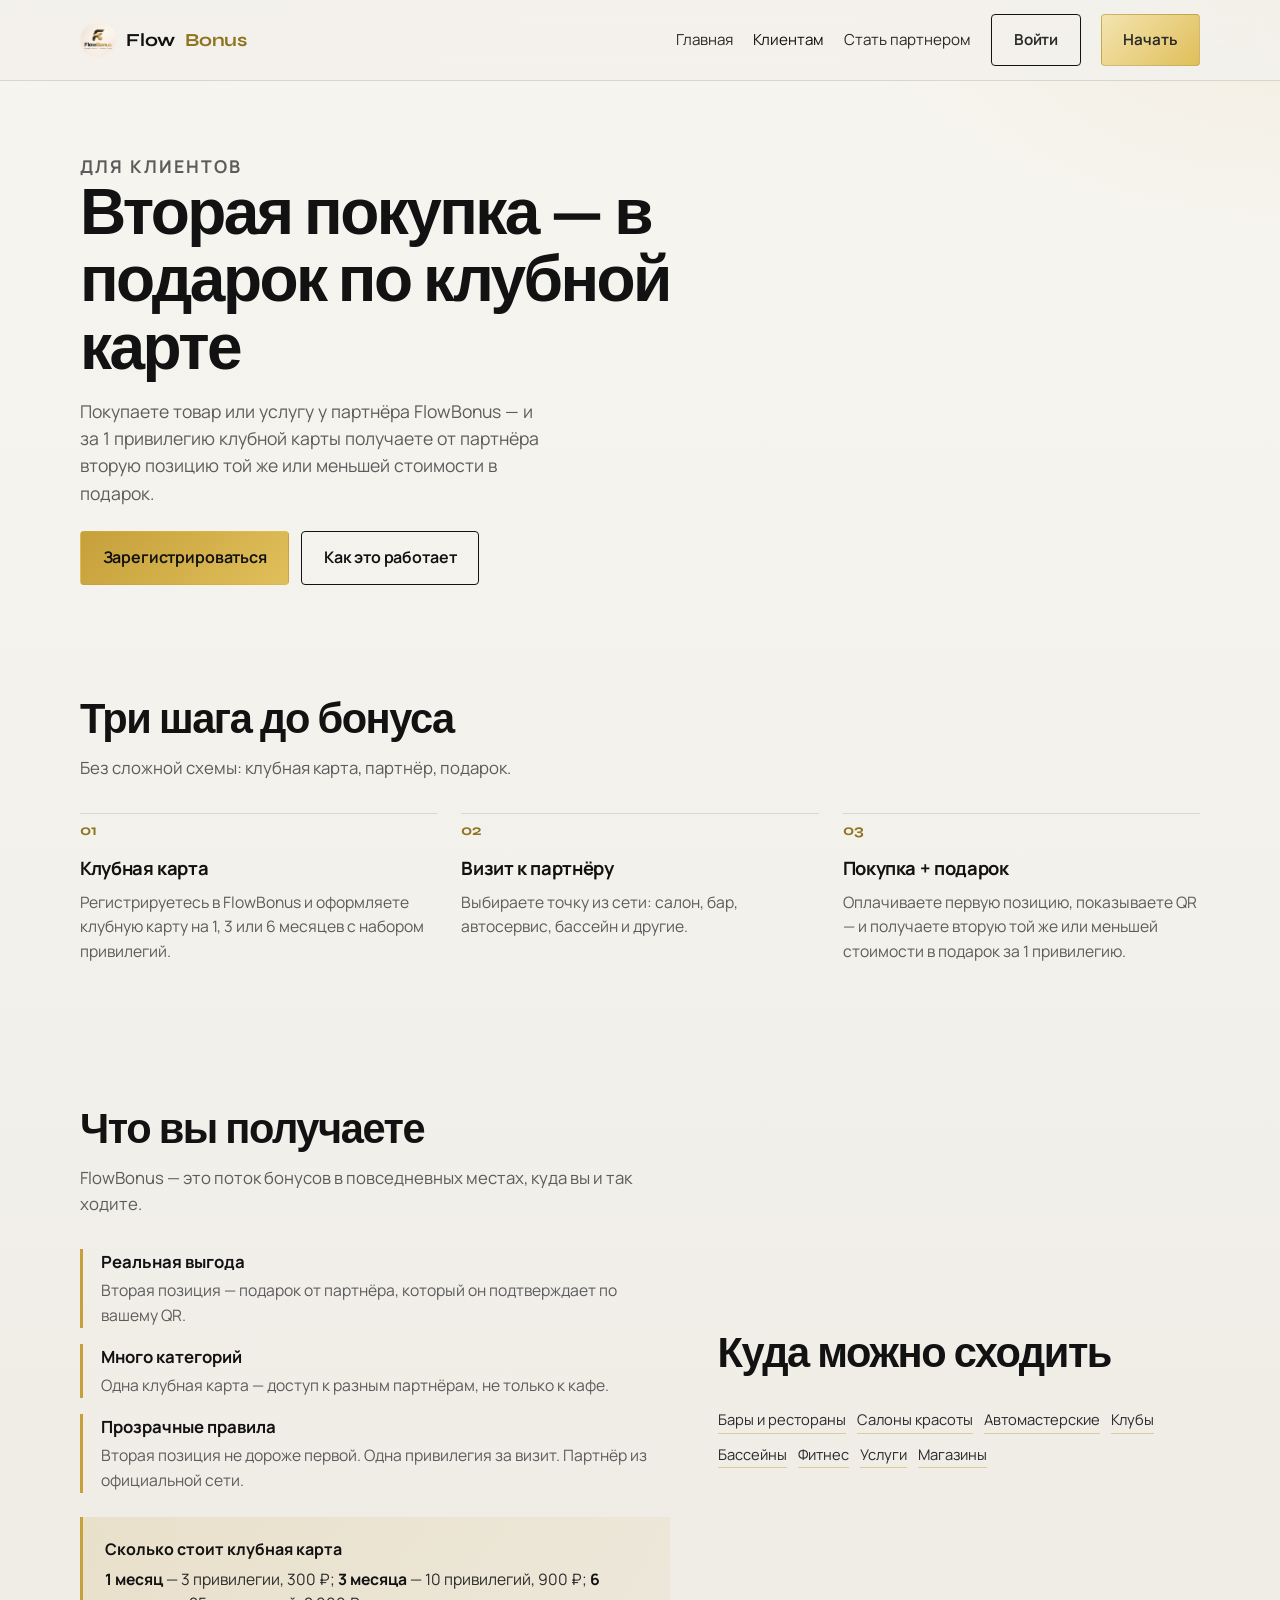
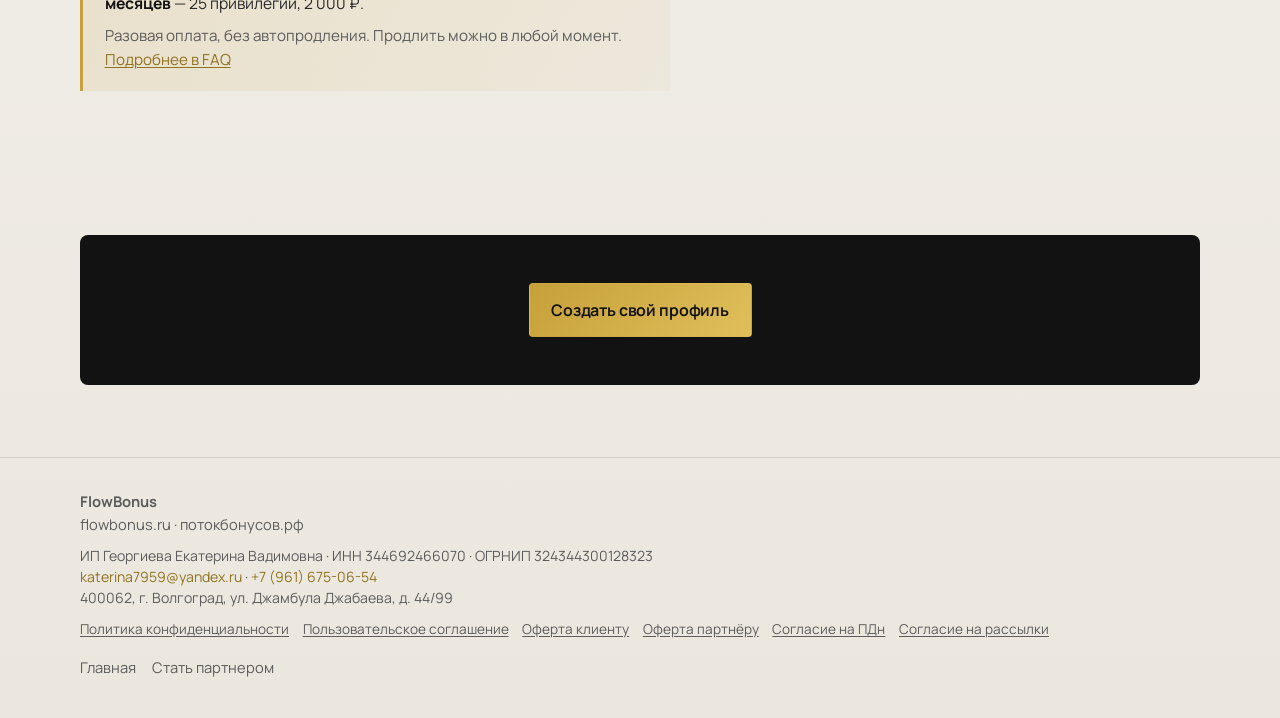
<file: clients.html>
<!DOCTYPE html>
<html lang="ru">
<head>
  <meta charset="UTF-8" />
  <meta name="viewport" content="width=device-width, initial-scale=1.0" />
  <title>Клиентам — FlowBonus</title>
  <meta name="description" content="FlowBonus для клиентов: оформите клубную карту, покупайте у партнёров и получайте вторую позицию той же или меньшей стоимости в подарок за 1 привилегию." />
  <link rel="icon" href="assets/favicon.ico" sizes="any" />
  <link rel="icon" type="image/png" href="assets/favicon-32.png" sizes="32x32" />
  <link rel="apple-touch-icon" href="assets/apple-touch-icon.png" />
  <link rel="preconnect" href="https://fonts.googleapis.com" />
  <link rel="preconnect" href="https://fonts.gstatic.com" crossorigin />
  <link href="https://fonts.googleapis.com/css2?family=Manrope:wght@400;500;600;700&family=Syne:wght@600;700;800&display=swap" rel="stylesheet" />
  <link rel="stylesheet" href="css/styles.css" />
  <link rel="stylesheet" href="css/mobile.css" />
</head>
<body>
  <header class="site-header">
    <div class="container nav">
      <a class="logo" href="index.html">
        <img class="logo-mark" src="flowbonus-hero.png" alt="" />
        Flow<span>Bonus</span>
      </a>
      <button class="nav-toggle" type="button" aria-expanded="false" aria-controls="nav-menu">Меню</button>
      <ul class="nav-links" id="nav-menu">
        <li><a href="index.html">Главная</a></li>
        <li><a class="is-active" href="clients.html">Клиентам</a></li>
        <li><a href="partners.html">Стать партнером</a></li>
        <li><a class="btn btn-ghost" href="#" data-open-modal="client-login">Войти</a></li>
        <li><a class="btn btn-primary" href="#start" data-open-modal="client-register">Начать</a></li>
      </ul>
    </div>
  </header>

  <main>
    <section class="page-hero">
      <div class="container">
        <p class="eyebrow">Для клиентов</p>
        <h1>Вторая покупка — в подарок по клубной карте</h1>
        <p>Покупаете товар или услугу у партнёра FlowBonus — и за 1 привилегию клубной карты получаете от партнёра вторую позицию той же или меньшей стоимости в подарок.</p>
        <div class="btn-row" style="margin-top: 1.5rem;">
          <button class="btn btn-gold" type="button" data-open-modal="client-register">Зарегистрироваться</button>
          <a class="btn btn-ghost" href="#how">Как это работает</a>
        </div>
      </div>
    </section>

    <section id="how">
      <div class="container">
        <div class="section-head reveal">
          <h2>Три шага до бонуса</h2>
          <p>Без сложной схемы: клубная карта, партнёр, подарок.</p>
        </div>
        <div class="steps">
          <article class="step reveal">
            <h3>Клубная карта</h3>
            <p>Регистрируетесь в FlowBonus и оформляете клубную карту на 1, 3 или 6 месяцев с набором привилегий.</p>
          </article>
          <article class="step reveal">
            <h3>Визит к партнёру</h3>
            <p>Выбираете точку из сети: салон, бар, автосервис, бассейн и другие.</p>
          </article>
          <article class="step reveal">
            <h3>Покупка + подарок</h3>
            <p>Оплачиваете первую позицию, показываете QR — и получаете вторую той же или меньшей стоимости в подарок за 1 привилегию.</p>
          </article>
        </div>
      </div>
    </section>

    <section>
      <div class="container split">
        <div class="reveal">
          <div class="section-head">
            <h2>Что вы получаете</h2>
            <p>FlowBonus — это поток бонусов в повседневных местах, куда вы и так ходите.</p>
          </div>
          <ul class="feature-list">
            <li>
              <strong>Реальная выгода</strong>
              <span>Вторая позиция — подарок от партнёра, который он подтверждает по вашему QR.</span>
            </li>
            <li>
              <strong>Много категорий</strong>
              <span>Одна клубная карта — доступ к разным партнёрам, не только к кафе.</span>
            </li>
            <li>
              <strong>Прозрачные правила</strong>
              <span>Вторая позиция не дороже первой. Одна привилегия за визит. Партнёр из официальной сети.</span>
            </li>
          </ul>
          <div class="coin-note">
            <strong>Сколько стоит клубная карта</strong>
            <p><span class="inline-strong">1 месяц</span> — 3 привилегии, 300 ₽; <span class="inline-strong">3 месяца</span> — 10 привилегий, 900 ₽; <span class="inline-strong">6 месяцев</span> — 25 привилегий, 2 000 ₽.</p>
            <p>Разовая оплата, без автопродления. Продлить можно в любой момент. <a href="/#faq-card-price">Подробнее в FAQ</a></p>
          </div>
        </div>
        <div class="reveal">
          <div class="section-head">
            <h2>Куда можно сходить</h2>
          </div>
          <div class="categories">
            <span>Бары и рестораны</span>
            <span>Салоны красоты</span>
            <span>Автомастерские</span>
            <span>Клубы</span>
            <span>Бассейны</span>
            <span>Фитнес</span>
            <span>Услуги</span>
            <span>Магазины</span>
          </div>
        </div>
      </div>
    </section>

    <section id="start">
      <div class="container">
        <div class="cta-band reveal" style="grid-template-columns: 1fr; justify-items: center; text-align: center;">
          <div class="btn-row">
            <button class="btn btn-gold" type="button" data-open-modal="client-register">
              Создать свой профиль
            </button>
          </div>
        </div>
      </div>
    </section>
  </main>

  <div class="modal" id="client-register" hidden aria-hidden="true">
    <div class="modal-backdrop" data-close-modal></div>
    <div class="modal-dialog" role="dialog" aria-modal="true" aria-labelledby="client-register-title">
      <button class="modal-close" type="button" data-close-modal aria-label="Закрыть">×</button>
      <h3 id="client-register-title">Регистрация клиента</h3>
      <p>Заполните все поля — откроем доступ к партнёрам FlowBonus.</p>
      <form class="form-grid" action="#" method="post" id="client-register-form">
        <label>
          ФИО
          <input type="text" name="fio" placeholder="Фамилия Имя Отчество" required autocomplete="name" />
        </label>
        <label>
          Номер телефона
          <input type="tel" name="phone" placeholder="+7 ..." required autocomplete="tel" />
        </label>
        <label>
          Email
          <input type="email" name="email" placeholder="mail@example.com" required autocomplete="email" />
        </label>
        <label>
          Город
          <input type="text" name="city" placeholder="Ваш город" required autocomplete="address-level2" />
        </label>
        <label>
          Пароль
          <input type="password" name="password" placeholder="Минимум 6 букв или цифр" required minlength="6" autocomplete="new-password" />
        </label>
        <label>
          Подтвердите пароль
          <input type="password" name="password2" placeholder="Повторите пароль" required minlength="6" autocomplete="new-password" />
        </label>
        <div class="form-consent">
          <input type="checkbox" id="client-accept-terms" name="accept_terms" value="1" required />
          <label class="form-consent-text" for="client-accept-terms">
            Принимаю
            <a href="/legal/terms.html" target="_blank" rel="noopener">пользовательское соглашение</a>
            и
            <a href="/legal/offer-client.html" target="_blank" rel="noopener">оферту клиенту</a>,
            подтверждаю, что мне исполнилось 18 лет.
          </label>
        </div>
        <div class="form-consent">
          <input type="checkbox" id="client-accept-pd" name="accept_pd" value="1" required />
          <label class="form-consent-text" for="client-accept-pd">
            Даю
            <a href="/legal/consent.html" target="_blank" rel="noopener">согласие на обработку персональных данных</a>
            в соответствии с
            <a href="/legal/privacy.html" target="_blank" rel="noopener">политикой конфиденциальности</a>.
          </label>
        </div>
        <div class="form-consent">
          <input type="checkbox" id="client-accept-marketing" name="accept_marketing" value="1" />
          <label class="form-consent-text" for="client-accept-marketing">
            Согласен(на) получать
            <a href="/legal/marketing.html" target="_blank" rel="noopener">рекламные и информационные сообщения</a>
            о новых партнёрах и акциях. Необязательно, можно отключить в кабинете.
          </label>
        </div>
        <button class="btn btn-primary" type="submit">Создать профиль</button>
        <p class="form-note" id="client-register-error"></p>
      </form>
    </div>
  </div>

  <div class="modal" id="client-login" hidden aria-hidden="true">
    <div class="modal-backdrop" data-close-modal></div>
    <div class="modal-dialog" role="dialog" aria-modal="true" aria-labelledby="client-login-title">
      <button class="modal-close" type="button" data-close-modal aria-label="Закрыть">×</button>
      <h3 id="client-login-title">Вход в кабинет</h3>
      <div class="login-role-switch" role="tablist">
        <button type="button" class="login-role is-active" data-login-role="client">Клиент</button>
        <button type="button" class="login-role" data-login-role="partner">Партнёр</button>
      </div>
      <p id="login-role-hint">Логин — номер телефона, пароль — из регистрации.</p>
      <form class="form-grid" action="#" method="post" id="client-login-form">
        <input type="hidden" name="role" id="login-role-input" value="client" />
        <label>
          Номер телефона
          <input type="tel" name="phone" placeholder="+7 ..." required autocomplete="username" />
        </label>
        <label>
          Пароль
          <input type="password" name="password" placeholder="Ваш пароль" required autocomplete="current-password" />
        </label>
        <button class="btn btn-primary" type="submit">Войти</button>
        <p class="form-note" id="client-login-error"></p>
        <button class="link-support" type="button" data-open-modal="support-stub">Не могу войти, обратиться в техподдержку</button>
      </form>
    </div>
  </div>

  <div class="modal" id="support-stub" hidden aria-hidden="true">
    <div class="modal-backdrop" data-close-modal></div>
    <div class="modal-dialog" role="dialog" aria-modal="true" aria-labelledby="support-stub-title">
      <button class="modal-close" type="button" data-close-modal aria-label="Закрыть">×</button>
      <h3 id="support-stub-title">Техподдержка</h3>
      <p>Раздел временно в разработке. Скоро здесь появится чат и контакты поддержки FlowBonus.</p>
      <button class="btn btn-gold" type="button" data-close-modal>Понятно</button>
    </div>
  </div>

  <footer class="site-footer">
    <div class="container footer-inner">
      <div>
        <strong>FlowBonus</strong><br />
        <a href="https://flowbonus.ru">flowbonus.ru</a> · <a href="https://потокбонусов.рф">потокбонусов.рф</a>
        <div class="footer-contacts">
          ИП Георгиева Екатерина Вадимовна · ИНН 344692466070 · ОГРНИП 324344300128323<br />
          <a href="mailto:katerina7959@yandex.ru">katerina7959@yandex.ru</a> ·
          <a href="tel:+79616750654">+7 (961) 675-06-54</a><br />
          400062, г. Волгоград, ул. Джамбула Джабаева, д. 44/99
        </div>
        <div class="footer-legal">
          <a href="/legal/privacy.html">Политика конфиденциальности</a>
          <a href="/legal/terms.html">Пользовательское соглашение</a>
          <a href="/legal/offer-client.html">Оферта клиенту</a>
          <a href="/legal/offer-partner.html">Оферта партнёру</a>
          <a href="/legal/consent.html">Согласие на ПДн</a>
          <a href="/legal/marketing.html">Согласие на рассылки</a>
        </div>
      </div>
      <div class="footer-links">
        <a href="index.html">Главная</a>
        <a href="partners.html">Стать партнером</a>
      </div>
    </div>
  </footer>

  <script src="js/main.js"></script>
  <script src="js/mobile.js"></script>
</body>
</html>
</file>
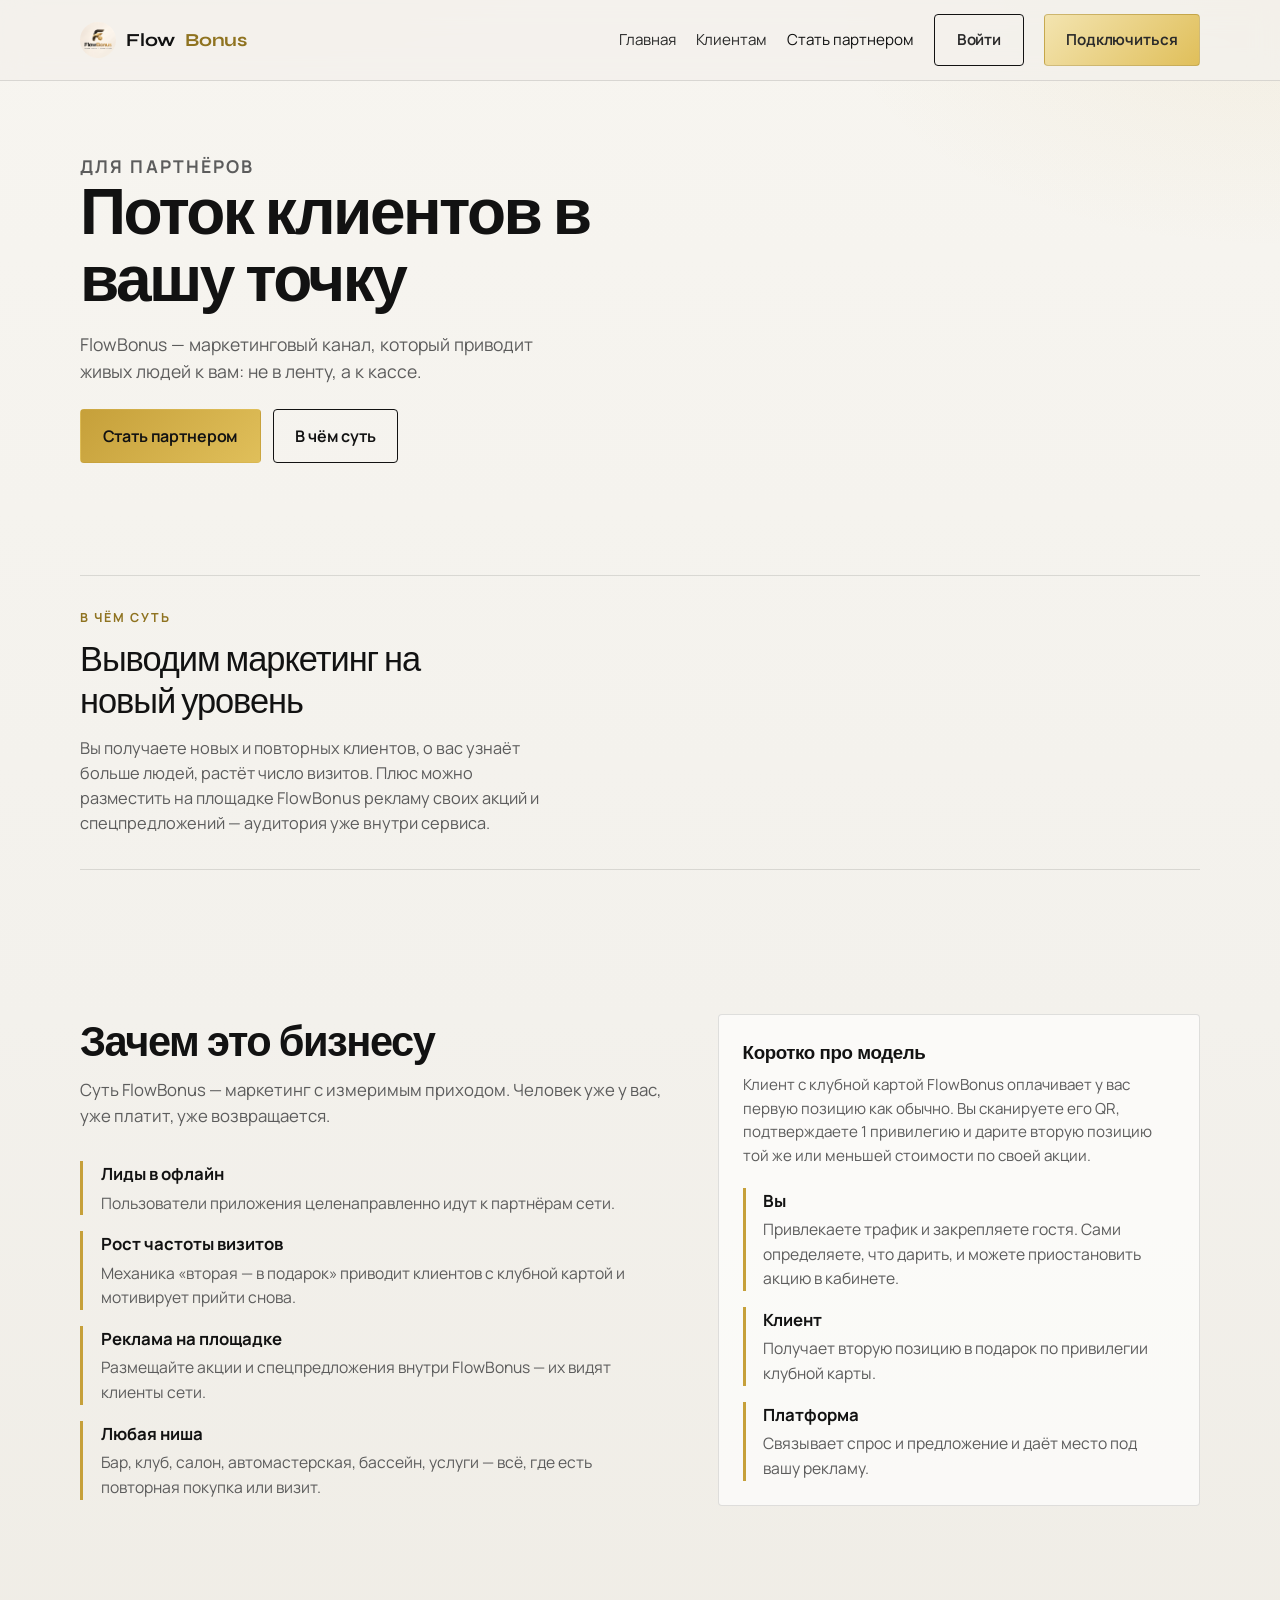
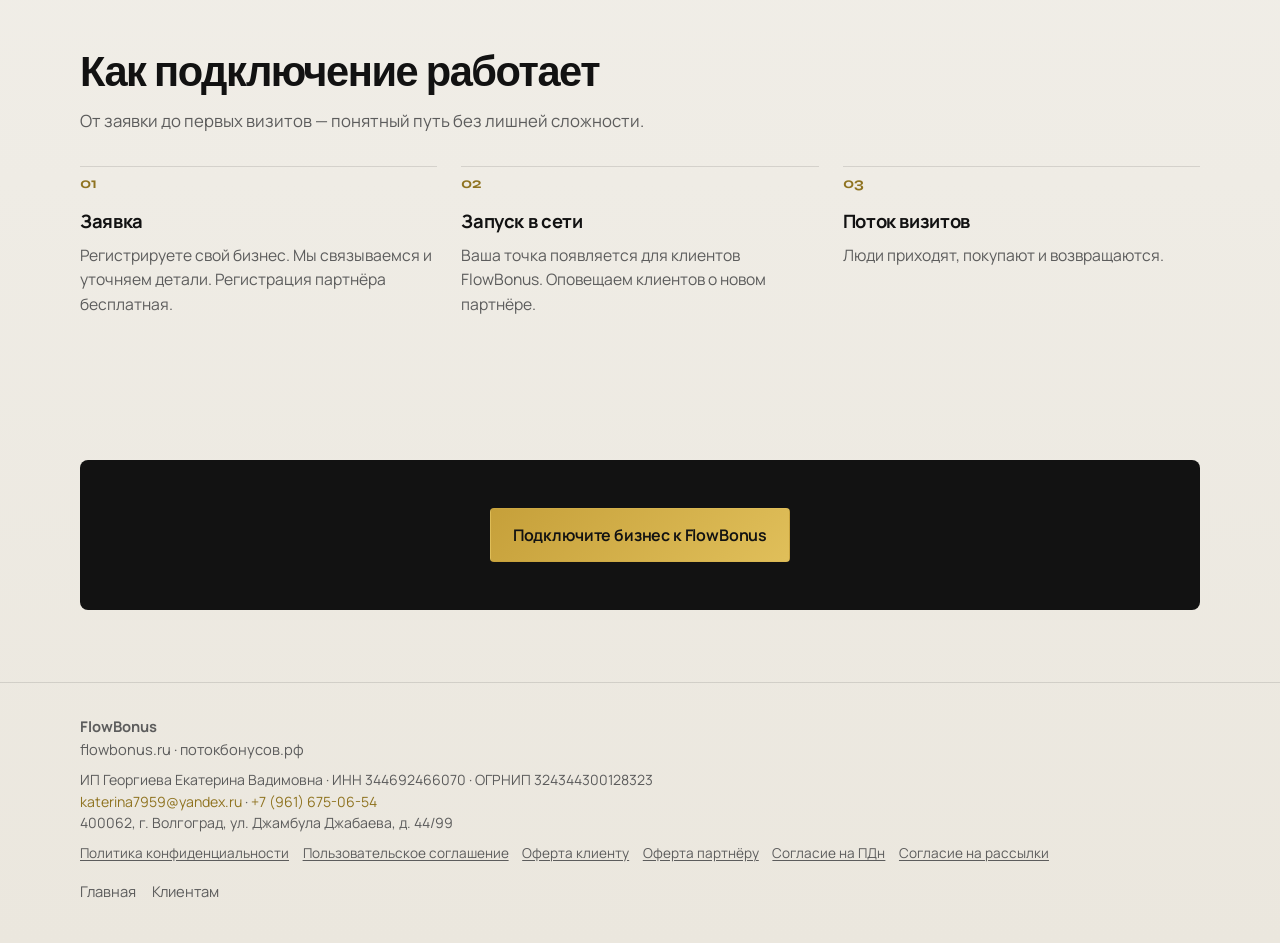
<file: partners.html>
<!DOCTYPE html>
<html lang="ru">
<head>
  <meta charset="UTF-8" />
  <meta name="viewport" content="width=device-width, initial-scale=1.0" />
  <title>Стать партнером — FlowBonus</title>
  <meta name="description" content="FlowBonus для партнёров: поток живых клиентов к кассе, рост числа визитов и реклама акций на площадке." />
  <link rel="icon" href="assets/favicon.ico" sizes="any" />
  <link rel="icon" type="image/png" href="assets/favicon-32.png" sizes="32x32" />
  <link rel="apple-touch-icon" href="assets/apple-touch-icon.png" />
  <link rel="preconnect" href="https://fonts.googleapis.com" />
  <link rel="preconnect" href="https://fonts.gstatic.com" crossorigin />
  <link href="https://fonts.googleapis.com/css2?family=Manrope:wght@400;500;600;700&family=Syne:wght@600;700;800&display=swap" rel="stylesheet" />
  <link rel="stylesheet" href="css/styles.css" />
  <link rel="stylesheet" href="css/mobile.css" />
</head>
<body>
  <header class="site-header">
    <div class="container nav">
      <a class="logo" href="index.html">
        <img class="logo-mark" src="flowbonus-hero.png" alt="" />
        Flow<span>Bonus</span>
      </a>
      <button class="nav-toggle" type="button" aria-expanded="false" aria-controls="nav-menu">Меню</button>
      <ul class="nav-links" id="nav-menu">
        <li><a href="index.html">Главная</a></li>
        <li><a href="clients.html">Клиентам</a></li>
        <li><a class="is-active" href="partners.html">Стать партнером</a></li>
        <li><a class="btn btn-ghost" href="#" data-open-modal="client-login">Войти</a></li>
        <li><a class="btn btn-primary" href="#join" data-open-modal="partner-register">Подключиться</a></li>
      </ul>
    </div>
  </header>

  <main>
    <section class="page-hero">
      <div class="container">
        <p class="eyebrow">Для партнёров</p>
        <h1>Поток клиентов в вашу точку</h1>
        <p>FlowBonus — маркетинговый канал, который приводит живых людей к вам: не в ленту, а к кассе.</p>
        <div class="btn-row" style="margin-top: 1.5rem;">
          <button class="btn btn-gold" type="button" data-open-modal="partner-register">Стать партнером</button>
          <a class="btn btn-ghost" href="#tp">В чём суть</a>
        </div>
      </div>
    </section>

    <section id="tp">
      <div class="container">
        <div class="tp-block reveal">
          <div class="tp-label">В чём суть</div>
          <p class="tp-text tp-text-wide">Выводим маркетинг на новый уровень</p>
          <p class="tp-support">
            Вы получаете новых и повторных клиентов, о вас узнаёт больше людей, растёт число визитов.
            Плюс можно разместить на площадке FlowBonus рекламу своих акций и спецпредложений — аудитория уже внутри сервиса.
          </p>
        </div>
      </div>
    </section>

    <section>
      <div class="container split">
        <div class="reveal">
          <div class="section-head">
            <h2>Зачем это бизнесу</h2>
            <p>Суть FlowBonus — маркетинг с измеримым приходом. Человек уже у вас, уже платит, уже возвращается.</p>
          </div>
          <ul class="feature-list">
            <li>
              <strong>Лиды в офлайн</strong>
              <span>Пользователи приложения целенаправленно идут к партнёрам сети.</span>
            </li>
            <li>
              <strong>Рост частоты визитов</strong>
              <span>Механика «вторая — в подарок» приводит клиентов с клубной картой и мотивирует прийти снова.</span>
            </li>
            <li>
              <strong>Реклама на площадке</strong>
              <span>Размещайте акции и спецпредложения внутри FlowBonus — их видят клиенты сети.</span>
            </li>
            <li>
              <strong>Любая ниша</strong>
              <span>Бар, клуб, салон, автомастерская, бассейн, услуги — всё, где есть повторная покупка или визит.</span>
            </li>
          </ul>
        </div>
        <div class="form-panel reveal">
          <h3>Коротко про модель</h3>
          <p>Клиент с клубной картой FlowBonus оплачивает у вас первую позицию как обычно. Вы сканируете его QR, подтверждаете 1 привилегию и дарите вторую позицию той же или меньшей стоимости по своей акции.</p>
          <ul class="feature-list">
            <li>
              <strong>Вы</strong>
              <span>Привлекаете трафик и закрепляете гостя. Сами определяете, что дарить, и можете приостановить акцию в кабинете.</span>
            </li>
            <li>
              <strong>Клиент</strong>
              <span>Получает вторую позицию в подарок по привилегии клубной карты.</span>
            </li>
            <li>
              <strong>Платформа</strong>
              <span>Связывает спрос и предложение и даёт место под вашу рекламу.</span>
            </li>
          </ul>
        </div>
      </div>
    </section>

    <section>
      <div class="container">
        <div class="section-head reveal">
          <h2>Как подключение работает</h2>
          <p>От заявки до первых визитов — понятный путь без лишней сложности.</p>
        </div>
        <div class="steps">
          <article class="step reveal">
            <h3>Заявка</h3>
            <p>Регистрируете свой бизнес. Мы связываемся и уточняем детали. Регистрация партнёра бесплатная.</p>
          </article>
          <article class="step reveal">
            <h3>Запуск в сети</h3>
            <p>Ваша точка появляется для клиентов FlowBonus. Оповещаем клиентов о новом партнёре.</p>
          </article>
          <article class="step reveal">
            <h3>Поток визитов</h3>
            <p>Люди приходят, покупают и возвращаются.</p>
          </article>
        </div>
      </div>
    </section>

    <section id="join">
      <div class="container">
        <div class="cta-band reveal" style="grid-template-columns: 1fr; justify-items: center; text-align: center;">
          <div class="btn-row">
            <button class="btn btn-gold" type="button" data-open-modal="partner-register">
              Подключите бизнес к FlowBonus
            </button>
          </div>
        </div>
      </div>
    </section>
  </main>

  <div class="modal" id="partner-register" hidden aria-hidden="true">
    <div class="modal-backdrop" data-close-modal></div>
    <div class="modal-dialog" role="dialog" aria-modal="true" aria-labelledby="partner-register-title">
      <button class="modal-close" type="button" data-close-modal aria-label="Закрыть">×</button>
      <h3 id="partner-register-title">Регистрация партнёра</h3>
      <p>Создайте кабинет бесплатно. После регистрации откроется личный кабинет партнёра.</p>
      <form class="form-grid" action="#" method="post" id="partner-register-form">
        <label>
          Торговое название
          <input type="text" name="business" placeholder="Как называется точка" required />
        </label>
        <label>
          Сфера
          <select name="category" required>
            <option value="">Выберите</option>
            <option>Салон красоты</option>
            <option>Парикмахерская</option>
            <option>Ногтевой сервис</option>
            <option>Косметология</option>
            <option>SPA и массаж</option>
            <option>Барбершоп</option>
            <option>Ресторан</option>
            <option>Кафе</option>
            <option>Бар / паб</option>
            <option>Кальянная</option>
            <option>Суши / роллы</option>
            <option>Пекарня / кондитерская</option>
            <option>Фитнес / спортзал</option>
            <option>Йога / пилатес</option>
            <option>Бассейн</option>
            <option>Баня / сауна</option>
            <option>Автосервис</option>
            <option>Автомойка</option>
            <option>Шиномонтаж</option>
            <option>Детейлинг</option>
            <option>Стоматология</option>
            <option>Медицинский центр</option>
            <option>Аптека</option>
            <option>Ветеринария</option>
            <option>Магазин одежды</option>
            <option>Магазин продуктов</option>
            <option>Цветы</option>
            <option>Зоотовары</option>
            <option>Детский центр</option>
            <option>Образование / курсы</option>
            <option>Развлечения</option>
            <option>Клуб / караоке</option>
            <option>Кино / боулинг</option>
            <option>Гостиница / хостел</option>
            <option>Фотостудия</option>
            <option>Клининг</option>
            <option>Ремонт техники</option>
            <option>Ателье / химчистка</option>
            <option>Другое</option>
          </select>
        </label>
        <label>
          Имя контактного лица
          <input type="text" name="name" placeholder="Как к вам обращаться" required />
        </label>
        <label>
          Телефон (логин)
          <input type="tel" name="phone" placeholder="+7 ..." required autocomplete="tel" />
        </label>
        <label>
          Город
          <input type="text" name="city" placeholder="Город точки" />
        </label>
        <label>
          Адрес
          <input type="text" name="address" placeholder="Улица, дом" />
        </label>
        <label>
          Пароль
          <input type="password" name="password" placeholder="Минимум 6 букв или цифр" required minlength="6" autocomplete="new-password" />
        </label>
        <label>
          Подтвердите пароль
          <input type="password" name="password2" placeholder="Повторите пароль" required minlength="6" autocomplete="new-password" />
        </label>
        <label>
          Комментарий
          <textarea name="comment" placeholder="Акции и спецпредложения"></textarea>
        </label>
        <div class="form-consent">
          <input type="checkbox" id="partner-accept-terms" name="accept_terms" value="1" required />
          <label class="form-consent-text" for="partner-accept-terms">
            Принимаю
            <a href="/legal/terms.html" target="_blank" rel="noopener">пользовательское соглашение</a>
            и
            <a href="/legal/offer-partner.html" target="_blank" rel="noopener">оферту партнёру</a>,
            подтверждаю полномочия действовать от имени партнёра.
          </label>
        </div>
        <div class="form-consent">
          <input type="checkbox" id="partner-accept-pd" name="accept_pd" value="1" required />
          <label class="form-consent-text" for="partner-accept-pd">
            Даю
            <a href="/legal/consent.html" target="_blank" rel="noopener">согласие на обработку персональных данных</a>
            в соответствии с
            <a href="/legal/privacy.html" target="_blank" rel="noopener">политикой конфиденциальности</a>.
          </label>
        </div>
        <div class="form-consent">
          <input type="checkbox" id="partner-accept-marketing" name="accept_marketing" value="1" />
          <label class="form-consent-text" for="partner-accept-marketing">
            Согласен(на) получать
            <a href="/legal/marketing.html" target="_blank" rel="noopener">информационные и рекламные сообщения</a>
            о работе платформы. Необязательно.
          </label>
        </div>
        <button class="btn btn-primary" type="submit">Создать кабинет</button>
        <p class="form-note" id="partner-register-error"></p>
      </form>
    </div>
  </div>

  <div class="modal" id="client-login" hidden aria-hidden="true">
    <div class="modal-backdrop" data-close-modal></div>
    <div class="modal-dialog" role="dialog" aria-modal="true" aria-labelledby="client-login-title">
      <button class="modal-close" type="button" data-close-modal aria-label="Закрыть">×</button>
      <h3 id="client-login-title">Вход в кабинет</h3>
      <div class="login-role-switch" role="tablist">
        <button type="button" class="login-role is-active" data-login-role="client">Клиент</button>
        <button type="button" class="login-role" data-login-role="partner">Партнёр</button>
      </div>
      <p id="login-role-hint">Логин — номер телефона, пароль — из регистрации.</p>
      <form class="form-grid" action="#" method="post" id="client-login-form">
        <input type="hidden" name="role" id="login-role-input" value="client" />
        <label>
          Номер телефона
          <input type="tel" name="phone" placeholder="+7 ..." required autocomplete="username" />
        </label>
        <label>
          Пароль
          <input type="password" name="password" placeholder="Ваш пароль" required autocomplete="current-password" />
        </label>
        <button class="btn btn-primary" type="submit">Войти</button>
        <p class="form-note" id="client-login-error"></p>
        <button class="link-support" type="button" data-open-modal="support-stub">Не могу войти, обратиться в техподдержку</button>
      </form>
    </div>
  </div>

  <div class="modal" id="support-stub" hidden aria-hidden="true">
    <div class="modal-backdrop" data-close-modal></div>
    <div class="modal-dialog" role="dialog" aria-modal="true" aria-labelledby="support-stub-title">
      <button class="modal-close" type="button" data-close-modal aria-label="Закрыть">×</button>
      <h3 id="support-stub-title">Техподдержка</h3>
      <p>Раздел временно в разработке. Скоро здесь появится чат и контакты поддержки FlowBonus.</p>
      <button class="btn btn-gold" type="button" data-close-modal>Понятно</button>
    </div>
  </div>

  <footer class="site-footer">
    <div class="container footer-inner">
      <div>
        <strong>FlowBonus</strong><br />
        <a href="https://flowbonus.ru">flowbonus.ru</a> · <a href="https://потокбонусов.рф">потокбонусов.рф</a>
        <div class="footer-contacts">
          ИП Георгиева Екатерина Вадимовна · ИНН 344692466070 · ОГРНИП 324344300128323<br />
          <a href="mailto:katerina7959@yandex.ru">katerina7959@yandex.ru</a> ·
          <a href="tel:+79616750654">+7 (961) 675-06-54</a><br />
          400062, г. Волгоград, ул. Джамбула Джабаева, д. 44/99
        </div>
        <div class="footer-legal">
          <a href="/legal/privacy.html">Политика конфиденциальности</a>
          <a href="/legal/terms.html">Пользовательское соглашение</a>
          <a href="/legal/offer-client.html">Оферта клиенту</a>
          <a href="/legal/offer-partner.html">Оферта партнёру</a>
          <a href="/legal/consent.html">Согласие на ПДн</a>
          <a href="/legal/marketing.html">Согласие на рассылки</a>
        </div>
      </div>
      <div class="footer-links">
        <a href="index.html">Главная</a>
        <a href="clients.html">Клиентам</a>
      </div>
    </div>
  </footer>

  <script src="js/main.js"></script>
  <script src="js/mobile.js"></script>
</body>
</html>
</file>
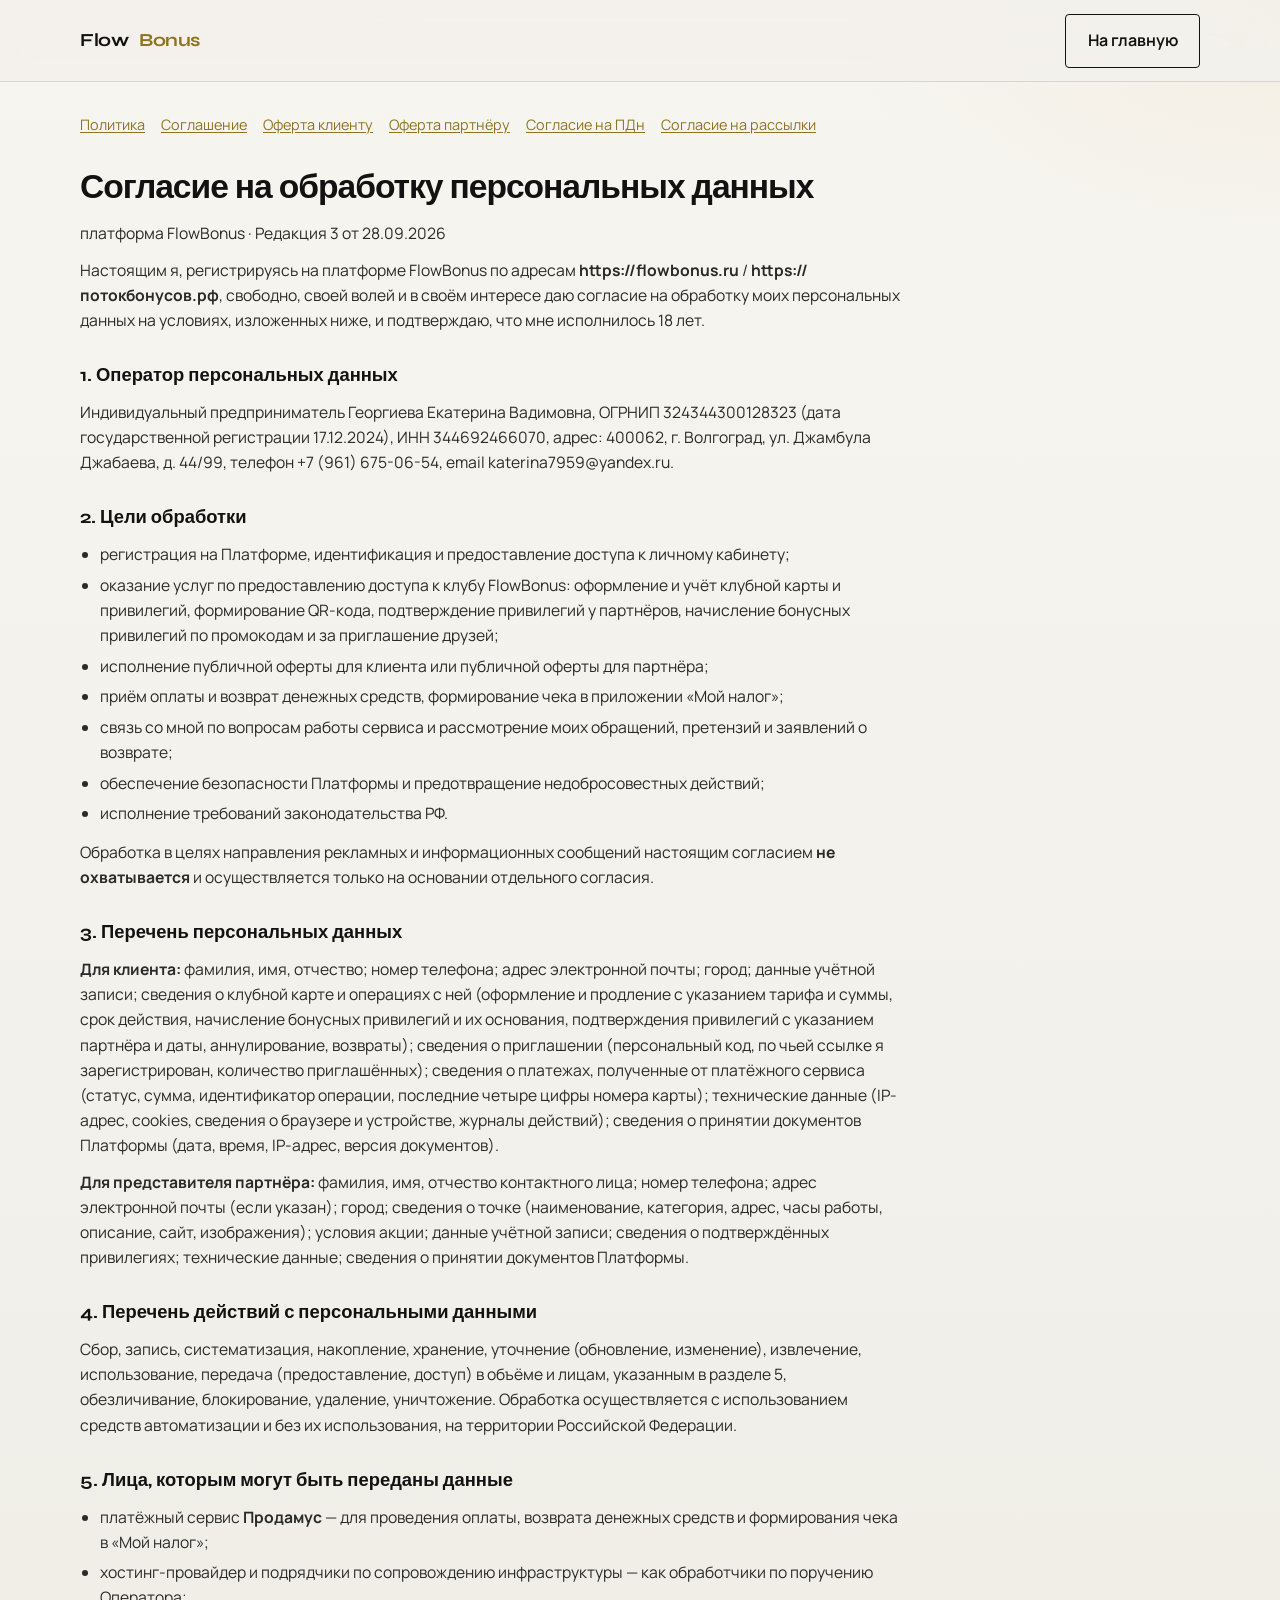
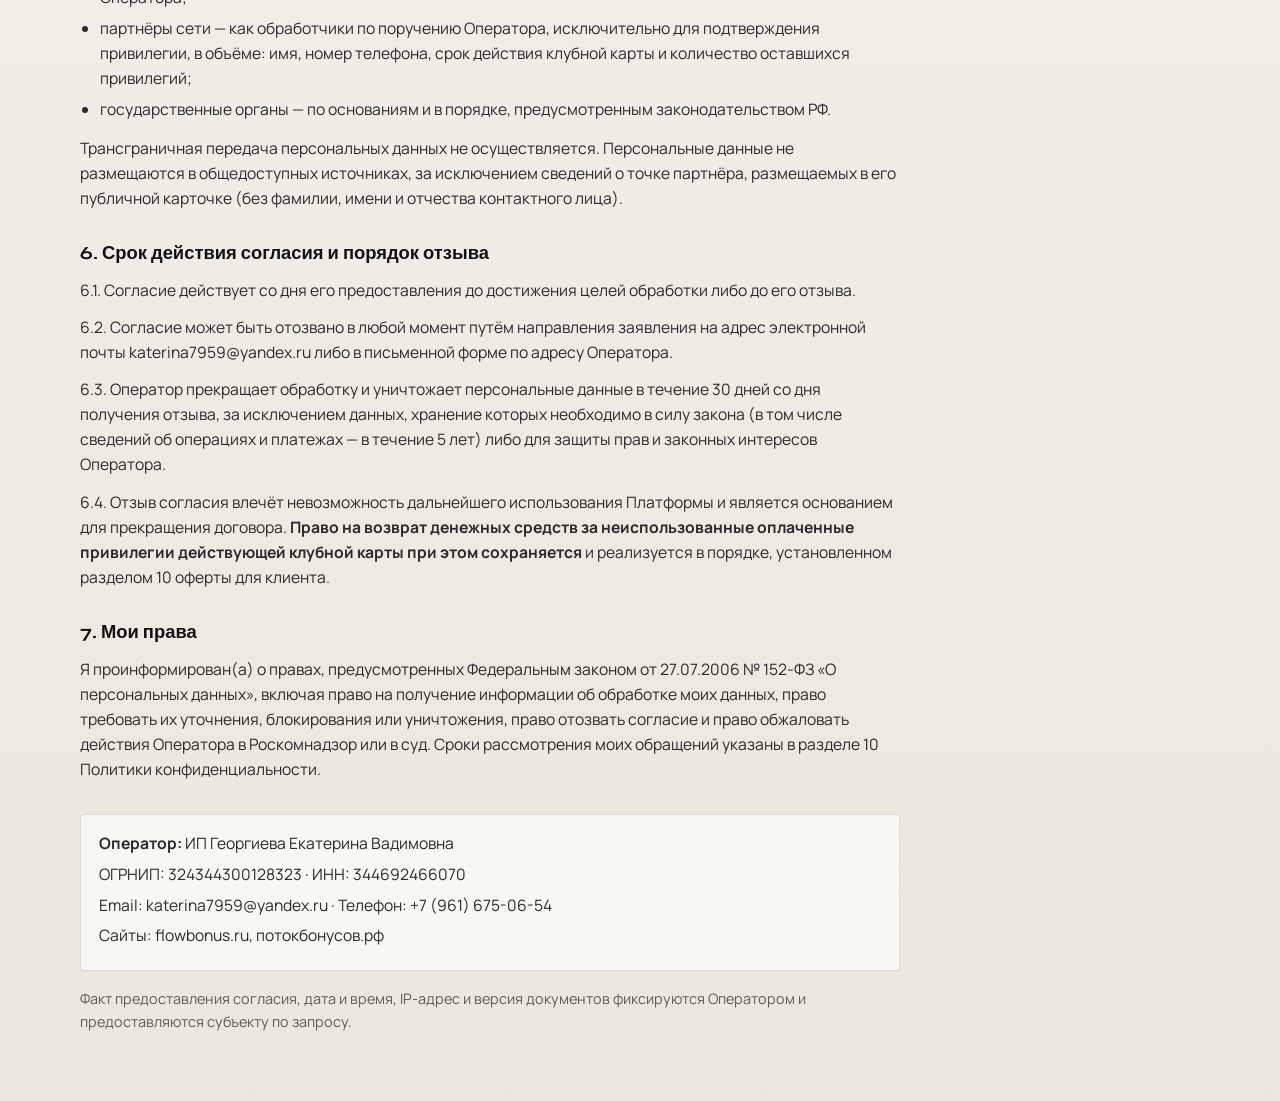
<file: legal/consent.html>
<!DOCTYPE html>
<html lang="ru">
<head>
  <meta charset="UTF-8" />
  <meta name="viewport" content="width=device-width, initial-scale=1.0" />
  <title>Согласие на обработку персональных данных — FlowBonus</title>
  <link rel="icon" href="/assets/favicon.ico" sizes="any" />
  <link rel="preconnect" href="https://fonts.googleapis.com" />
  <link rel="preconnect" href="https://fonts.gstatic.com" crossorigin />
  <link href="https://fonts.googleapis.com/css2?family=Manrope:wght@400;500;600;700&family=Syne:wght@600;700;800&display=swap" rel="stylesheet" />
  <link rel="stylesheet" href="/css/styles.css" />
  <link rel="stylesheet" href="/css/legal.css" />
</head>
<body class="legal-body">
  <header class="site-header">
    <div class="container nav">
      <a class="logo" href="/">Flow<span>Bonus</span></a>
      <a class="btn btn-ghost" href="/">На главную</a>
    </div>
  </header>
  <main class="container legal-main">
    <article class="legal-doc">
      <nav class="legal-nav" aria-label="Документы">
        <a href="/legal/privacy.html">Политика</a>
        <a href="/legal/terms.html">Соглашение</a>
        <a href="/legal/offer-client.html">Оферта клиенту</a>
        <a href="/legal/offer-partner.html">Оферта партнёру</a>
        <a href="/legal/consent.html">Согласие на ПДн</a>
        <a href="/legal/marketing.html">Согласие на рассылки</a>
      </nav>
      <h1>Согласие на обработку персональных данных</h1>
      <p class="legal-meta">платформа FlowBonus · Редакция 3 от 28.09.2026</p>

      <p>Настоящим я, регистрируясь на платформе FlowBonus по адресам <strong>https://flowbonus.ru</strong> / <strong>https://потокбонусов.рф</strong>, свободно, своей волей и в своём интересе даю согласие на обработку моих персональных данных на условиях, изложенных ниже, и подтверждаю, что мне исполнилось 18 лет.</p>

      <h2>1. Оператор персональных данных</h2>
      <p>Индивидуальный предприниматель Георгиева Екатерина Вадимовна, ОГРНИП 324344300128323 (дата государственной регистрации 17.12.2024), ИНН 344692466070, адрес: 400062, г. Волгоград, ул. Джамбула Джабаева, д. 44/99, телефон +7 (961) 675-06-54, email katerina7959@yandex.ru.</p>

      <h2>2. Цели обработки</h2>
      <ul>
        <li>регистрация на Платформе, идентификация и предоставление доступа к личному кабинету;</li>
        <li>оказание услуг по предоставлению доступа к клубу FlowBonus: оформление и учёт клубной карты и привилегий, формирование QR-кода, подтверждение привилегий у партнёров, начисление бонусных привилегий по промокодам и за приглашение друзей;</li>
        <li>исполнение <a href="/legal/offer-client.html">публичной оферты для клиента</a> или <a href="/legal/offer-partner.html">публичной оферты для партнёра</a>;</li>
        <li>приём оплаты и возврат денежных средств, формирование чека в приложении «Мой налог»;</li>
        <li>связь со мной по вопросам работы сервиса и рассмотрение моих обращений, претензий и заявлений о возврате;</li>
        <li>обеспечение безопасности Платформы и предотвращение недобросовестных действий;</li>
        <li>исполнение требований законодательства РФ.</li>
      </ul>
      <p>Обработка в целях направления рекламных и информационных сообщений настоящим согласием <strong>не охватывается</strong> и осуществляется только на основании <a href="/legal/marketing.html">отдельного согласия</a>.</p>

      <h2>3. Перечень персональных данных</h2>
      <p><strong>Для клиента:</strong> фамилия, имя, отчество; номер телефона; адрес электронной почты; город; данные учётной записи; сведения о клубной карте и операциях с ней (оформление и продление с указанием тарифа и суммы, срок действия, начисление бонусных привилегий и их основания, подтверждения привилегий с указанием партнёра и даты, аннулирование, возвраты); сведения о приглашении (персональный код, по чьей ссылке я зарегистрирован, количество приглашённых); сведения о платежах, полученные от платёжного сервиса (статус, сумма, идентификатор операции, последние четыре цифры номера карты); технические данные (IP-адрес, cookies, сведения о браузере и устройстве, журналы действий); сведения о принятии документов Платформы (дата, время, IP-адрес, версия документов).</p>
      <p><strong>Для представителя партнёра:</strong> фамилия, имя, отчество контактного лица; номер телефона; адрес электронной почты (если указан); город; сведения о точке (наименование, категория, адрес, часы работы, описание, сайт, изображения); условия акции; данные учётной записи; сведения о подтверждённых привилегиях; технические данные; сведения о принятии документов Платформы.</p>

      <h2>4. Перечень действий с персональными данными</h2>
      <p>Сбор, запись, систематизация, накопление, хранение, уточнение (обновление, изменение), извлечение, использование, передача (предоставление, доступ) в объёме и лицам, указанным в разделе 5, обезличивание, блокирование, удаление, уничтожение. Обработка осуществляется с использованием средств автоматизации и без их использования, на территории Российской Федерации.</p>

      <h2>5. Лица, которым могут быть переданы данные</h2>
      <ul>
        <li>платёжный сервис <strong>Продамус</strong> — для проведения оплаты, возврата денежных средств и формирования чека в «Мой налог»;</li>
        <li>хостинг-провайдер и подрядчики по сопровождению инфраструктуры — как обработчики по поручению Оператора;</li>
        <li>партнёры сети — как обработчики по поручению Оператора, исключительно для подтверждения привилегии, в объёме: имя, номер телефона, срок действия клубной карты и количество оставшихся привилегий;</li>
        <li>государственные органы — по основаниям и в порядке, предусмотренным законодательством РФ.</li>
      </ul>
      <p>Трансграничная передача персональных данных не осуществляется. Персональные данные не размещаются в общедоступных источниках, за исключением сведений о точке партнёра, размещаемых в его публичной карточке (без фамилии, имени и отчества контактного лица).</p>

      <h2>6. Срок действия согласия и порядок отзыва</h2>
      <p>6.1. Согласие действует со дня его предоставления до достижения целей обработки либо до его отзыва.</p>
      <p>6.2. Согласие может быть отозвано в любой момент путём направления заявления на адрес электронной почты <a href="mailto:katerina7959@yandex.ru">katerina7959@yandex.ru</a> либо в письменной форме по адресу Оператора.</p>
      <p>6.3. Оператор прекращает обработку и уничтожает персональные данные в течение 30 дней со дня получения отзыва, за исключением данных, хранение которых необходимо в силу закона (в том числе сведений об операциях и платежах — в течение 5 лет) либо для защиты прав и законных интересов Оператора.</p>
      <p>6.4. Отзыв согласия влечёт невозможность дальнейшего использования Платформы и является основанием для прекращения договора. <strong>Право на возврат денежных средств за неиспользованные оплаченные привилегии действующей клубной карты при этом сохраняется</strong> и реализуется в порядке, установленном разделом 10 оферты для клиента.</p>

      <h2>7. Мои права</h2>
      <p>Я проинформирован(а) о правах, предусмотренных Федеральным законом от 27.07.2006 № 152-ФЗ «О персональных данных», включая право на получение информации об обработке моих данных, право требовать их уточнения, блокирования или уничтожения, право отозвать согласие и право обжаловать действия Оператора в Роскомнадзор или в суд. Сроки рассмотрения моих обращений указаны в разделе 10 <a href="/legal/privacy.html">Политики конфиденциальности</a>.</p>

      <div class="legal-requisites">
        <p><strong>Оператор:</strong> ИП Георгиева Екатерина Вадимовна</p>
        <p>ОГРНИП: 324344300128323 · ИНН: 344692466070</p>
        <p>Email: <a href="mailto:katerina7959@yandex.ru">katerina7959@yandex.ru</a> · Телефон: <a href="tel:+79616750654">+7 (961) 675-06-54</a></p>
        <p>Сайты: <a href="https://flowbonus.ru">flowbonus.ru</a>, <a href="https://потокбонусов.рф">потокбонусов.рф</a></p>
      </div>
      <p style="margin-top:1rem;font-size:0.9rem;color:var(--muted);">Факт предоставления согласия, дата и время, IP-адрес и версия документов фиксируются Оператором и предоставляются субъекту по запросу.</p>
    </article>
  </main>
</body>
</html>
</file>
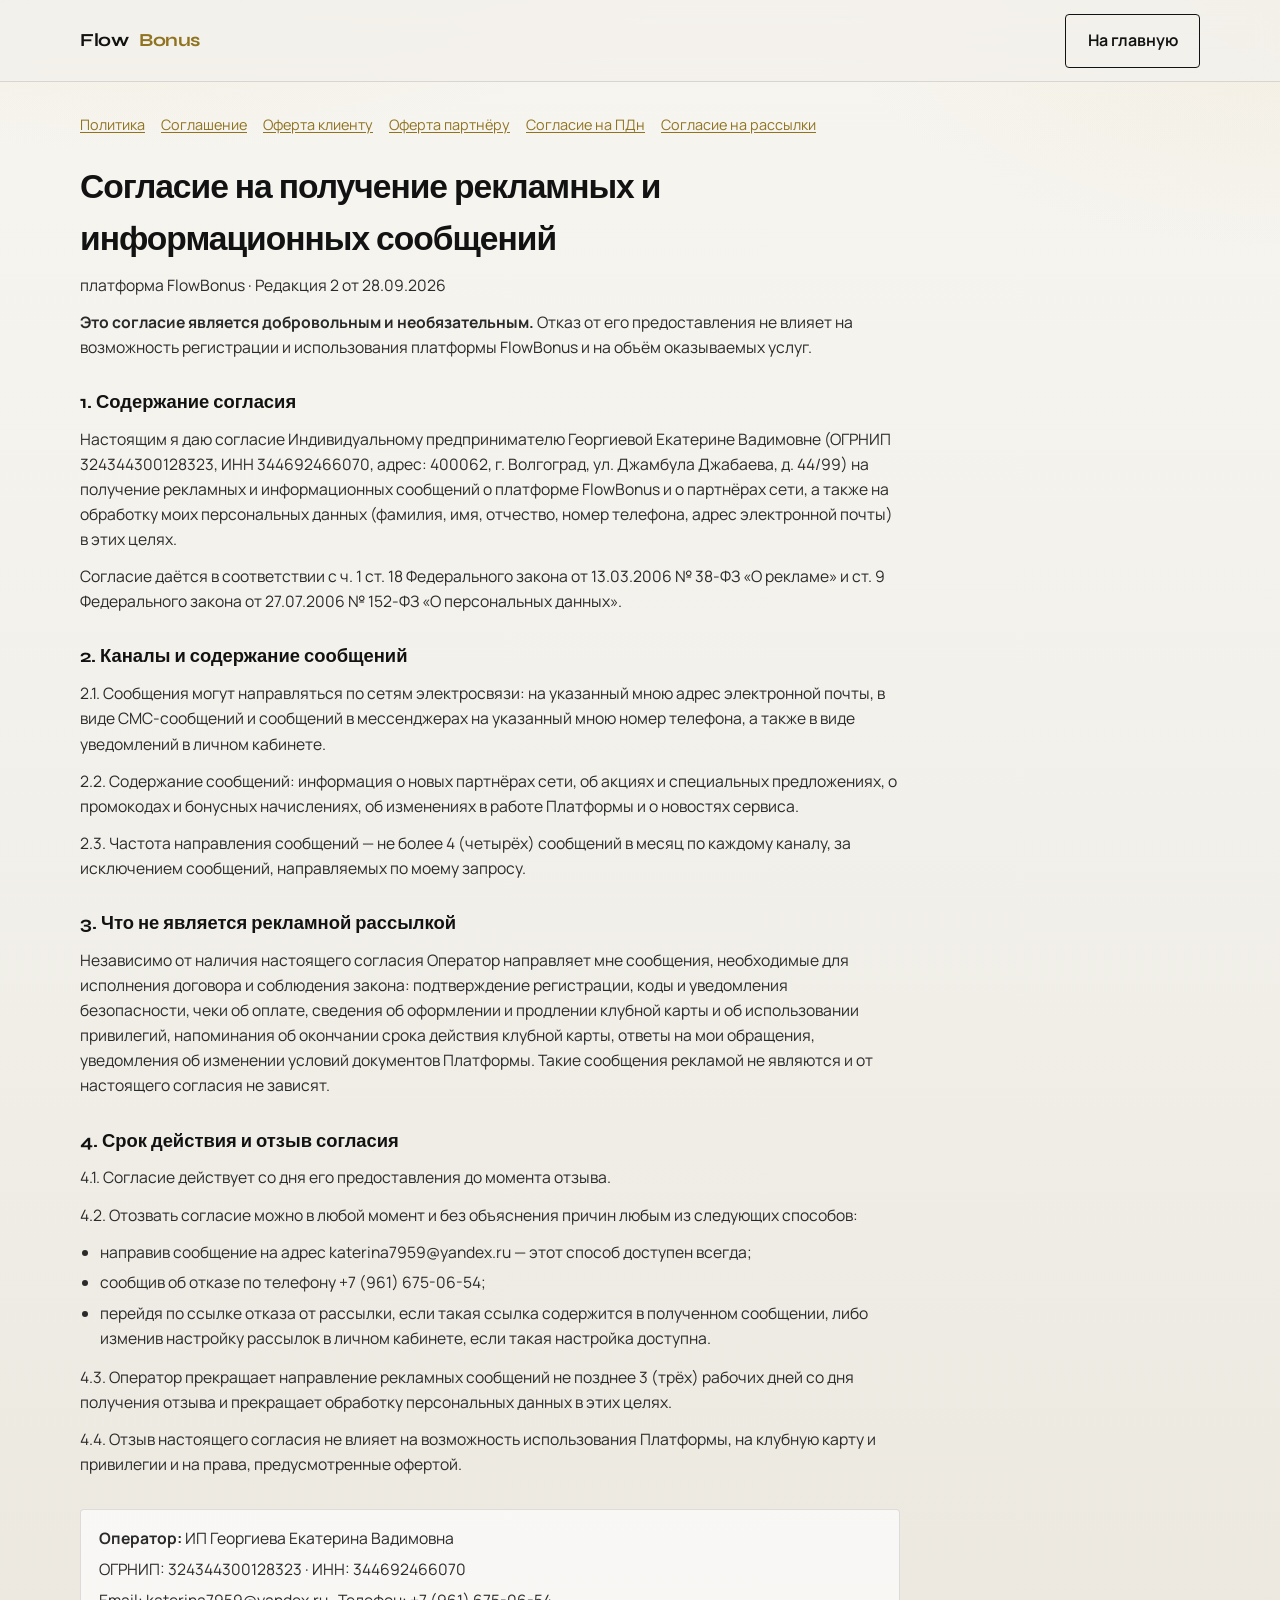
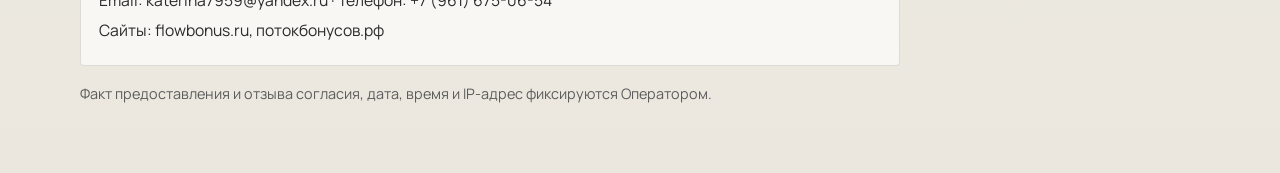
<file: legal/marketing.html>
<!DOCTYPE html>
<html lang="ru">
<head>
  <meta charset="UTF-8" />
  <meta name="viewport" content="width=device-width, initial-scale=1.0" />
  <title>Согласие на получение рекламных сообщений — FlowBonus</title>
  <link rel="icon" href="/assets/favicon.ico" sizes="any" />
  <link rel="preconnect" href="https://fonts.googleapis.com" />
  <link rel="preconnect" href="https://fonts.gstatic.com" crossorigin />
  <link href="https://fonts.googleapis.com/css2?family=Manrope:wght@400;500;600;700&family=Syne:wght@600;700;800&display=swap" rel="stylesheet" />
  <link rel="stylesheet" href="/css/styles.css" />
  <link rel="stylesheet" href="/css/legal.css" />
</head>
<body class="legal-body">
  <header class="site-header">
    <div class="container nav">
      <a class="logo" href="/">Flow<span>Bonus</span></a>
      <a class="btn btn-ghost" href="/">На главную</a>
    </div>
  </header>
  <main class="container legal-main">
    <article class="legal-doc">
      <nav class="legal-nav" aria-label="Документы">
        <a href="/legal/privacy.html">Политика</a>
        <a href="/legal/terms.html">Соглашение</a>
        <a href="/legal/offer-client.html">Оферта клиенту</a>
        <a href="/legal/offer-partner.html">Оферта партнёру</a>
        <a href="/legal/consent.html">Согласие на ПДн</a>
        <a href="/legal/marketing.html">Согласие на рассылки</a>
      </nav>
      <h1>Согласие на получение рекламных и информационных сообщений</h1>
      <p class="legal-meta">платформа FlowBonus · Редакция 2 от 28.09.2026</p>

      <p><strong>Это согласие является добровольным и необязательным.</strong> Отказ от его предоставления не влияет на возможность регистрации и использования платформы FlowBonus и на объём оказываемых услуг.</p>

      <h2>1. Содержание согласия</h2>
      <p>Настоящим я даю согласие Индивидуальному предпринимателю Георгиевой Екатерине Вадимовне (ОГРНИП 324344300128323, ИНН 344692466070, адрес: 400062, г. Волгоград, ул. Джамбула Джабаева, д. 44/99) на получение рекламных и информационных сообщений о платформе FlowBonus и о партнёрах сети, а также на обработку моих персональных данных (фамилия, имя, отчество, номер телефона, адрес электронной почты) в этих целях.</p>
      <p>Согласие даётся в соответствии с ч. 1 ст. 18 Федерального закона от 13.03.2006 № 38-ФЗ «О рекламе» и ст. 9 Федерального закона от 27.07.2006 № 152-ФЗ «О персональных данных».</p>

      <h2>2. Каналы и содержание сообщений</h2>
      <p>2.1. Сообщения могут направляться по сетям электросвязи: на указанный мною адрес электронной почты, в виде СМС-сообщений и сообщений в мессенджерах на указанный мною номер телефона, а также в виде уведомлений в личном кабинете.</p>
      <p>2.2. Содержание сообщений: информация о новых партнёрах сети, об акциях и специальных предложениях, о промокодах и бонусных начислениях, об изменениях в работе Платформы и о новостях сервиса.</p>
      <p>2.3. Частота направления сообщений — не более 4 (четырёх) сообщений в месяц по каждому каналу, за исключением сообщений, направляемых по моему запросу.</p>

      <h2>3. Что не является рекламной рассылкой</h2>
      <p>Независимо от наличия настоящего согласия Оператор направляет мне сообщения, необходимые для исполнения договора и соблюдения закона: подтверждение регистрации, коды и уведомления безопасности, чеки об оплате, сведения об оформлении и продлении клубной карты и об использовании привилегий, напоминания об окончании срока действия клубной карты, ответы на мои обращения, уведомления об изменении условий документов Платформы. Такие сообщения рекламой не являются и от настоящего согласия не зависят.</p>

      <h2>4. Срок действия и отзыв согласия</h2>
      <p>4.1. Согласие действует со дня его предоставления до момента отзыва.</p>
      <p>4.2. Отозвать согласие можно в любой момент и без объяснения причин любым из следующих способов:</p>
      <ul>
        <li>направив сообщение на адрес <a href="mailto:katerina7959@yandex.ru">katerina7959@yandex.ru</a> — этот способ доступен всегда;</li>
        <li>сообщив об отказе по телефону <a href="tel:+79616750654">+7 (961) 675-06-54</a>;</li>
        <li>перейдя по ссылке отказа от рассылки, если такая ссылка содержится в полученном сообщении, либо изменив настройку рассылок в личном кабинете, если такая настройка доступна.</li>
      </ul>
      <p>4.3. Оператор прекращает направление рекламных сообщений не позднее 3 (трёх) рабочих дней со дня получения отзыва и прекращает обработку персональных данных в этих целях.</p>
      <p>4.4. Отзыв настоящего согласия не влияет на возможность использования Платформы, на клубную карту и привилегии и на права, предусмотренные офертой.</p>

      <div class="legal-requisites">
        <p><strong>Оператор:</strong> ИП Георгиева Екатерина Вадимовна</p>
        <p>ОГРНИП: 324344300128323 · ИНН: 344692466070</p>
        <p>Email: <a href="mailto:katerina7959@yandex.ru">katerina7959@yandex.ru</a> · Телефон: <a href="tel:+79616750654">+7 (961) 675-06-54</a></p>
        <p>Сайты: <a href="https://flowbonus.ru">flowbonus.ru</a>, <a href="https://потокбонусов.рф">потокбонусов.рф</a></p>
      </div>
      <p style="margin-top:1rem;font-size:0.9rem;color:var(--muted);">Факт предоставления и отзыва согласия, дата, время и IP-адрес фиксируются Оператором.</p>
    </article>
  </main>
</body>
</html>
</file>
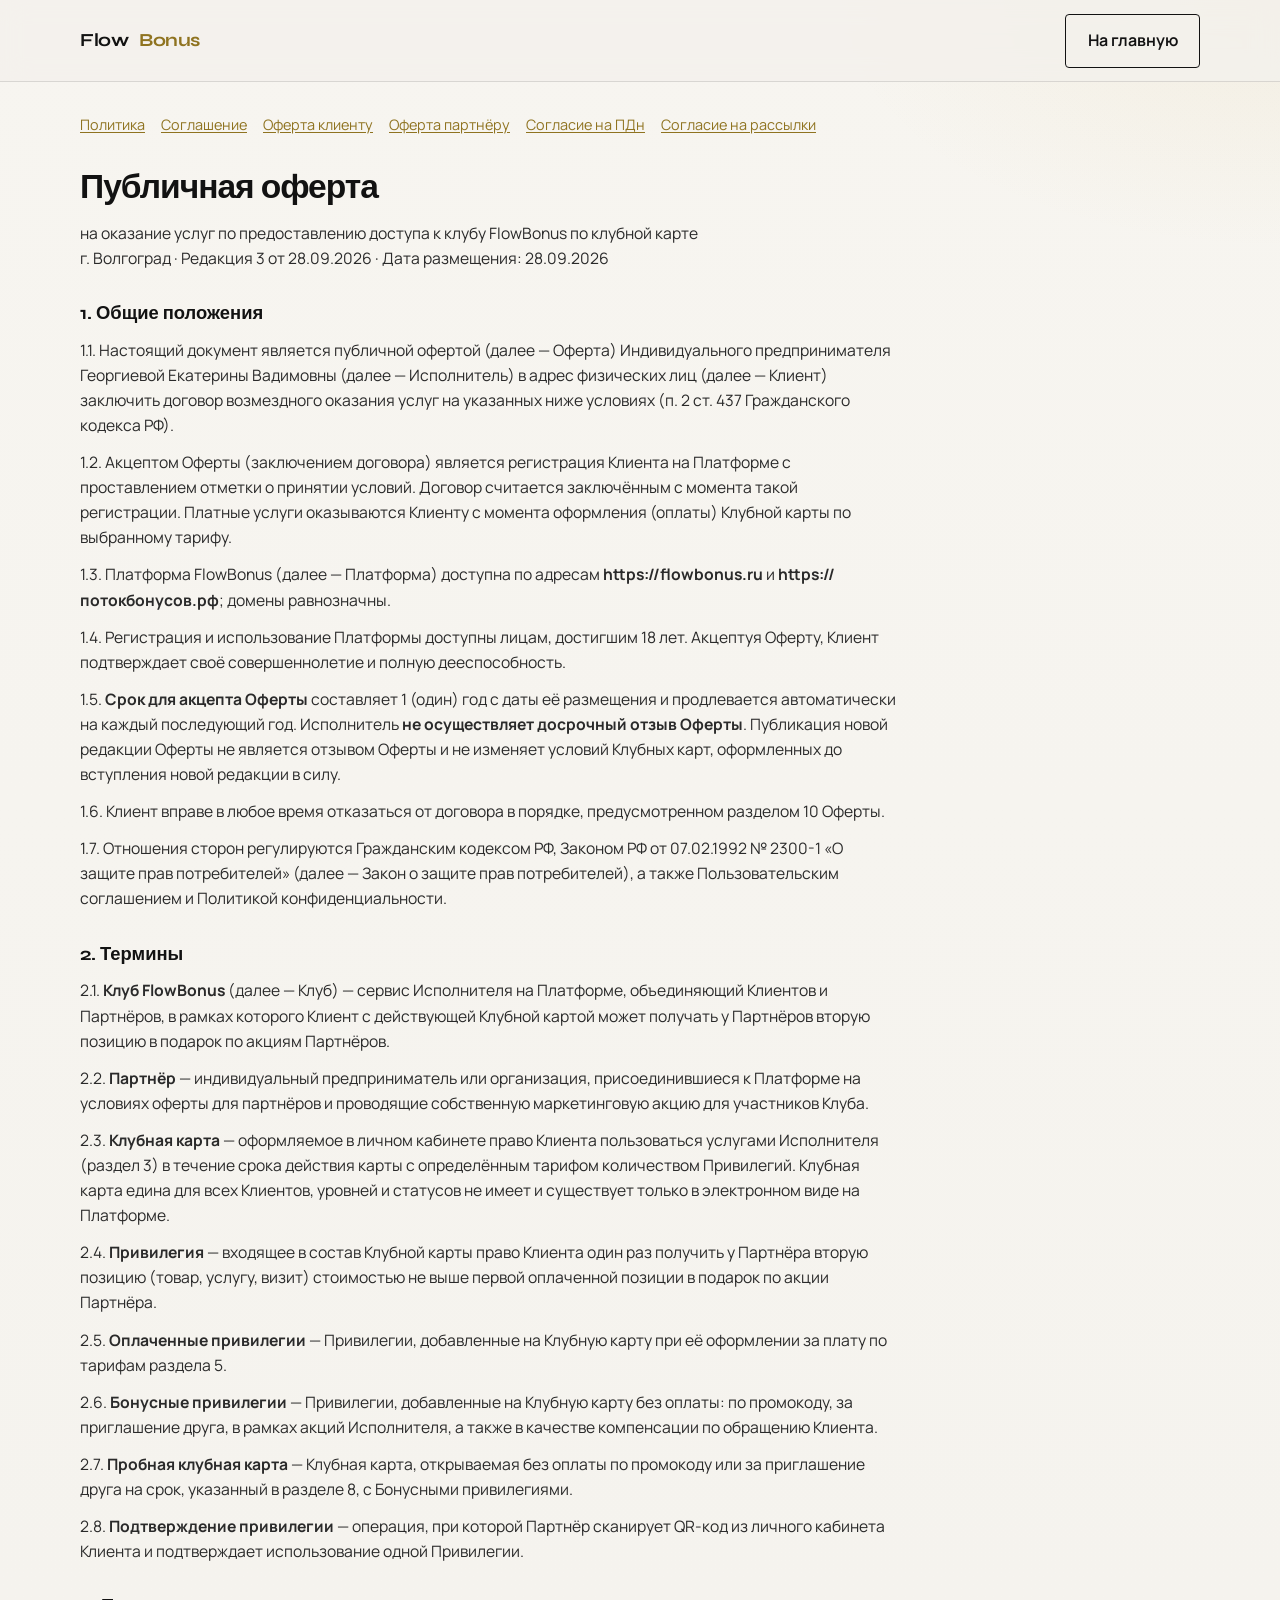
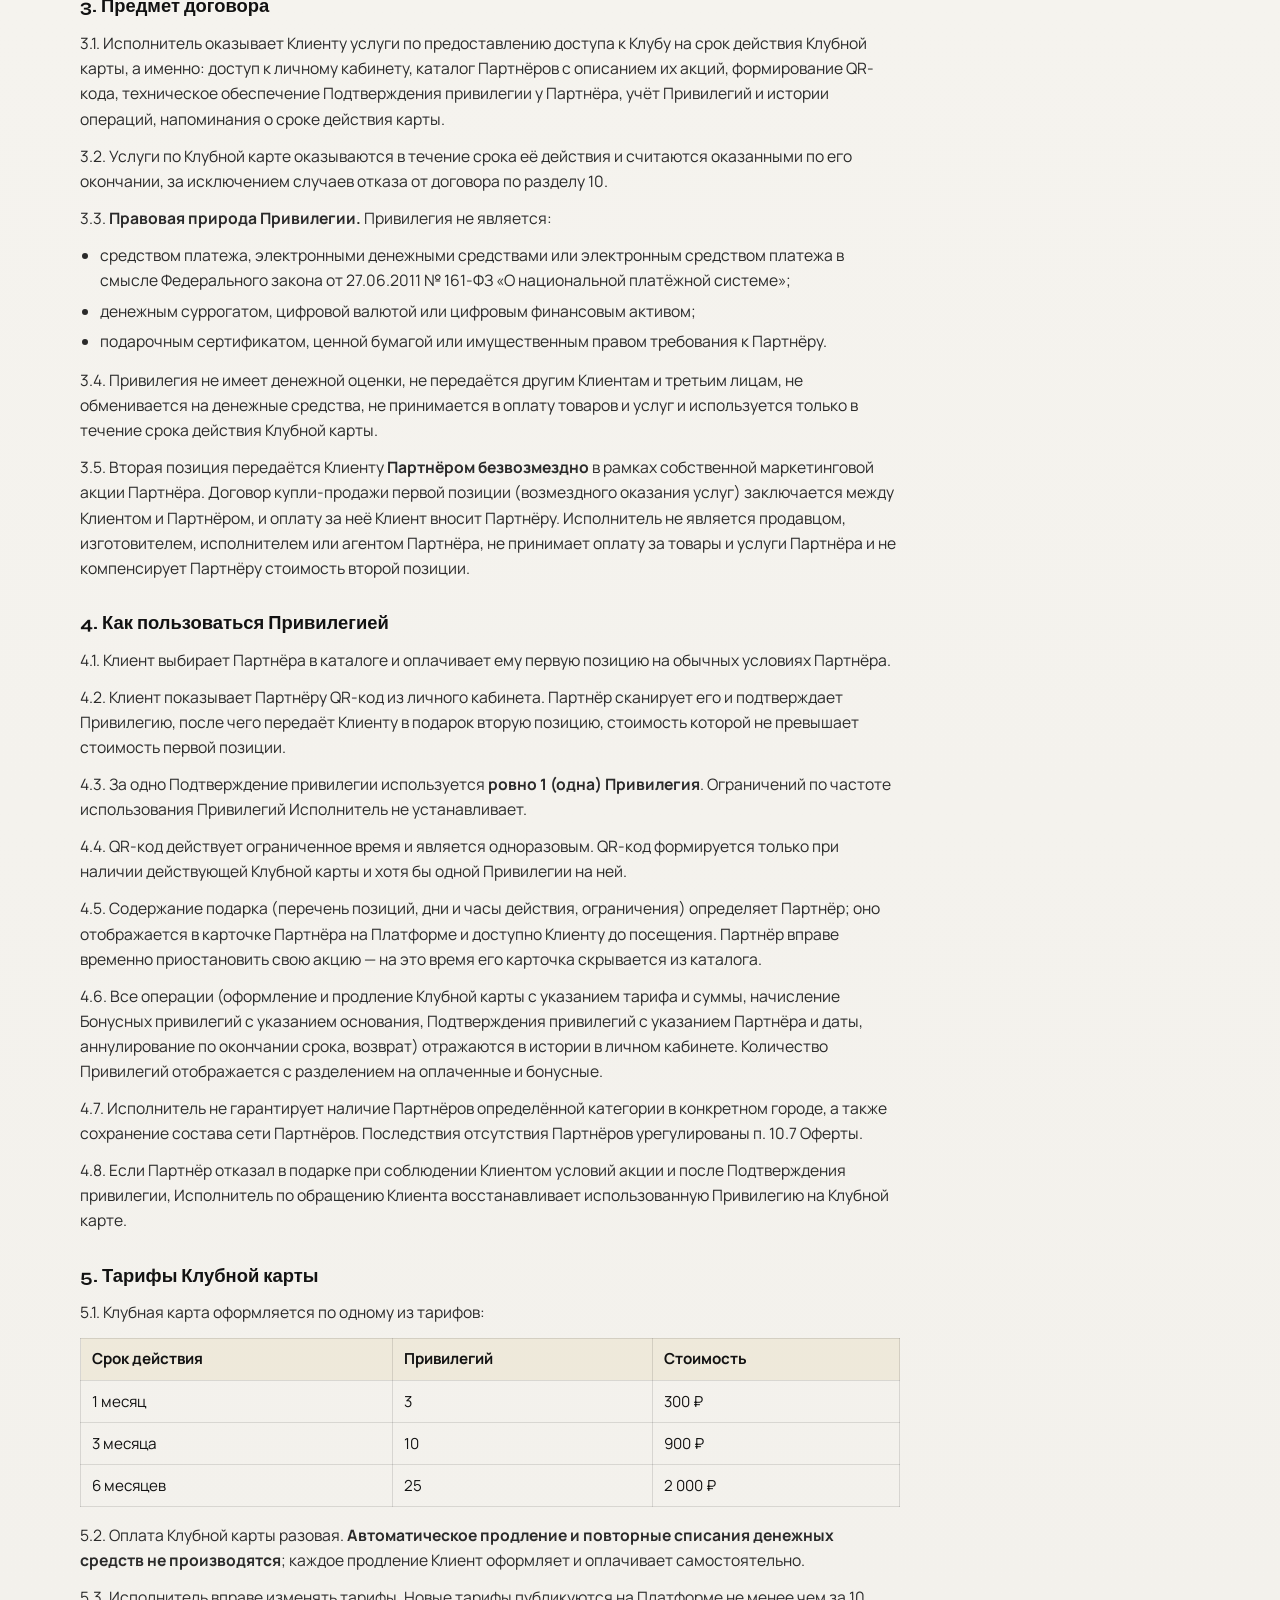
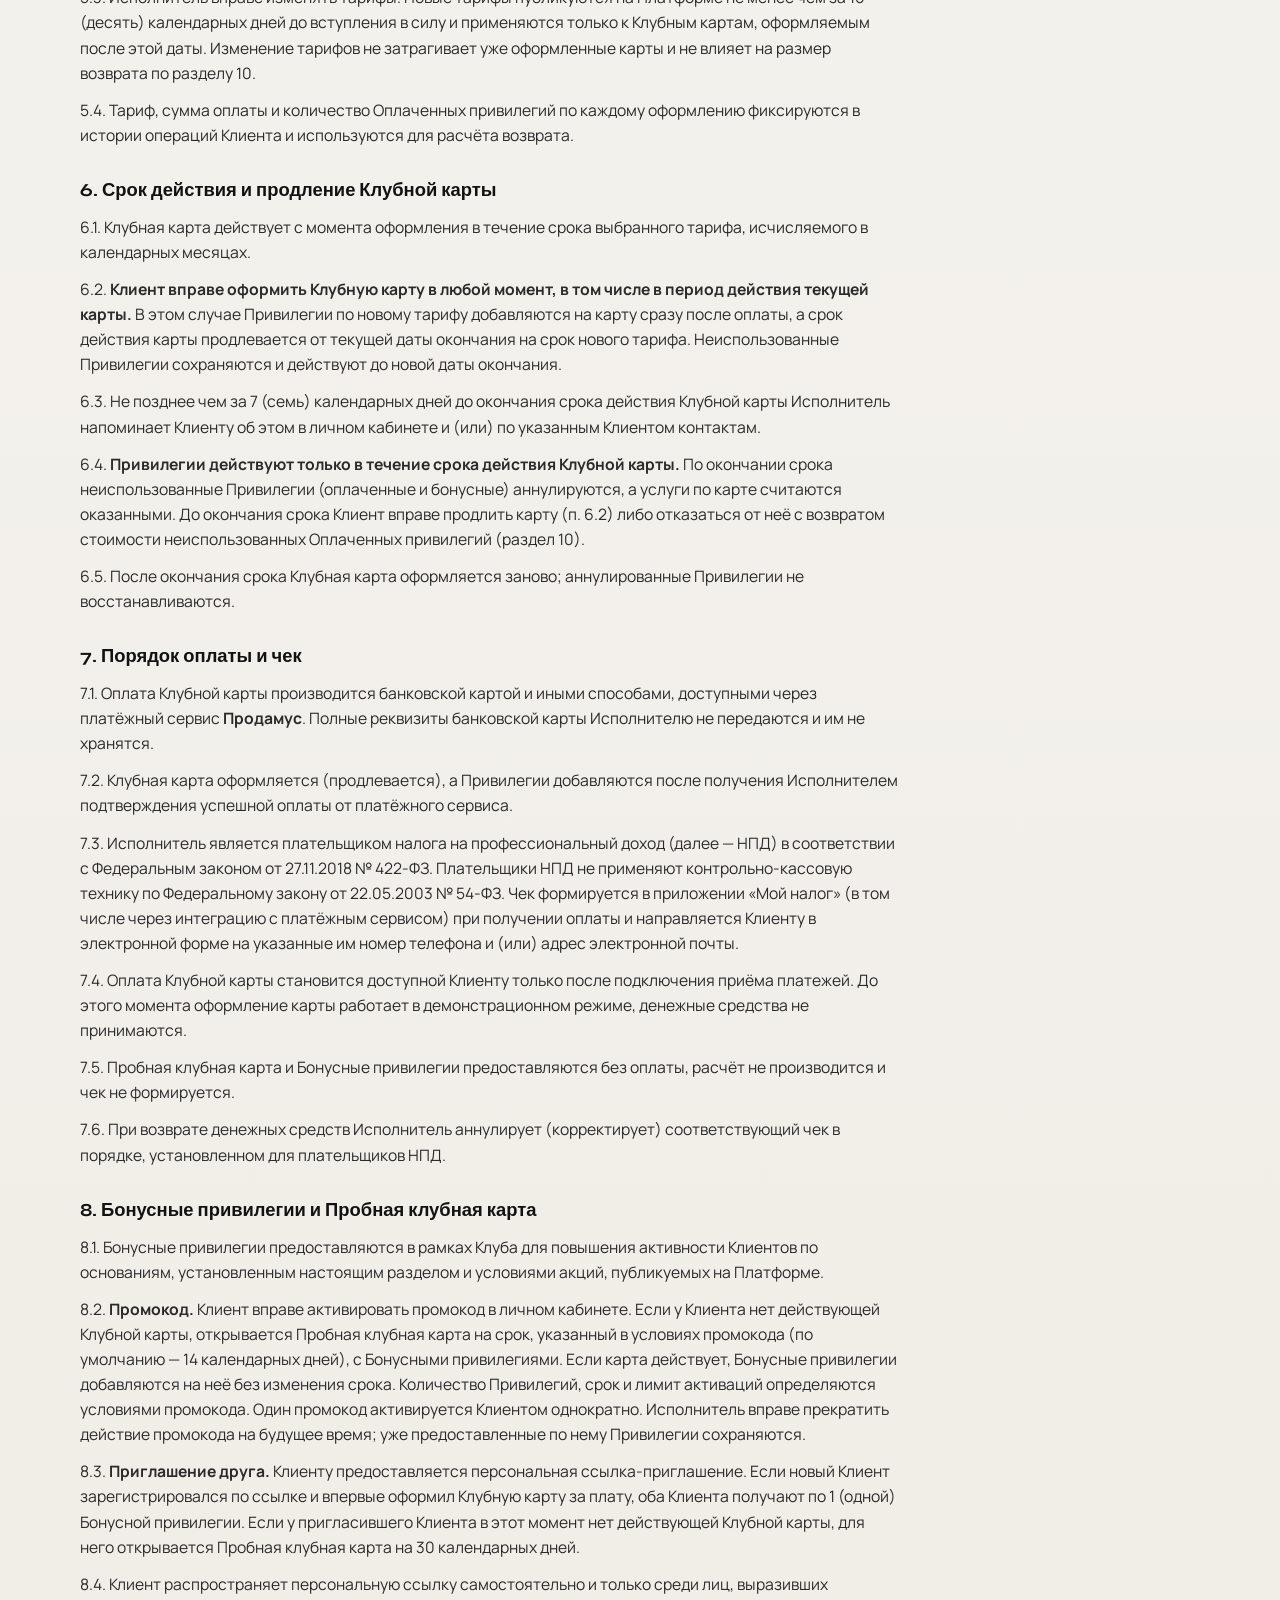
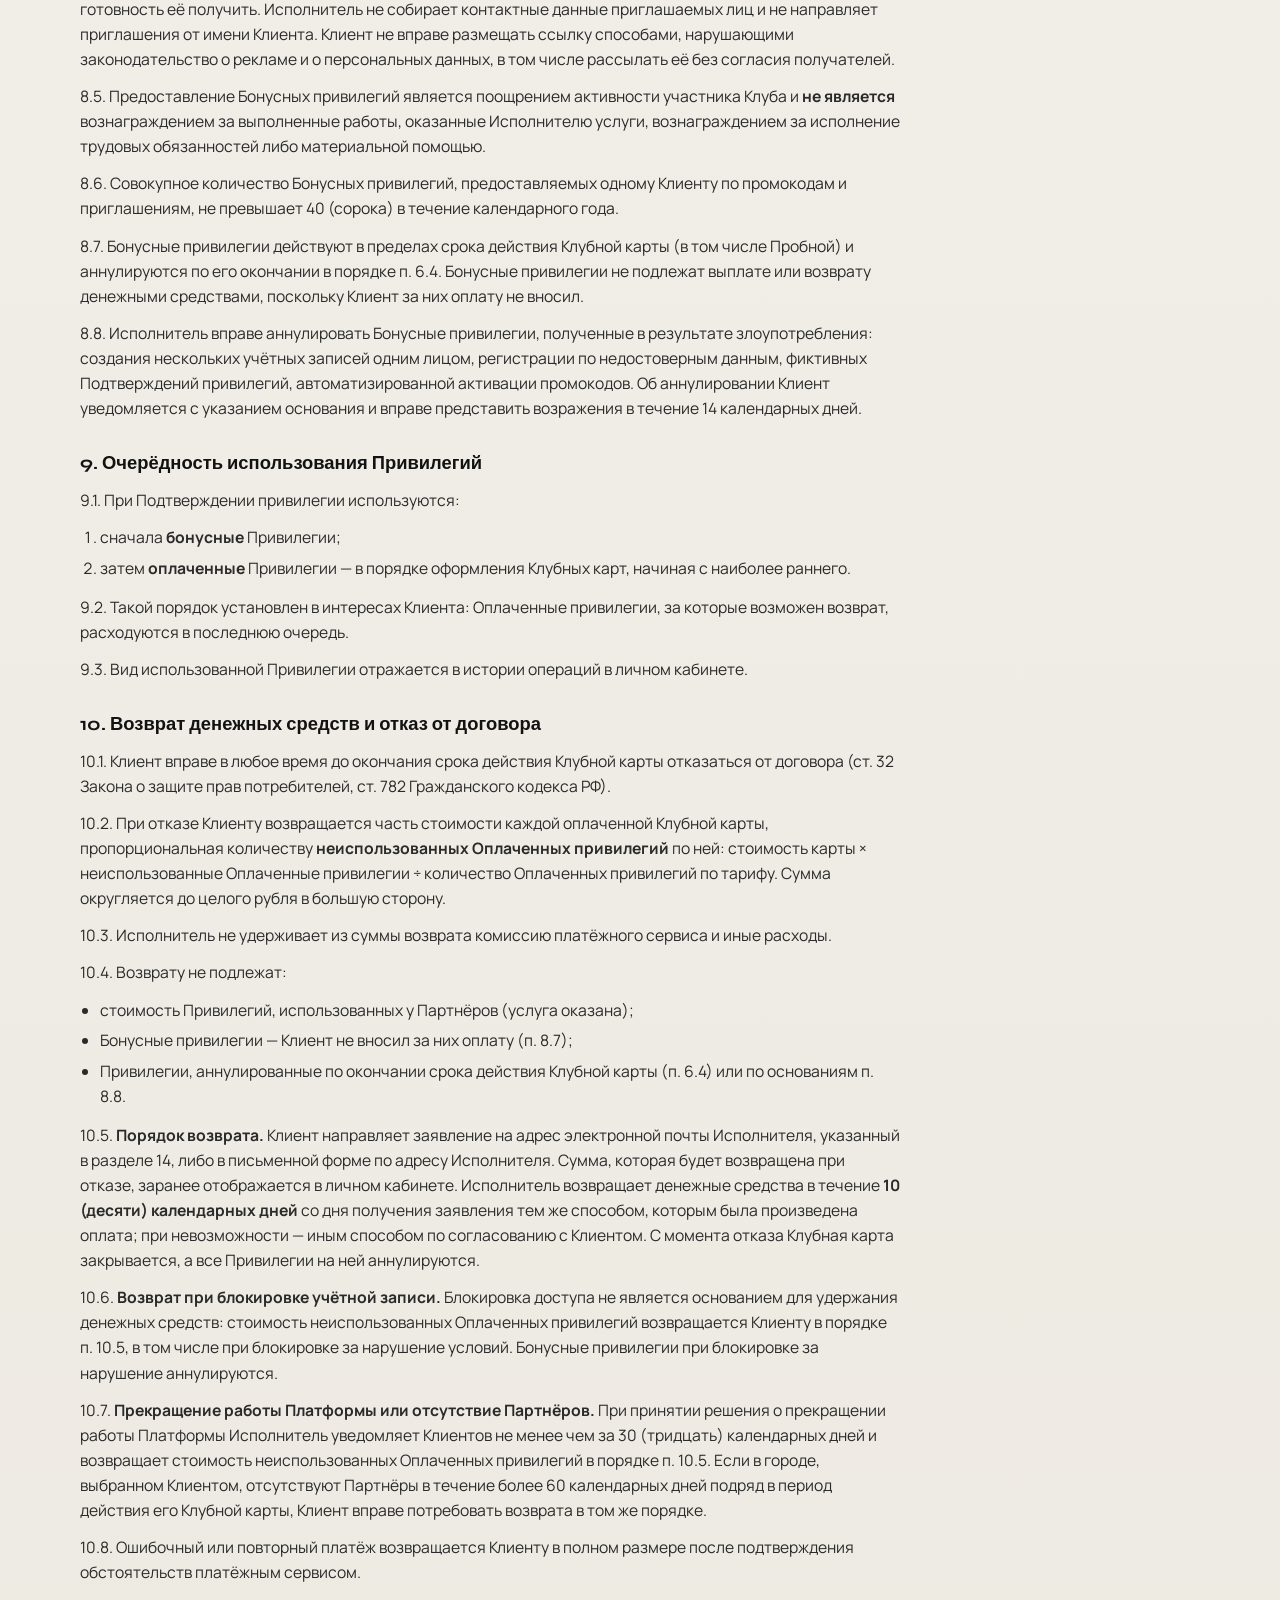
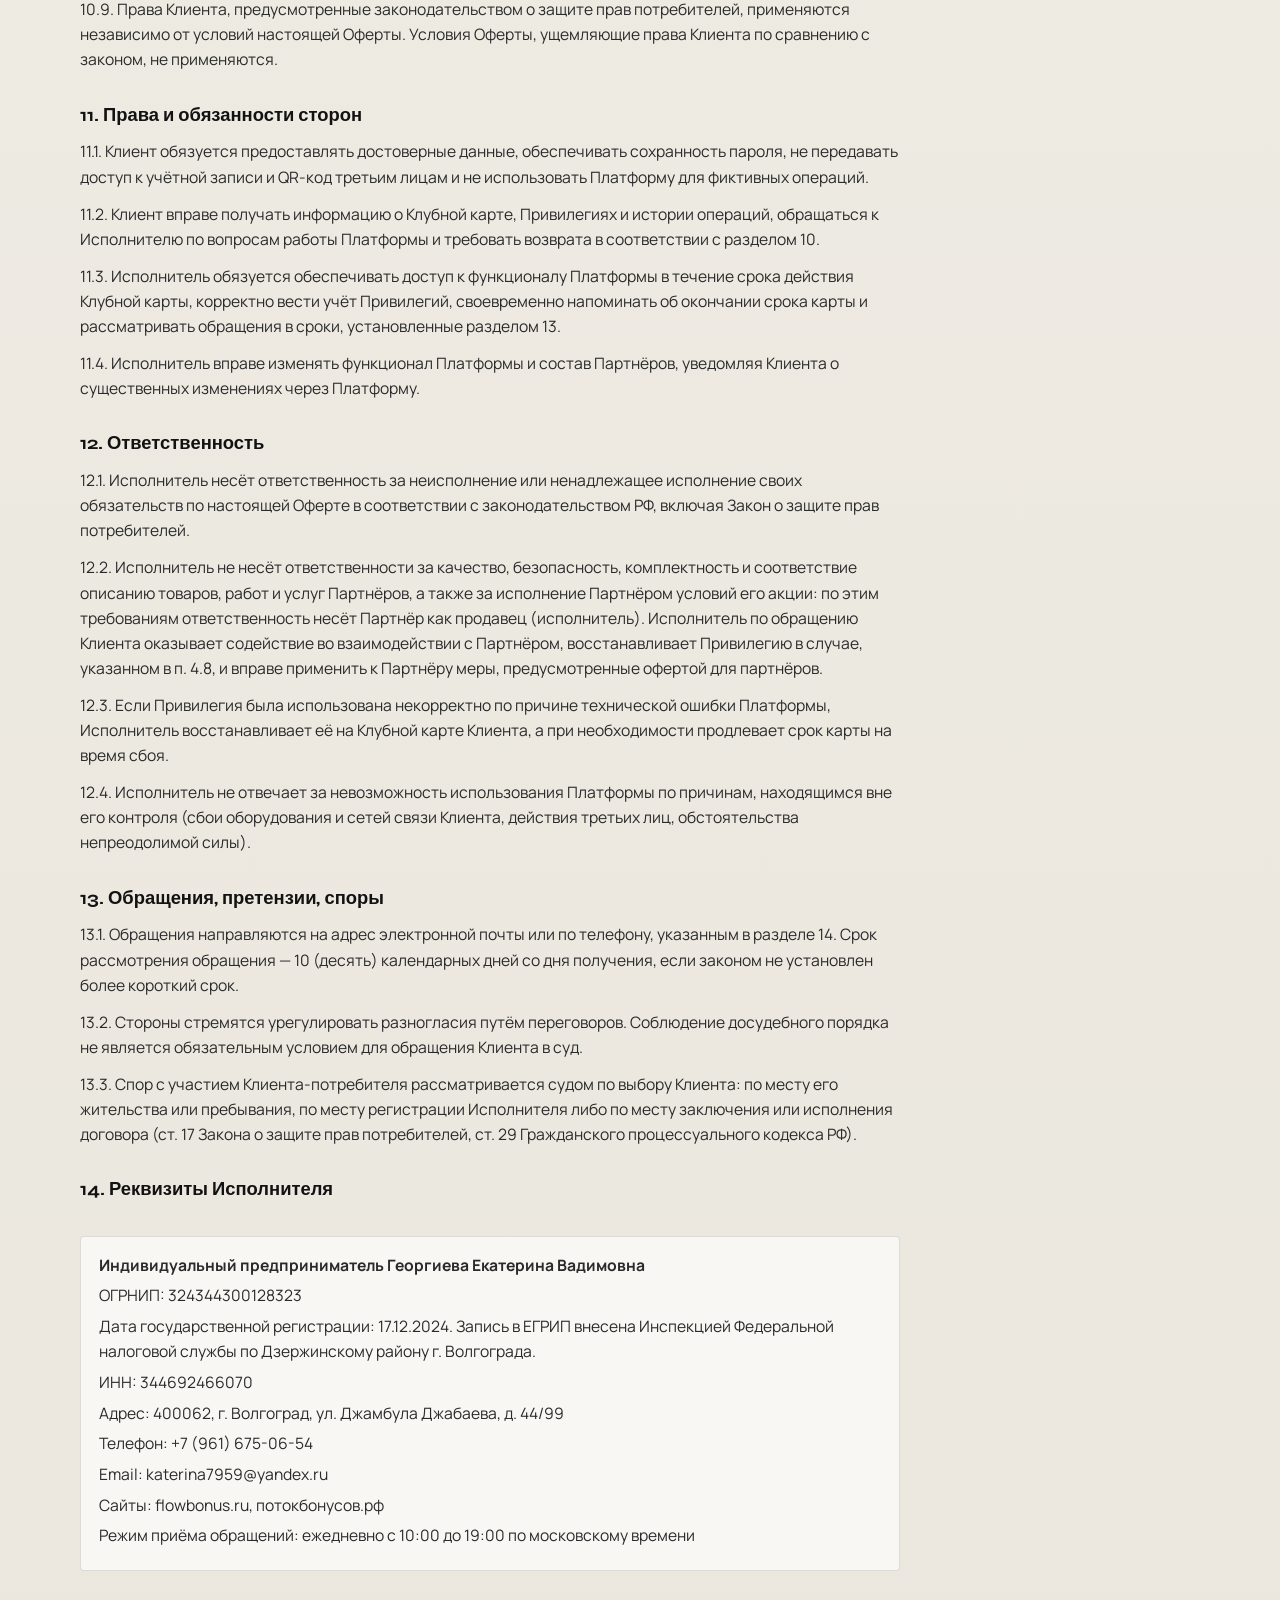
<file: legal/offer-client.html>
<!DOCTYPE html>
<html lang="ru">
<head>
  <meta charset="UTF-8" />
  <meta name="viewport" content="width=device-width, initial-scale=1.0" />
  <title>Публичная оферта для клиента — FlowBonus</title>
  <link rel="icon" href="/assets/favicon.ico" sizes="any" />
  <link rel="preconnect" href="https://fonts.googleapis.com" />
  <link rel="preconnect" href="https://fonts.gstatic.com" crossorigin />
  <link href="https://fonts.googleapis.com/css2?family=Manrope:wght@400;500;600;700&family=Syne:wght@600;700;800&display=swap" rel="stylesheet" />
  <link rel="stylesheet" href="/css/styles.css" />
  <link rel="stylesheet" href="/css/legal.css" />
</head>
<body class="legal-body">
  <header class="site-header">
    <div class="container nav">
      <a class="logo" href="/">Flow<span>Bonus</span></a>
      <a class="btn btn-ghost" href="/">На главную</a>
    </div>
  </header>
  <main class="container legal-main">
    <article class="legal-doc">
      <nav class="legal-nav" aria-label="Документы">
        <a href="/legal/privacy.html">Политика</a>
        <a href="/legal/terms.html">Соглашение</a>
        <a href="/legal/offer-client.html">Оферта клиенту</a>
        <a href="/legal/offer-partner.html">Оферта партнёру</a>
        <a href="/legal/consent.html">Согласие на ПДн</a>
        <a href="/legal/marketing.html">Согласие на рассылки</a>
      </nav>
      <h1>Публичная оферта</h1>
      <p class="legal-meta">на оказание услуг по предоставлению доступа к клубу FlowBonus по клубной карте<br />г. Волгоград · Редакция 3 от 28.09.2026 · Дата размещения: 28.09.2026</p>

      <h2>1. Общие положения</h2>
      <p>1.1. Настоящий документ является публичной офертой (далее — Оферта) Индивидуального предпринимателя Георгиевой Екатерины Вадимовны (далее — Исполнитель) в адрес физических лиц (далее — Клиент) заключить договор возмездного оказания услуг на указанных ниже условиях (п. 2 ст. 437 Гражданского кодекса РФ).</p>
      <p>1.2. Акцептом Оферты (заключением договора) является регистрация Клиента на Платформе с проставлением отметки о принятии условий. Договор считается заключённым с момента такой регистрации. Платные услуги оказываются Клиенту с момента оформления (оплаты) Клубной карты по выбранному тарифу.</p>
      <p>1.3. Платформа FlowBonus (далее — Платформа) доступна по адресам <strong>https://flowbonus.ru</strong> и <strong>https://потокбонусов.рф</strong>; домены равнозначны.</p>
      <p>1.4. Регистрация и использование Платформы доступны лицам, достигшим 18 лет. Акцептуя Оферту, Клиент подтверждает своё совершеннолетие и полную дееспособность.</p>
      <p>1.5. <strong>Срок для акцепта Оферты</strong> составляет 1 (один) год с даты её размещения и продлевается автоматически на каждый последующий год. Исполнитель <strong>не осуществляет досрочный отзыв Оферты</strong>. Публикация новой редакции Оферты не является отзывом Оферты и не изменяет условий Клубных карт, оформленных до вступления новой редакции в силу.</p>
      <p>1.6. Клиент вправе в любое время отказаться от договора в порядке, предусмотренном разделом 10 Оферты.</p>
      <p>1.7. Отношения сторон регулируются Гражданским кодексом РФ, Законом РФ от 07.02.1992 № 2300-1 «О защите прав потребителей» (далее — Закон о защите прав потребителей), а также <a href="/legal/terms.html">Пользовательским соглашением</a> и <a href="/legal/privacy.html">Политикой конфиденциальности</a>.</p>

      <h2>2. Термины</h2>
      <p>2.1. <strong>Клуб FlowBonus</strong> (далее — Клуб) — сервис Исполнителя на Платформе, объединяющий Клиентов и Партнёров, в рамках которого Клиент с действующей Клубной картой может получать у Партнёров вторую позицию в подарок по акциям Партнёров.</p>
      <p>2.2. <strong>Партнёр</strong> — индивидуальный предприниматель или организация, присоединившиеся к Платформе на условиях <a href="/legal/offer-partner.html">оферты для партнёров</a> и проводящие собственную маркетинговую акцию для участников Клуба.</p>
      <p>2.3. <strong>Клубная карта</strong> — оформляемое в личном кабинете право Клиента пользоваться услугами Исполнителя (раздел 3) в течение срока действия карты с определённым тарифом количеством Привилегий. Клубная карта едина для всех Клиентов, уровней и статусов не имеет и существует только в электронном виде на Платформе.</p>
      <p>2.4. <strong>Привилегия</strong> — входящее в состав Клубной карты право Клиента один раз получить у Партнёра вторую позицию (товар, услугу, визит) стоимостью не выше первой оплаченной позиции в подарок по акции Партнёра.</p>
      <p>2.5. <strong>Оплаченные привилегии</strong> — Привилегии, добавленные на Клубную карту при её оформлении за плату по тарифам раздела 5.</p>
      <p>2.6. <strong>Бонусные привилегии</strong> — Привилегии, добавленные на Клубную карту без оплаты: по промокоду, за приглашение друга, в рамках акций Исполнителя, а также в качестве компенсации по обращению Клиента.</p>
      <p>2.7. <strong>Пробная клубная карта</strong> — Клубная карта, открываемая без оплаты по промокоду или за приглашение друга на срок, указанный в разделе 8, с Бонусными привилегиями.</p>
      <p>2.8. <strong>Подтверждение привилегии</strong> — операция, при которой Партнёр сканирует QR-код из личного кабинета Клиента и подтверждает использование одной Привилегии.</p>

      <h2>3. Предмет договора</h2>
      <p>3.1. Исполнитель оказывает Клиенту услуги по предоставлению доступа к Клубу на срок действия Клубной карты, а именно: доступ к личному кабинету, каталог Партнёров с описанием их акций, формирование QR-кода, техническое обеспечение Подтверждения привилегии у Партнёра, учёт Привилегий и истории операций, напоминания о сроке действия карты.</p>
      <p>3.2. Услуги по Клубной карте оказываются в течение срока её действия и считаются оказанными по его окончании, за исключением случаев отказа от договора по разделу 10.</p>
      <p>3.3. <strong>Правовая природа Привилегии.</strong> Привилегия не является:</p>
      <ul>
        <li>средством платежа, электронными денежными средствами или электронным средством платежа в смысле Федерального закона от 27.06.2011 № 161-ФЗ «О национальной платёжной системе»;</li>
        <li>денежным суррогатом, цифровой валютой или цифровым финансовым активом;</li>
        <li>подарочным сертификатом, ценной бумагой или имущественным правом требования к Партнёру.</li>
      </ul>
      <p>3.4. Привилегия не имеет денежной оценки, не передаётся другим Клиентам и третьим лицам, не обменивается на денежные средства, не принимается в оплату товаров и услуг и используется только в течение срока действия Клубной карты.</p>
      <p>3.5. Вторая позиция передаётся Клиенту <strong>Партнёром безвозмездно</strong> в рамках собственной маркетинговой акции Партнёра. Договор купли-продажи первой позиции (возмездного оказания услуг) заключается между Клиентом и Партнёром, и оплату за неё Клиент вносит Партнёру. Исполнитель не является продавцом, изготовителем, исполнителем или агентом Партнёра, не принимает оплату за товары и услуги Партнёра и не компенсирует Партнёру стоимость второй позиции.</p>

      <h2>4. Как пользоваться Привилегией</h2>
      <p>4.1. Клиент выбирает Партнёра в каталоге и оплачивает ему первую позицию на обычных условиях Партнёра.</p>
      <p>4.2. Клиент показывает Партнёру QR-код из личного кабинета. Партнёр сканирует его и подтверждает Привилегию, после чего передаёт Клиенту в подарок вторую позицию, стоимость которой не превышает стоимость первой позиции.</p>
      <p>4.3. За одно Подтверждение привилегии используется <strong>ровно 1 (одна) Привилегия</strong>. Ограничений по частоте использования Привилегий Исполнитель не устанавливает.</p>
      <p>4.4. QR-код действует ограниченное время и является одноразовым. QR-код формируется только при наличии действующей Клубной карты и хотя бы одной Привилегии на ней.</p>
      <p>4.5. Содержание подарка (перечень позиций, дни и часы действия, ограничения) определяет Партнёр; оно отображается в карточке Партнёра на Платформе и доступно Клиенту до посещения. Партнёр вправе временно приостановить свою акцию — на это время его карточка скрывается из каталога.</p>
      <p>4.6. Все операции (оформление и продление Клубной карты с указанием тарифа и суммы, начисление Бонусных привилегий с указанием основания, Подтверждения привилегий с указанием Партнёра и даты, аннулирование по окончании срока, возврат) отражаются в истории в личном кабинете. Количество Привилегий отображается с разделением на оплаченные и бонусные.</p>
      <p>4.7. Исполнитель не гарантирует наличие Партнёров определённой категории в конкретном городе, а также сохранение состава сети Партнёров. Последствия отсутствия Партнёров урегулированы п. 10.7 Оферты.</p>
      <p>4.8. Если Партнёр отказал в подарке при соблюдении Клиентом условий акции и после Подтверждения привилегии, Исполнитель по обращению Клиента восстанавливает использованную Привилегию на Клубной карте.</p>

      <h2>5. Тарифы Клубной карты</h2>
      <p>5.1. Клубная карта оформляется по одному из тарифов:</p>
      <table>
        <thead>
          <tr>
            <th>Срок действия</th>
            <th>Привилегий</th>
            <th>Стоимость</th>
          </tr>
        </thead>
        <tbody>
          <tr>
            <td>1 месяц</td>
            <td>3</td>
            <td>300 ₽</td>
          </tr>
          <tr>
            <td>3 месяца</td>
            <td>10</td>
            <td>900 ₽</td>
          </tr>
          <tr>
            <td>6 месяцев</td>
            <td>25</td>
            <td>2 000 ₽</td>
          </tr>
        </tbody>
      </table>
      <p>5.2. Оплата Клубной карты разовая. <strong>Автоматическое продление и повторные списания денежных средств не производятся</strong>; каждое продление Клиент оформляет и оплачивает самостоятельно.</p>
      <p>5.3. Исполнитель вправе изменять тарифы. Новые тарифы публикуются на Платформе не менее чем за 10 (десять) календарных дней до вступления в силу и применяются только к Клубным картам, оформляемым после этой даты. Изменение тарифов не затрагивает уже оформленные карты и не влияет на размер возврата по разделу 10.</p>
      <p>5.4. Тариф, сумма оплаты и количество Оплаченных привилегий по каждому оформлению фиксируются в истории операций Клиента и используются для расчёта возврата.</p>

      <h2>6. Срок действия и продление Клубной карты</h2>
      <p>6.1. Клубная карта действует с момента оформления в течение срока выбранного тарифа, исчисляемого в календарных месяцах.</p>
      <p>6.2. <strong>Клиент вправе оформить Клубную карту в любой момент, в том числе в период действия текущей карты.</strong> В этом случае Привилегии по новому тарифу добавляются на карту сразу после оплаты, а срок действия карты продлевается от текущей даты окончания на срок нового тарифа. Неиспользованные Привилегии сохраняются и действуют до новой даты окончания.</p>
      <p>6.3. Не позднее чем за 7 (семь) календарных дней до окончания срока действия Клубной карты Исполнитель напоминает Клиенту об этом в личном кабинете и (или) по указанным Клиентом контактам.</p>
      <p>6.4. <strong>Привилегии действуют только в течение срока действия Клубной карты.</strong> По окончании срока неиспользованные Привилегии (оплаченные и бонусные) аннулируются, а услуги по карте считаются оказанными. До окончания срока Клиент вправе продлить карту (п. 6.2) либо отказаться от неё с возвратом стоимости неиспользованных Оплаченных привилегий (раздел 10).</p>
      <p>6.5. После окончания срока Клубная карта оформляется заново; аннулированные Привилегии не восстанавливаются.</p>

      <h2>7. Порядок оплаты и чек</h2>
      <p>7.1. Оплата Клубной карты производится банковской картой и иными способами, доступными через платёжный сервис <strong>Продамус</strong>. Полные реквизиты банковской карты Исполнителю не передаются и им не хранятся.</p>
      <p>7.2. Клубная карта оформляется (продлевается), а Привилегии добавляются после получения Исполнителем подтверждения успешной оплаты от платёжного сервиса.</p>
      <p>7.3. Исполнитель является плательщиком налога на профессиональный доход (далее — НПД) в соответствии с Федеральным законом от 27.11.2018 № 422-ФЗ. Плательщики НПД не применяют контрольно-кассовую технику по Федеральному закону от 22.05.2003 № 54-ФЗ. Чек формируется в приложении «Мой налог» (в том числе через интеграцию с платёжным сервисом) при получении оплаты и направляется Клиенту в электронной форме на указанные им номер телефона и (или) адрес электронной почты.</p>
      <p>7.4. Оплата Клубной карты становится доступной Клиенту только после подключения приёма платежей. До этого момента оформление карты работает в демонстрационном режиме, денежные средства не принимаются.</p>
      <p>7.5. Пробная клубная карта и Бонусные привилегии предоставляются без оплаты, расчёт не производится и чек не формируется.</p>
      <p>7.6. При возврате денежных средств Исполнитель аннулирует (корректирует) соответствующий чек в порядке, установленном для плательщиков НПД.</p>

      <h2>8. Бонусные привилегии и Пробная клубная карта</h2>
      <p>8.1. Бонусные привилегии предоставляются в рамках Клуба для повышения активности Клиентов по основаниям, установленным настоящим разделом и условиями акций, публикуемых на Платформе.</p>
      <p>8.2. <strong>Промокод.</strong> Клиент вправе активировать промокод в личном кабинете. Если у Клиента нет действующей Клубной карты, открывается Пробная клубная карта на срок, указанный в условиях промокода (по умолчанию — 14 календарных дней), с Бонусными привилегиями. Если карта действует, Бонусные привилегии добавляются на неё без изменения срока. Количество Привилегий, срок и лимит активаций определяются условиями промокода. Один промокод активируется Клиентом однократно. Исполнитель вправе прекратить действие промокода на будущее время; уже предоставленные по нему Привилегии сохраняются.</p>
      <p>8.3. <strong>Приглашение друга.</strong> Клиенту предоставляется персональная ссылка-приглашение. Если новый Клиент зарегистрировался по ссылке и впервые оформил Клубную карту за плату, оба Клиента получают по 1 (одной) Бонусной привилегии. Если у пригласившего Клиента в этот момент нет действующей Клубной карты, для него открывается Пробная клубная карта на 30 календарных дней.</p>
      <p>8.4. Клиент распространяет персональную ссылку самостоятельно и только среди лиц, выразивших готовность её получить. Исполнитель не собирает контактные данные приглашаемых лиц и не направляет приглашения от имени Клиента. Клиент не вправе размещать ссылку способами, нарушающими законодательство о рекламе и о персональных данных, в том числе рассылать её без согласия получателей.</p>
      <p>8.5. Предоставление Бонусных привилегий является поощрением активности участника Клуба и <strong>не является</strong> вознаграждением за выполненные работы, оказанные Исполнителю услуги, вознаграждением за исполнение трудовых обязанностей либо материальной помощью.</p>
      <p>8.6. Совокупное количество Бонусных привилегий, предоставляемых одному Клиенту по промокодам и приглашениям, не превышает 40 (сорока) в течение календарного года.</p>
      <p>8.7. Бонусные привилегии действуют в пределах срока действия Клубной карты (в том числе Пробной) и аннулируются по его окончании в порядке п. 6.4. Бонусные привилегии не подлежат выплате или возврату денежными средствами, поскольку Клиент за них оплату не вносил.</p>
      <p>8.8. Исполнитель вправе аннулировать Бонусные привилегии, полученные в результате злоупотребления: создания нескольких учётных записей одним лицом, регистрации по недостоверным данным, фиктивных Подтверждений привилегий, автоматизированной активации промокодов. Об аннулировании Клиент уведомляется с указанием основания и вправе представить возражения в течение 14 календарных дней.</p>

      <h2>9. Очерёдность использования Привилегий</h2>
      <p>9.1. При Подтверждении привилегии используются:</p>
      <ol>
        <li>сначала <strong>бонусные</strong> Привилегии;</li>
        <li>затем <strong>оплаченные</strong> Привилегии — в порядке оформления Клубных карт, начиная с наиболее раннего.</li>
      </ol>
      <p>9.2. Такой порядок установлен в интересах Клиента: Оплаченные привилегии, за которые возможен возврат, расходуются в последнюю очередь.</p>
      <p>9.3. Вид использованной Привилегии отражается в истории операций в личном кабинете.</p>

      <h2 id="refund">10. Возврат денежных средств и отказ от договора</h2>
      <p>10.1. Клиент вправе в любое время до окончания срока действия Клубной карты отказаться от договора (ст. 32 Закона о защите прав потребителей, ст. 782 Гражданского кодекса РФ).</p>
      <p>10.2. При отказе Клиенту возвращается часть стоимости каждой оплаченной Клубной карты, пропорциональная количеству <strong>неиспользованных Оплаченных привилегий</strong> по ней: стоимость карты × неиспользованные Оплаченные привилегии ÷ количество Оплаченных привилегий по тарифу. Сумма округляется до целого рубля в большую сторону.</p>
      <p>10.3. Исполнитель не удерживает из суммы возврата комиссию платёжного сервиса и иные расходы.</p>
      <p>10.4. Возврату не подлежат:</p>
      <ul>
        <li>стоимость Привилегий, использованных у Партнёров (услуга оказана);</li>
        <li>Бонусные привилегии — Клиент не вносил за них оплату (п. 8.7);</li>
        <li>Привилегии, аннулированные по окончании срока действия Клубной карты (п. 6.4) или по основаниям п. 8.8.</li>
      </ul>
      <p>10.5. <strong>Порядок возврата.</strong> Клиент направляет заявление на адрес электронной почты Исполнителя, указанный в разделе 14, либо в письменной форме по адресу Исполнителя. Сумма, которая будет возвращена при отказе, заранее отображается в личном кабинете. Исполнитель возвращает денежные средства в течение <strong>10 (десяти) календарных дней</strong> со дня получения заявления тем же способом, которым была произведена оплата; при невозможности — иным способом по согласованию с Клиентом. С момента отказа Клубная карта закрывается, а все Привилегии на ней аннулируются.</p>
      <p>10.6. <strong>Возврат при блокировке учётной записи.</strong> Блокировка доступа не является основанием для удержания денежных средств: стоимость неиспользованных Оплаченных привилегий возвращается Клиенту в порядке п. 10.5, в том числе при блокировке за нарушение условий. Бонусные привилегии при блокировке за нарушение аннулируются.</p>
      <p>10.7. <strong>Прекращение работы Платформы или отсутствие Партнёров.</strong> При принятии решения о прекращении работы Платформы Исполнитель уведомляет Клиентов не менее чем за 30 (тридцать) календарных дней и возвращает стоимость неиспользованных Оплаченных привилегий в порядке п. 10.5. Если в городе, выбранном Клиентом, отсутствуют Партнёры в течение более 60 календарных дней подряд в период действия его Клубной карты, Клиент вправе потребовать возврата в том же порядке.</p>
      <p>10.8. Ошибочный или повторный платёж возвращается Клиенту в полном размере после подтверждения обстоятельств платёжным сервисом.</p>
      <p>10.9. Права Клиента, предусмотренные законодательством о защите прав потребителей, применяются независимо от условий настоящей Оферты. Условия Оферты, ущемляющие права Клиента по сравнению с законом, не применяются.</p>

      <h2>11. Права и обязанности сторон</h2>
      <p>11.1. Клиент обязуется предоставлять достоверные данные, обеспечивать сохранность пароля, не передавать доступ к учётной записи и QR-код третьим лицам и не использовать Платформу для фиктивных операций.</p>
      <p>11.2. Клиент вправе получать информацию о Клубной карте, Привилегиях и истории операций, обращаться к Исполнителю по вопросам работы Платформы и требовать возврата в соответствии с разделом 10.</p>
      <p>11.3. Исполнитель обязуется обеспечивать доступ к функционалу Платформы в течение срока действия Клубной карты, корректно вести учёт Привилегий, своевременно напоминать об окончании срока карты и рассматривать обращения в сроки, установленные разделом 13.</p>
      <p>11.4. Исполнитель вправе изменять функционал Платформы и состав Партнёров, уведомляя Клиента о существенных изменениях через Платформу.</p>

      <h2>12. Ответственность</h2>
      <p>12.1. Исполнитель несёт ответственность за неисполнение или ненадлежащее исполнение своих обязательств по настоящей Оферте в соответствии с законодательством РФ, включая Закон о защите прав потребителей.</p>
      <p>12.2. Исполнитель не несёт ответственности за качество, безопасность, комплектность и соответствие описанию товаров, работ и услуг Партнёров, а также за исполнение Партнёром условий его акции: по этим требованиям ответственность несёт Партнёр как продавец (исполнитель). Исполнитель по обращению Клиента оказывает содействие во взаимодействии с Партнёром, восстанавливает Привилегию в случае, указанном в п. 4.8, и вправе применить к Партнёру меры, предусмотренные офертой для партнёров.</p>
      <p>12.3. Если Привилегия была использована некорректно по причине технической ошибки Платформы, Исполнитель восстанавливает её на Клубной карте Клиента, а при необходимости продлевает срок карты на время сбоя.</p>
      <p>12.4. Исполнитель не отвечает за невозможность использования Платформы по причинам, находящимся вне его контроля (сбои оборудования и сетей связи Клиента, действия третьих лиц, обстоятельства непреодолимой силы).</p>

      <h2>13. Обращения, претензии, споры</h2>
      <p>13.1. Обращения направляются на адрес электронной почты или по телефону, указанным в разделе 14. Срок рассмотрения обращения — 10 (десять) календарных дней со дня получения, если законом не установлен более короткий срок.</p>
      <p>13.2. Стороны стремятся урегулировать разногласия путём переговоров. Соблюдение досудебного порядка не является обязательным условием для обращения Клиента в суд.</p>
      <p>13.3. Спор с участием Клиента-потребителя рассматривается судом по выбору Клиента: по месту его жительства или пребывания, по месту регистрации Исполнителя либо по месту заключения или исполнения договора (ст. 17 Закона о защите прав потребителей, ст. 29 Гражданского процессуального кодекса РФ).</p>

      <h2>14. Реквизиты Исполнителя</h2>
      <div class="legal-requisites">
        <p><strong>Индивидуальный предприниматель Георгиева Екатерина Вадимовна</strong></p>
        <p>ОГРНИП: 324344300128323</p>
        <p>Дата государственной регистрации: 17.12.2024. Запись в ЕГРИП внесена Инспекцией Федеральной налоговой службы по Дзержинскому району г. Волгограда.</p>
        <p>ИНН: 344692466070</p>
        <p>Адрес: 400062, г. Волгоград, ул. Джамбула Джабаева, д. 44/99</p>
        <p>Телефон: <a href="tel:+79616750654">+7 (961) 675-06-54</a></p>
        <p>Email: <a href="mailto:katerina7959@yandex.ru">katerina7959@yandex.ru</a></p>
        <p>Сайты: <a href="https://flowbonus.ru">flowbonus.ru</a>, <a href="https://потокбонусов.рф">потокбонусов.рф</a></p>
        <p>Режим приёма обращений: ежедневно с 10:00 до 19:00 по московскому времени</p>
      </div>
    </article>
  </main>
</body>
</html>
</file>
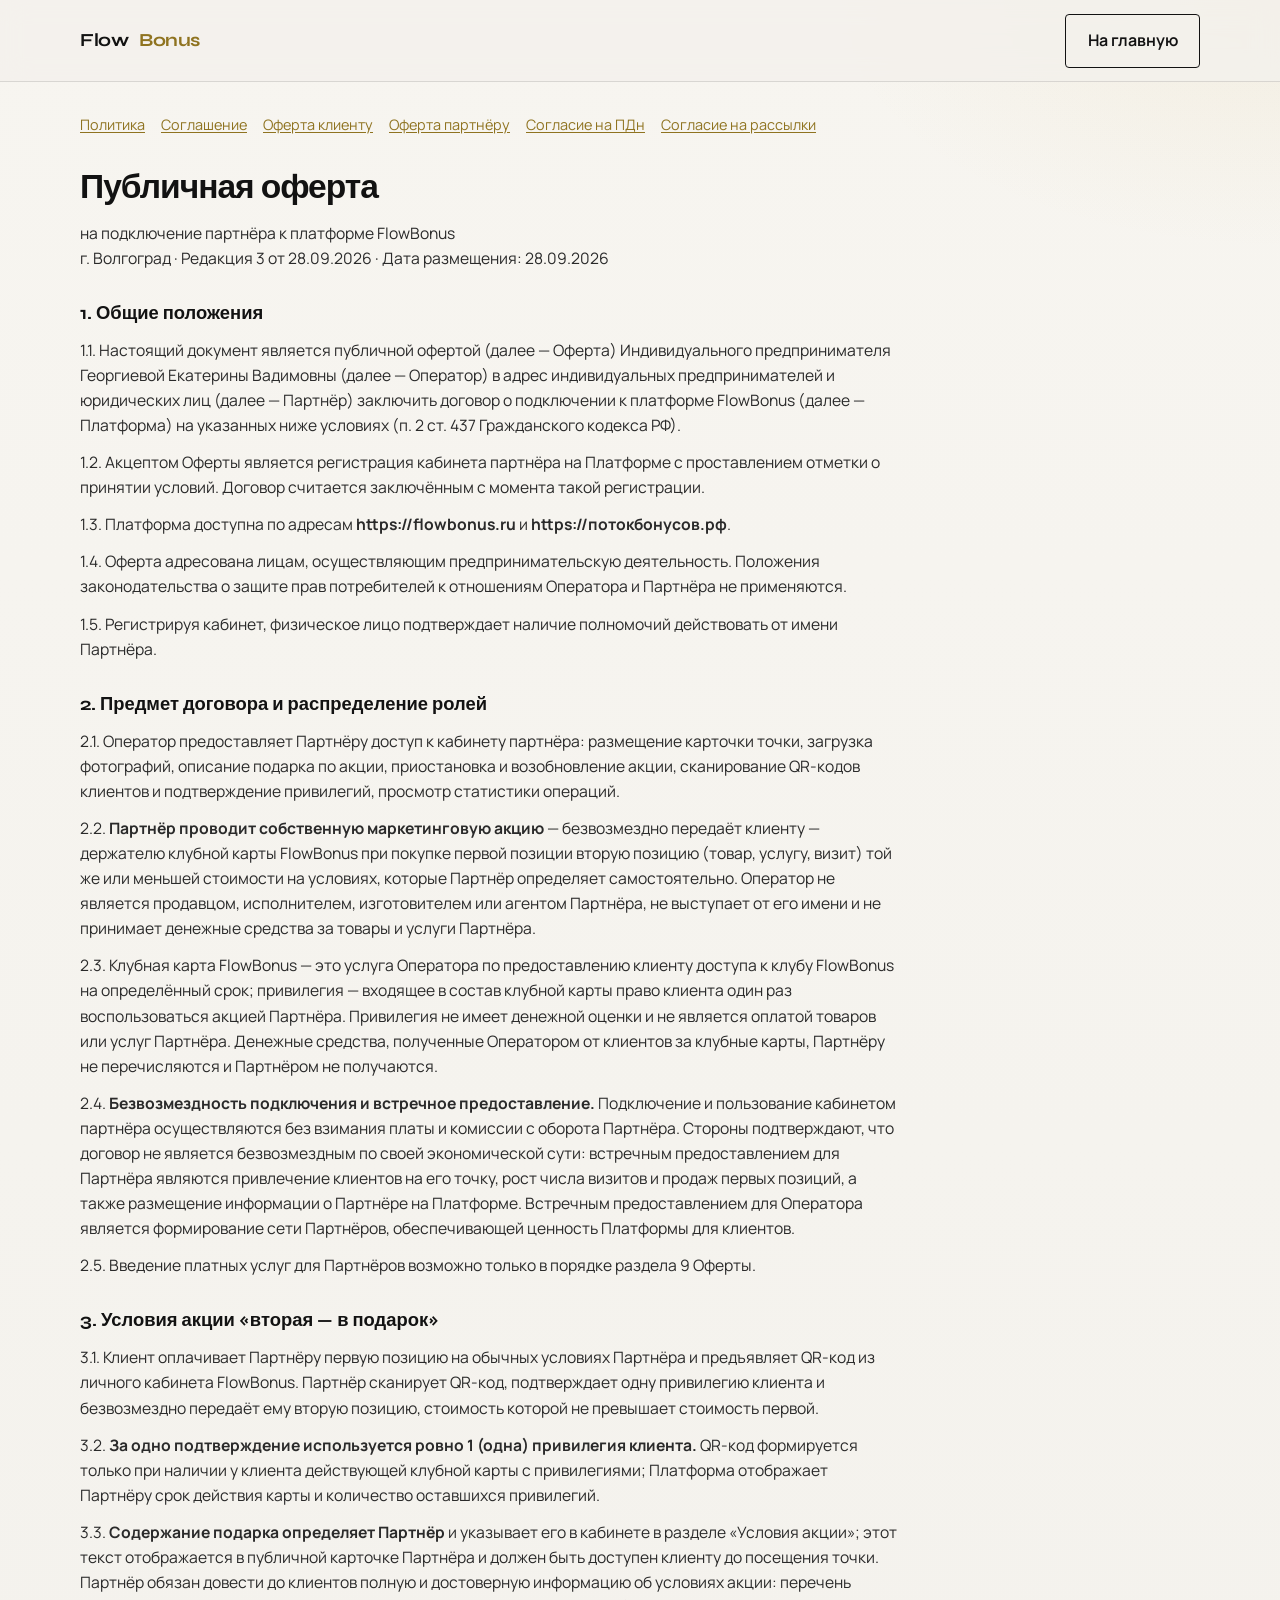
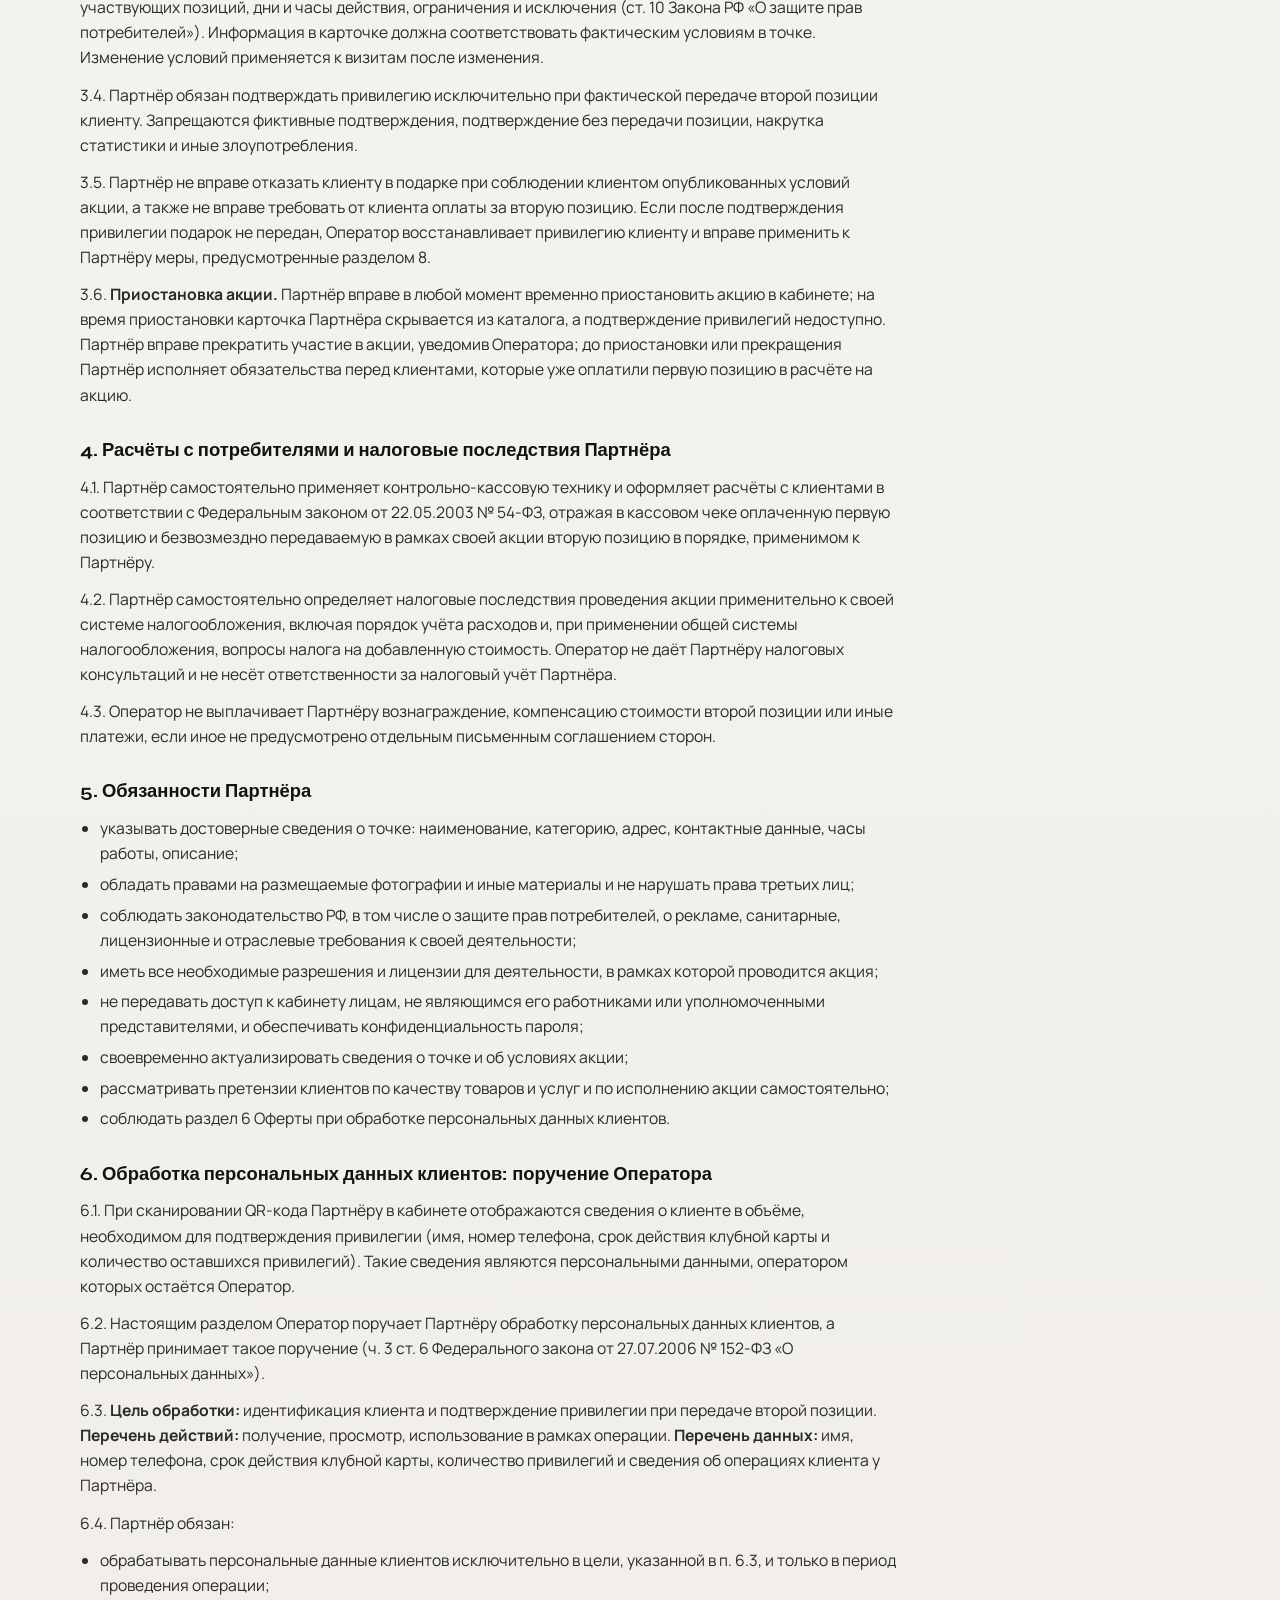
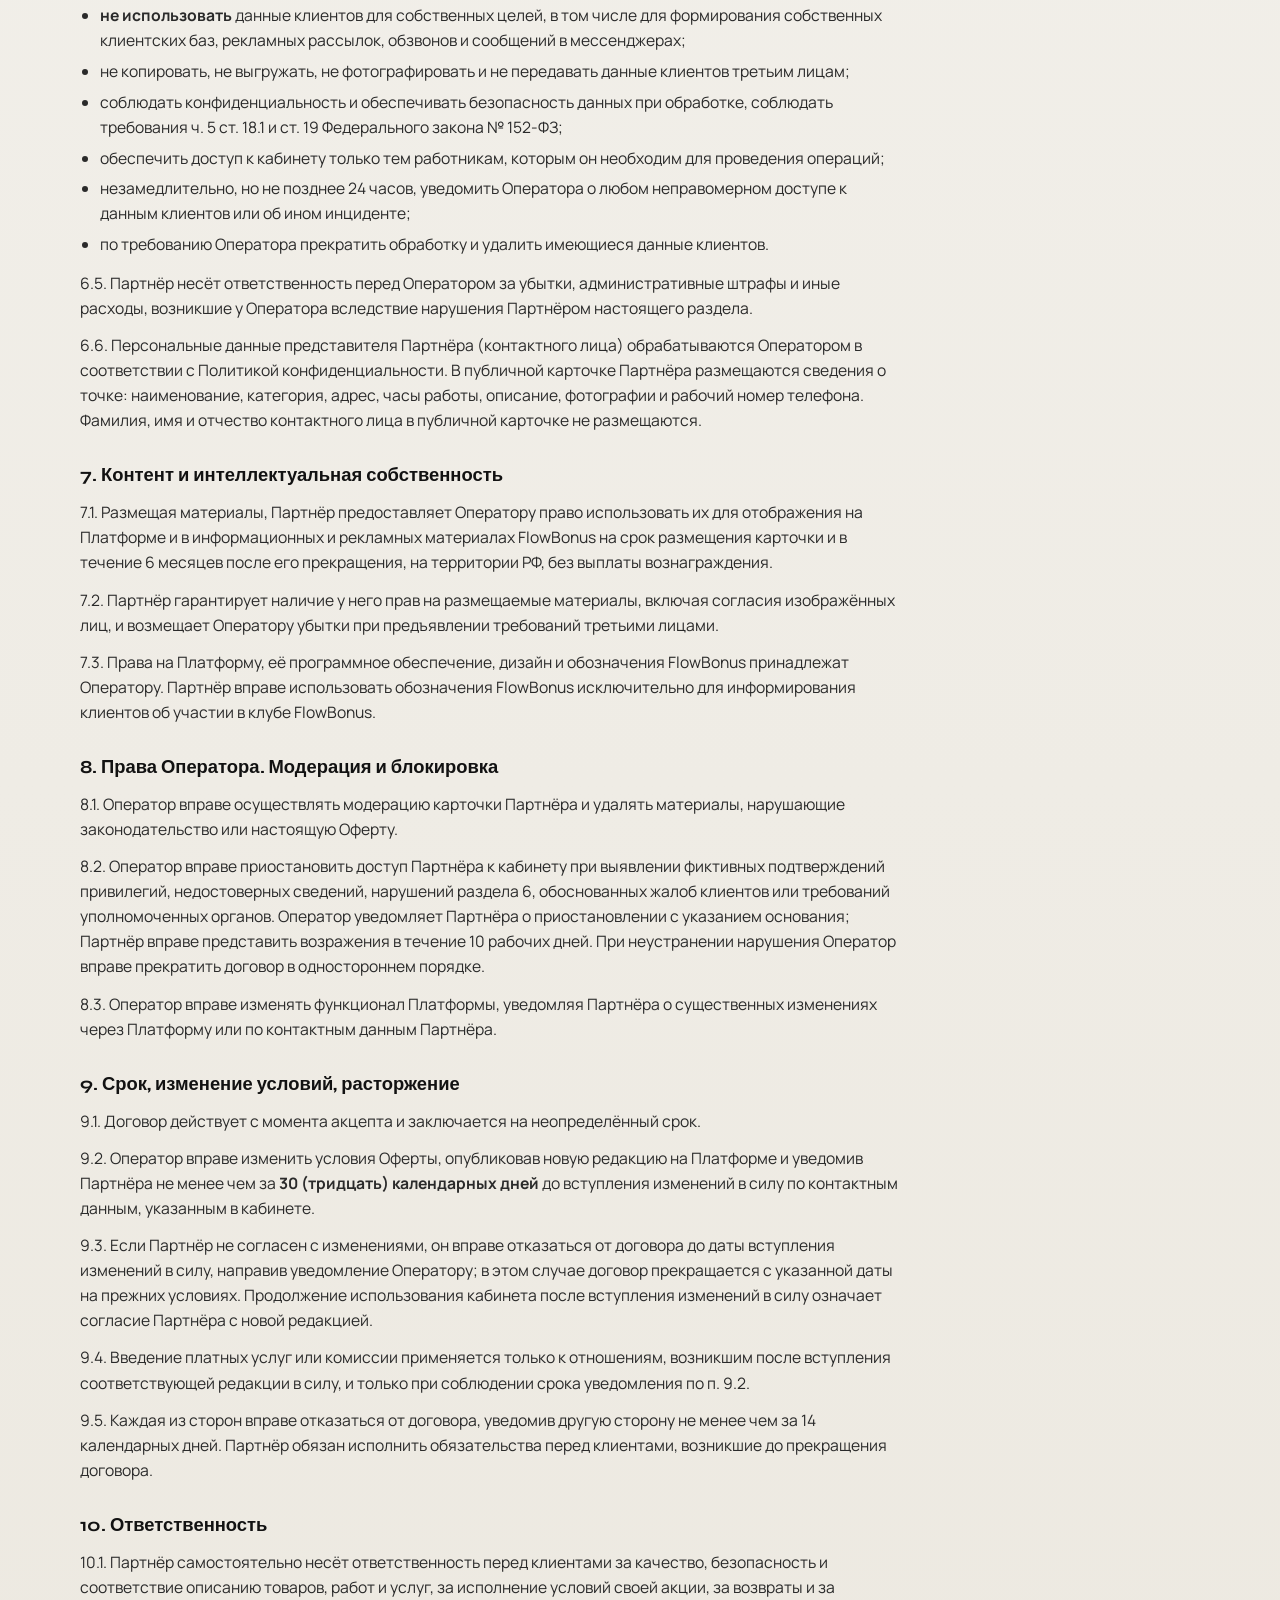
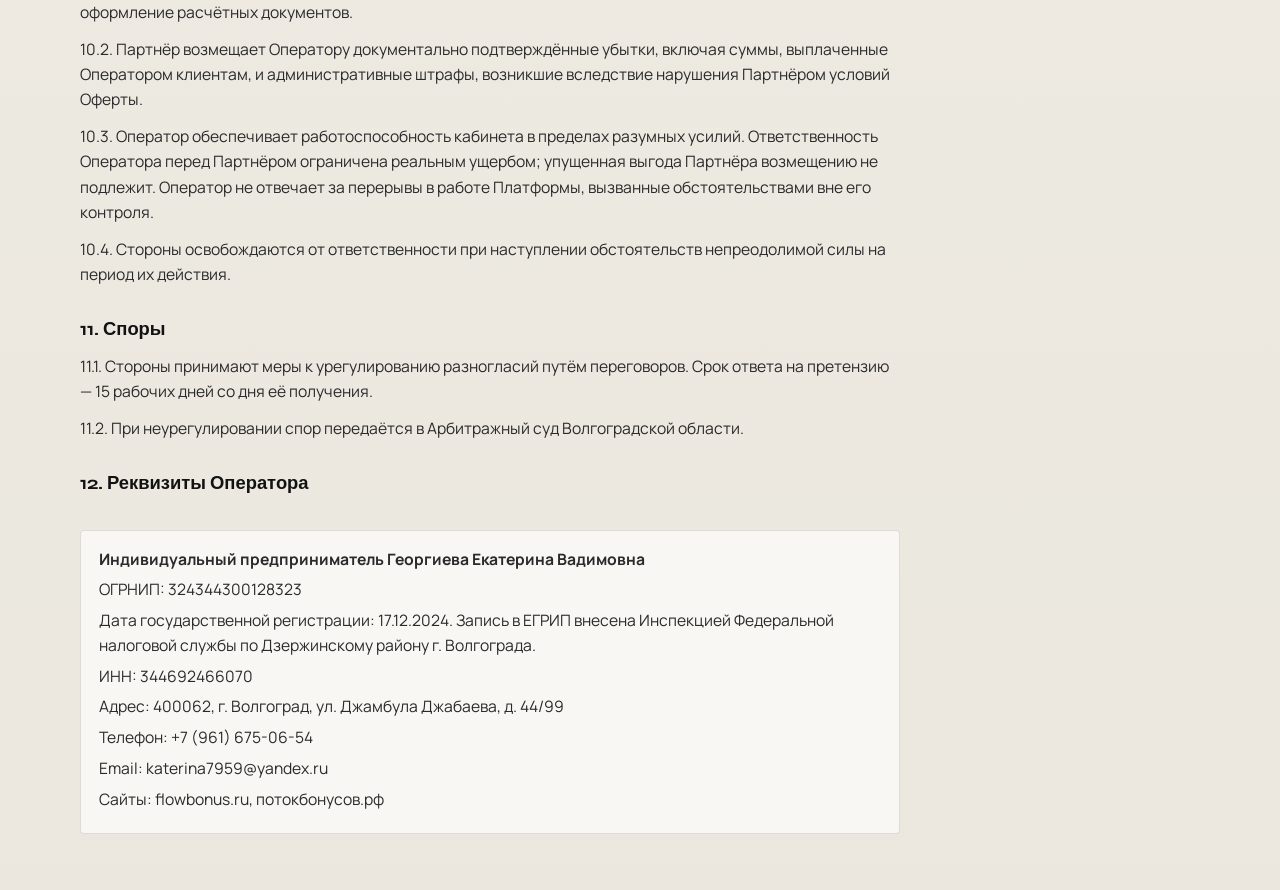
<file: legal/offer-partner.html>
<!DOCTYPE html>
<html lang="ru">
<head>
  <meta charset="UTF-8" />
  <meta name="viewport" content="width=device-width, initial-scale=1.0" />
  <title>Публичная оферта для партнёра — FlowBonus</title>
  <link rel="icon" href="/assets/favicon.ico" sizes="any" />
  <link rel="preconnect" href="https://fonts.googleapis.com" />
  <link rel="preconnect" href="https://fonts.gstatic.com" crossorigin />
  <link href="https://fonts.googleapis.com/css2?family=Manrope:wght@400;500;600;700&family=Syne:wght@600;700;800&display=swap" rel="stylesheet" />
  <link rel="stylesheet" href="/css/styles.css" />
  <link rel="stylesheet" href="/css/legal.css" />
</head>
<body class="legal-body">
  <header class="site-header">
    <div class="container nav">
      <a class="logo" href="/">Flow<span>Bonus</span></a>
      <a class="btn btn-ghost" href="/">На главную</a>
    </div>
  </header>
  <main class="container legal-main">
    <article class="legal-doc">
      <nav class="legal-nav" aria-label="Документы">
        <a href="/legal/privacy.html">Политика</a>
        <a href="/legal/terms.html">Соглашение</a>
        <a href="/legal/offer-client.html">Оферта клиенту</a>
        <a href="/legal/offer-partner.html">Оферта партнёру</a>
        <a href="/legal/consent.html">Согласие на ПДн</a>
        <a href="/legal/marketing.html">Согласие на рассылки</a>
      </nav>
      <h1>Публичная оферта</h1>
      <p class="legal-meta">на подключение партнёра к платформе FlowBonus<br />г. Волгоград · Редакция 3 от 28.09.2026 · Дата размещения: 28.09.2026</p>

      <h2>1. Общие положения</h2>
      <p>1.1. Настоящий документ является публичной офертой (далее — Оферта) Индивидуального предпринимателя Георгиевой Екатерины Вадимовны (далее — Оператор) в адрес индивидуальных предпринимателей и юридических лиц (далее — Партнёр) заключить договор о подключении к платформе FlowBonus (далее — Платформа) на указанных ниже условиях (п. 2 ст. 437 Гражданского кодекса РФ).</p>
      <p>1.2. Акцептом Оферты является регистрация кабинета партнёра на Платформе с проставлением отметки о принятии условий. Договор считается заключённым с момента такой регистрации.</p>
      <p>1.3. Платформа доступна по адресам <strong>https://flowbonus.ru</strong> и <strong>https://потокбонусов.рф</strong>.</p>
      <p>1.4. Оферта адресована лицам, осуществляющим предпринимательскую деятельность. Положения законодательства о защите прав потребителей к отношениям Оператора и Партнёра не применяются.</p>
      <p>1.5. Регистрируя кабинет, физическое лицо подтверждает наличие полномочий действовать от имени Партнёра.</p>

      <h2>2. Предмет договора и распределение ролей</h2>
      <p>2.1. Оператор предоставляет Партнёру доступ к кабинету партнёра: размещение карточки точки, загрузка фотографий, описание подарка по акции, приостановка и возобновление акции, сканирование QR-кодов клиентов и подтверждение привилегий, просмотр статистики операций.</p>
      <p>2.2. <strong>Партнёр проводит собственную маркетинговую акцию</strong> — безвозмездно передаёт клиенту — держателю клубной карты FlowBonus при покупке первой позиции вторую позицию (товар, услугу, визит) той же или меньшей стоимости на условиях, которые Партнёр определяет самостоятельно. Оператор не является продавцом, исполнителем, изготовителем или агентом Партнёра, не выступает от его имени и не принимает денежные средства за товары и услуги Партнёра.</p>
      <p>2.3. Клубная карта FlowBonus — это услуга Оператора по предоставлению клиенту доступа к клубу FlowBonus на определённый срок; привилегия — входящее в состав клубной карты право клиента один раз воспользоваться акцией Партнёра. Привилегия не имеет денежной оценки и не является оплатой товаров или услуг Партнёра. Денежные средства, полученные Оператором от клиентов за клубные карты, Партнёру не перечисляются и Партнёром не получаются.</p>
      <p>2.4. <strong>Безвозмездность подключения и встречное предоставление.</strong> Подключение и пользование кабинетом партнёра осуществляются без взимания платы и комиссии с оборота Партнёра. Стороны подтверждают, что договор не является безвозмездным по своей экономической сути: встречным предоставлением для Партнёра являются привлечение клиентов на его точку, рост числа визитов и продаж первых позиций, а также размещение информации о Партнёре на Платформе. Встречным предоставлением для Оператора является формирование сети Партнёров, обеспечивающей ценность Платформы для клиентов.</p>
      <p>2.5. Введение платных услуг для Партнёров возможно только в порядке раздела 9 Оферты.</p>

      <h2>3. Условия акции «вторая — в подарок»</h2>
      <p>3.1. Клиент оплачивает Партнёру первую позицию на обычных условиях Партнёра и предъявляет QR-код из личного кабинета FlowBonus. Партнёр сканирует QR-код, подтверждает одну привилегию клиента и безвозмездно передаёт ему вторую позицию, стоимость которой не превышает стоимость первой.</p>
      <p>3.2. <strong>За одно подтверждение используется ровно 1 (одна) привилегия клиента.</strong> QR-код формируется только при наличии у клиента действующей клубной карты с привилегиями; Платформа отображает Партнёру срок действия карты и количество оставшихся привилегий.</p>
      <p>3.3. <strong>Содержание подарка определяет Партнёр</strong> и указывает его в кабинете в разделе «Условия акции»; этот текст отображается в публичной карточке Партнёра и должен быть доступен клиенту до посещения точки. Партнёр обязан довести до клиентов полную и достоверную информацию об условиях акции: перечень участвующих позиций, дни и часы действия, ограничения и исключения (ст. 10 Закона РФ «О защите прав потребителей»). Информация в карточке должна соответствовать фактическим условиям в точке. Изменение условий применяется к визитам после изменения.</p>
      <p>3.4. Партнёр обязан подтверждать привилегию исключительно при фактической передаче второй позиции клиенту. Запрещаются фиктивные подтверждения, подтверждение без передачи позиции, накрутка статистики и иные злоупотребления.</p>
      <p>3.5. Партнёр не вправе отказать клиенту в подарке при соблюдении клиентом опубликованных условий акции, а также не вправе требовать от клиента оплаты за вторую позицию. Если после подтверждения привилегии подарок не передан, Оператор восстанавливает привилегию клиенту и вправе применить к Партнёру меры, предусмотренные разделом 8.</p>
      <p>3.6. <strong>Приостановка акции.</strong> Партнёр вправе в любой момент временно приостановить акцию в кабинете; на время приостановки карточка Партнёра скрывается из каталога, а подтверждение привилегий недоступно. Партнёр вправе прекратить участие в акции, уведомив Оператора; до приостановки или прекращения Партнёр исполняет обязательства перед клиентами, которые уже оплатили первую позицию в расчёте на акцию.</p>

      <h2>4. Расчёты с потребителями и налоговые последствия Партнёра</h2>
      <p>4.1. Партнёр самостоятельно применяет контрольно-кассовую технику и оформляет расчёты с клиентами в соответствии с Федеральным законом от 22.05.2003 № 54-ФЗ, отражая в кассовом чеке оплаченную первую позицию и безвозмездно передаваемую в рамках своей акции вторую позицию в порядке, применимом к Партнёру.</p>
      <p>4.2. Партнёр самостоятельно определяет налоговые последствия проведения акции применительно к своей системе налогообложения, включая порядок учёта расходов и, при применении общей системы налогообложения, вопросы налога на добавленную стоимость. Оператор не даёт Партнёру налоговых консультаций и не несёт ответственности за налоговый учёт Партнёра.</p>
      <p>4.3. Оператор не выплачивает Партнёру вознаграждение, компенсацию стоимости второй позиции или иные платежи, если иное не предусмотрено отдельным письменным соглашением сторон.</p>

      <h2>5. Обязанности Партнёра</h2>
      <ul>
        <li>указывать достоверные сведения о точке: наименование, категорию, адрес, контактные данные, часы работы, описание;</li>
        <li>обладать правами на размещаемые фотографии и иные материалы и не нарушать права третьих лиц;</li>
        <li>соблюдать законодательство РФ, в том числе о защите прав потребителей, о рекламе, санитарные, лицензионные и отраслевые требования к своей деятельности;</li>
        <li>иметь все необходимые разрешения и лицензии для деятельности, в рамках которой проводится акция;</li>
        <li>не передавать доступ к кабинету лицам, не являющимся его работниками или уполномоченными представителями, и обеспечивать конфиденциальность пароля;</li>
        <li>своевременно актуализировать сведения о точке и об условиях акции;</li>
        <li>рассматривать претензии клиентов по качеству товаров и услуг и по исполнению акции самостоятельно;</li>
        <li>соблюдать раздел 6 Оферты при обработке персональных данных клиентов.</li>
      </ul>

      <h2>6. Обработка персональных данных клиентов: поручение Оператора</h2>
      <p>6.1. При сканировании QR-кода Партнёру в кабинете отображаются сведения о клиенте в объёме, необходимом для подтверждения привилегии (имя, номер телефона, срок действия клубной карты и количество оставшихся привилегий). Такие сведения являются персональными данными, оператором которых остаётся Оператор.</p>
      <p>6.2. Настоящим разделом Оператор поручает Партнёру обработку персональных данных клиентов, а Партнёр принимает такое поручение (ч. 3 ст. 6 Федерального закона от 27.07.2006 № 152-ФЗ «О персональных данных»).</p>
      <p>6.3. <strong>Цель обработки:</strong> идентификация клиента и подтверждение привилегии при передаче второй позиции. <strong>Перечень действий:</strong> получение, просмотр, использование в рамках операции. <strong>Перечень данных:</strong> имя, номер телефона, срок действия клубной карты, количество привилегий и сведения об операциях клиента у Партнёра.</p>
      <p>6.4. Партнёр обязан:</p>
      <ul>
        <li>обрабатывать персональные данные клиентов исключительно в цели, указанной в п. 6.3, и только в период проведения операции;</li>
        <li><strong>не использовать</strong> данные клиентов для собственных целей, в том числе для формирования собственных клиентских баз, рекламных рассылок, обзвонов и сообщений в мессенджерах;</li>
        <li>не копировать, не выгружать, не фотографировать и не передавать данные клиентов третьим лицам;</li>
        <li>соблюдать конфиденциальность и обеспечивать безопасность данных при обработке, соблюдать требования ч. 5 ст. 18.1 и ст. 19 Федерального закона № 152-ФЗ;</li>
        <li>обеспечить доступ к кабинету только тем работникам, которым он необходим для проведения операций;</li>
        <li>незамедлительно, но не позднее 24 часов, уведомить Оператора о любом неправомерном доступе к данным клиентов или об ином инциденте;</li>
        <li>по требованию Оператора прекратить обработку и удалить имеющиеся данные клиентов.</li>
      </ul>
      <p>6.5. Партнёр несёт ответственность перед Оператором за убытки, административные штрафы и иные расходы, возникшие у Оператора вследствие нарушения Партнёром настоящего раздела.</p>
      <p>6.6. Персональные данные представителя Партнёра (контактного лица) обрабатываются Оператором в соответствии с <a href="/legal/privacy.html">Политикой конфиденциальности</a>. В публичной карточке Партнёра размещаются сведения о точке: наименование, категория, адрес, часы работы, описание, фотографии и рабочий номер телефона. Фамилия, имя и отчество контактного лица в публичной карточке не размещаются.</p>

      <h2>7. Контент и интеллектуальная собственность</h2>
      <p>7.1. Размещая материалы, Партнёр предоставляет Оператору право использовать их для отображения на Платформе и в информационных и рекламных материалах FlowBonus на срок размещения карточки и в течение 6 месяцев после его прекращения, на территории РФ, без выплаты вознаграждения.</p>
      <p>7.2. Партнёр гарантирует наличие у него прав на размещаемые материалы, включая согласия изображённых лиц, и возмещает Оператору убытки при предъявлении требований третьими лицами.</p>
      <p>7.3. Права на Платформу, её программное обеспечение, дизайн и обозначения FlowBonus принадлежат Оператору. Партнёр вправе использовать обозначения FlowBonus исключительно для информирования клиентов об участии в клубе FlowBonus.</p>

      <h2>8. Права Оператора. Модерация и блокировка</h2>
      <p>8.1. Оператор вправе осуществлять модерацию карточки Партнёра и удалять материалы, нарушающие законодательство или настоящую Оферту.</p>
      <p>8.2. Оператор вправе приостановить доступ Партнёра к кабинету при выявлении фиктивных подтверждений привилегий, недостоверных сведений, нарушений раздела 6, обоснованных жалоб клиентов или требований уполномоченных органов. Оператор уведомляет Партнёра о приостановлении с указанием основания; Партнёр вправе представить возражения в течение 10 рабочих дней. При неустранении нарушения Оператор вправе прекратить договор в одностороннем порядке.</p>
      <p>8.3. Оператор вправе изменять функционал Платформы, уведомляя Партнёра о существенных изменениях через Платформу или по контактным данным Партнёра.</p>

      <h2>9. Срок, изменение условий, расторжение</h2>
      <p>9.1. Договор действует с момента акцепта и заключается на неопределённый срок.</p>
      <p>9.2. Оператор вправе изменить условия Оферты, опубликовав новую редакцию на Платформе и уведомив Партнёра не менее чем за <strong>30 (тридцать) календарных дней</strong> до вступления изменений в силу по контактным данным, указанным в кабинете.</p>
      <p>9.3. Если Партнёр не согласен с изменениями, он вправе отказаться от договора до даты вступления изменений в силу, направив уведомление Оператору; в этом случае договор прекращается с указанной даты на прежних условиях. Продолжение использования кабинета после вступления изменений в силу означает согласие Партнёра с новой редакцией.</p>
      <p>9.4. Введение платных услуг или комиссии применяется только к отношениям, возникшим после вступления соответствующей редакции в силу, и только при соблюдении срока уведомления по п. 9.2.</p>
      <p>9.5. Каждая из сторон вправе отказаться от договора, уведомив другую сторону не менее чем за 14 календарных дней. Партнёр обязан исполнить обязательства перед клиентами, возникшие до прекращения договора.</p>

      <h2>10. Ответственность</h2>
      <p>10.1. Партнёр самостоятельно несёт ответственность перед клиентами за качество, безопасность и соответствие описанию товаров, работ и услуг, за исполнение условий своей акции, за возвраты и за оформление расчётных документов.</p>
      <p>10.2. Партнёр возмещает Оператору документально подтверждённые убытки, включая суммы, выплаченные Оператором клиентам, и административные штрафы, возникшие вследствие нарушения Партнёром условий Оферты.</p>
      <p>10.3. Оператор обеспечивает работоспособность кабинета в пределах разумных усилий. Ответственность Оператора перед Партнёром ограничена реальным ущербом; упущенная выгода Партнёра возмещению не подлежит. Оператор не отвечает за перерывы в работе Платформы, вызванные обстоятельствами вне его контроля.</p>
      <p>10.4. Стороны освобождаются от ответственности при наступлении обстоятельств непреодолимой силы на период их действия.</p>

      <h2>11. Споры</h2>
      <p>11.1. Стороны принимают меры к урегулированию разногласий путём переговоров. Срок ответа на претензию — 15 рабочих дней со дня её получения.</p>
      <p>11.2. При неурегулировании спор передаётся в Арбитражный суд Волгоградской области.</p>

      <h2>12. Реквизиты Оператора</h2>
      <div class="legal-requisites">
        <p><strong>Индивидуальный предприниматель Георгиева Екатерина Вадимовна</strong></p>
        <p>ОГРНИП: 324344300128323</p>
        <p>Дата государственной регистрации: 17.12.2024. Запись в ЕГРИП внесена Инспекцией Федеральной налоговой службы по Дзержинскому району г. Волгограда.</p>
        <p>ИНН: 344692466070</p>
        <p>Адрес: 400062, г. Волгоград, ул. Джамбула Джабаева, д. 44/99</p>
        <p>Телефон: <a href="tel:+79616750654">+7 (961) 675-06-54</a></p>
        <p>Email: <a href="mailto:katerina7959@yandex.ru">katerina7959@yandex.ru</a></p>
        <p>Сайты: <a href="https://flowbonus.ru">flowbonus.ru</a>, <a href="https://потокбонусов.рф">потокбонусов.рф</a></p>
      </div>
    </article>
  </main>
</body>
</html>
</file>
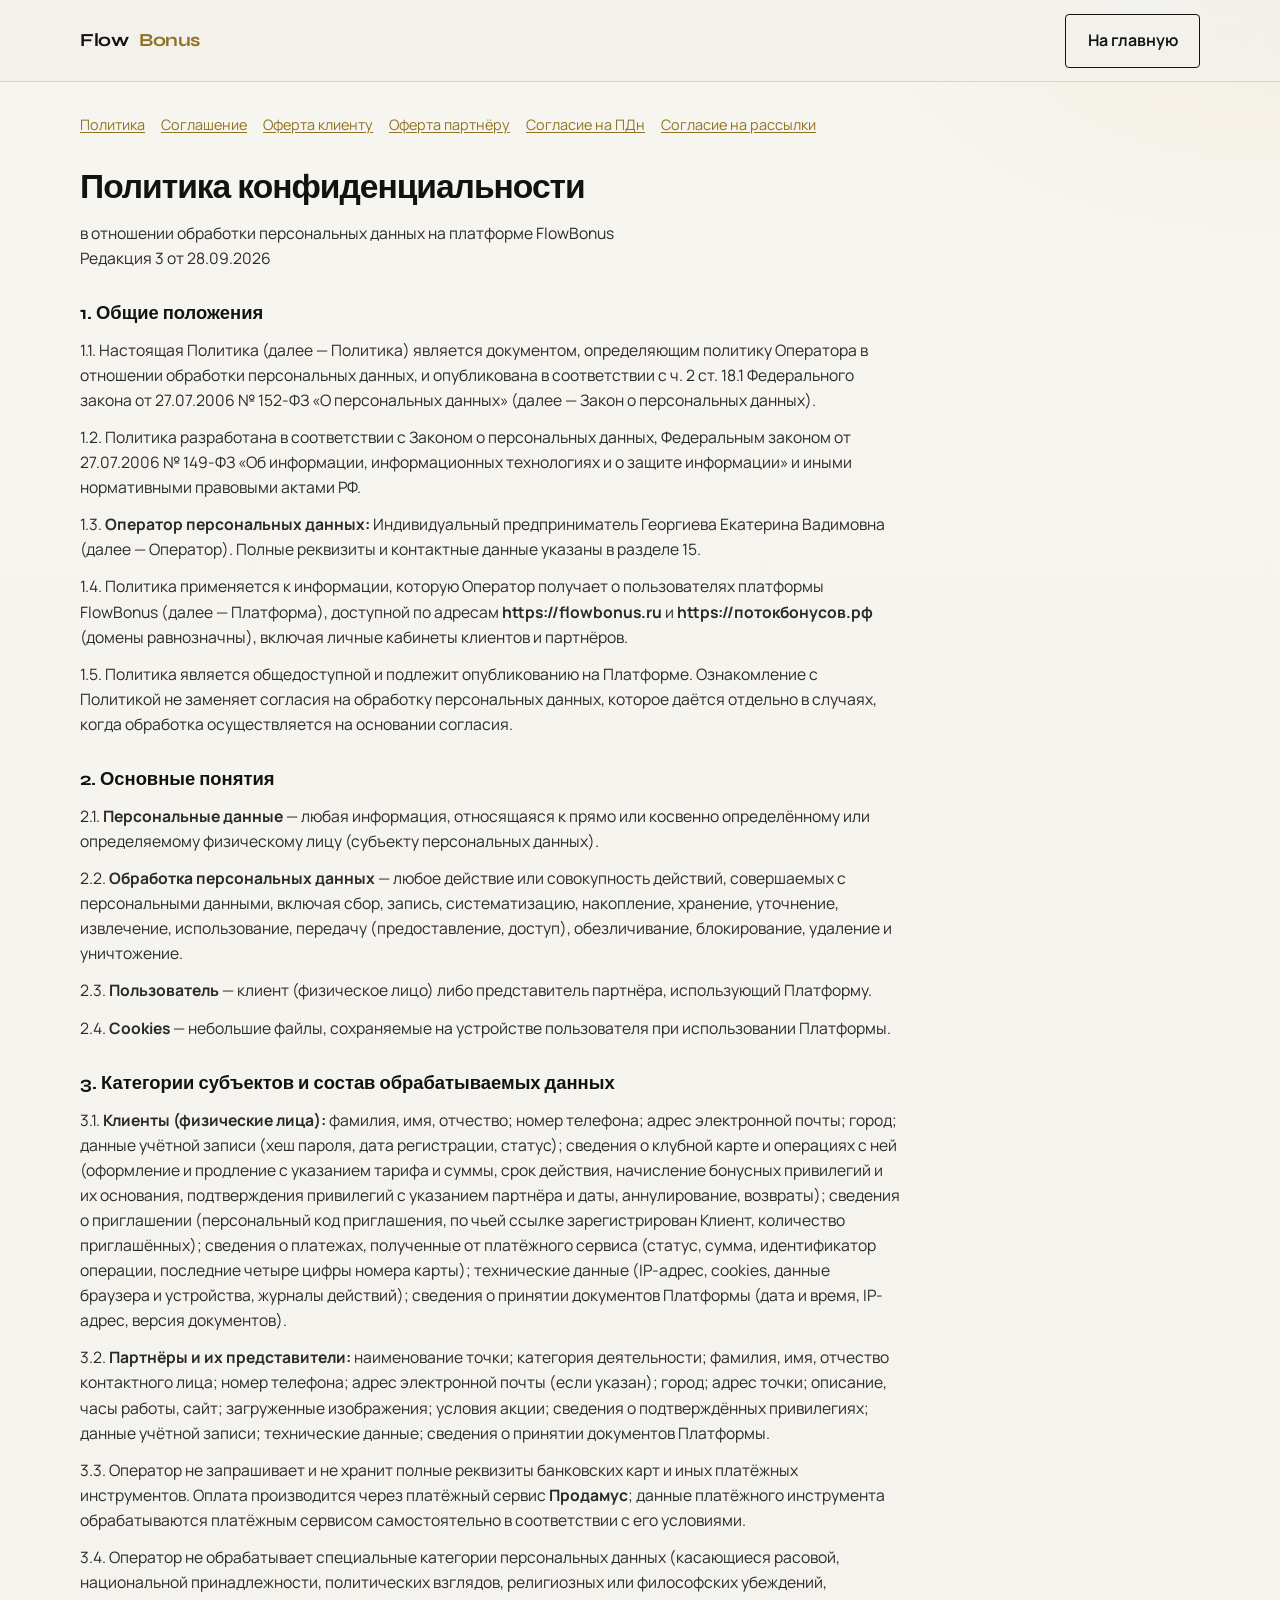
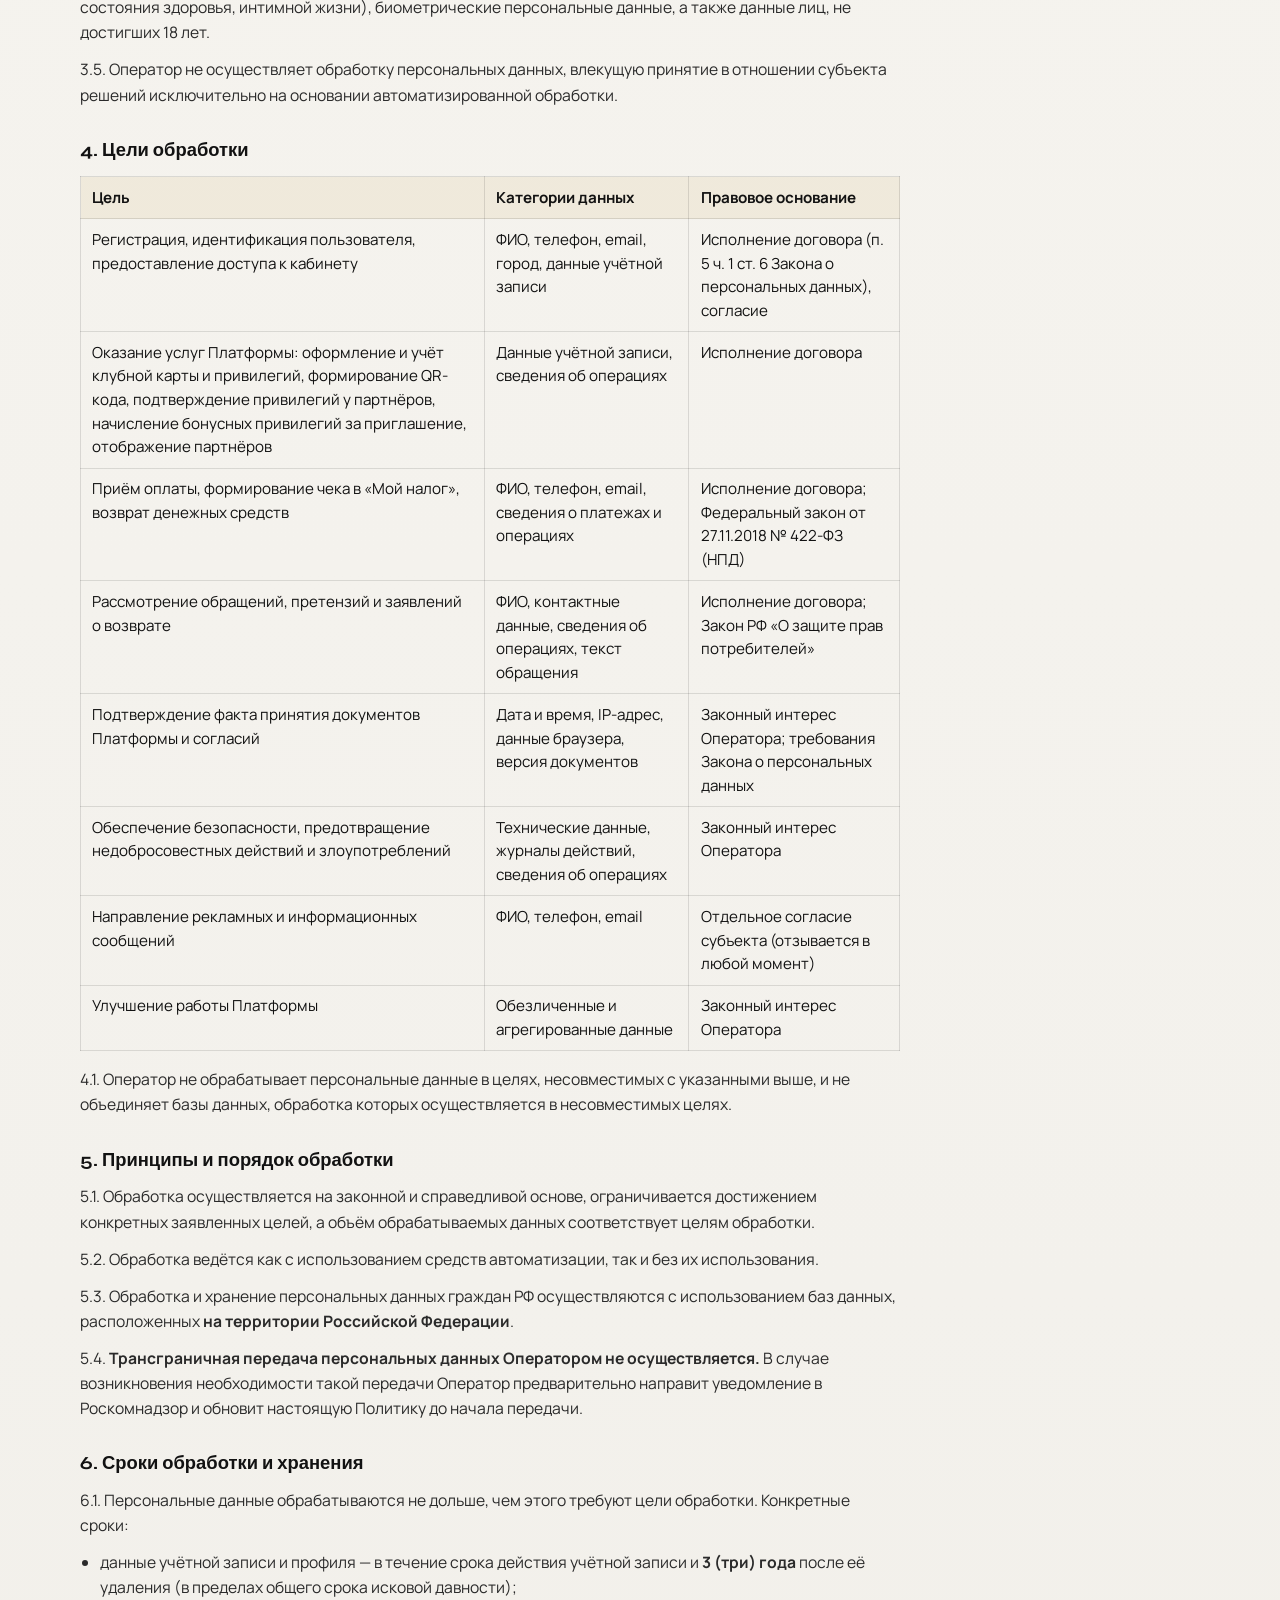
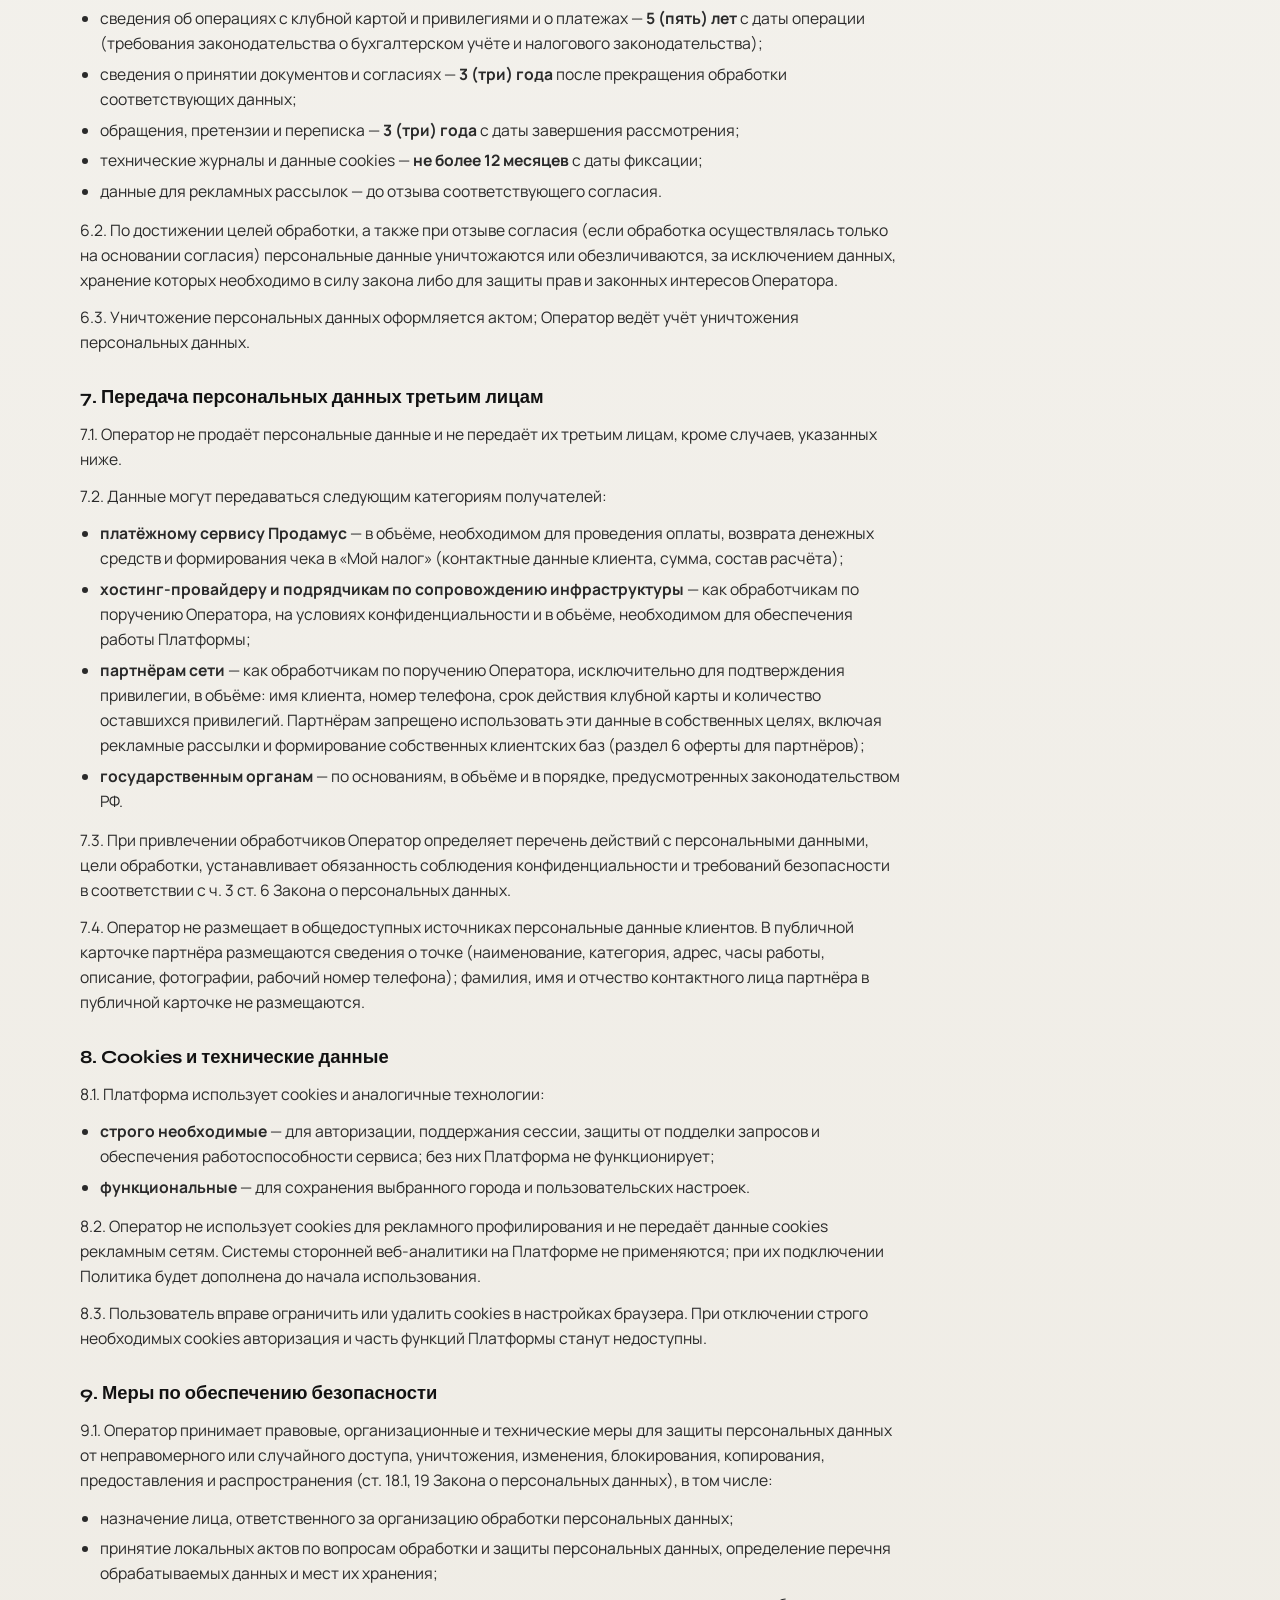
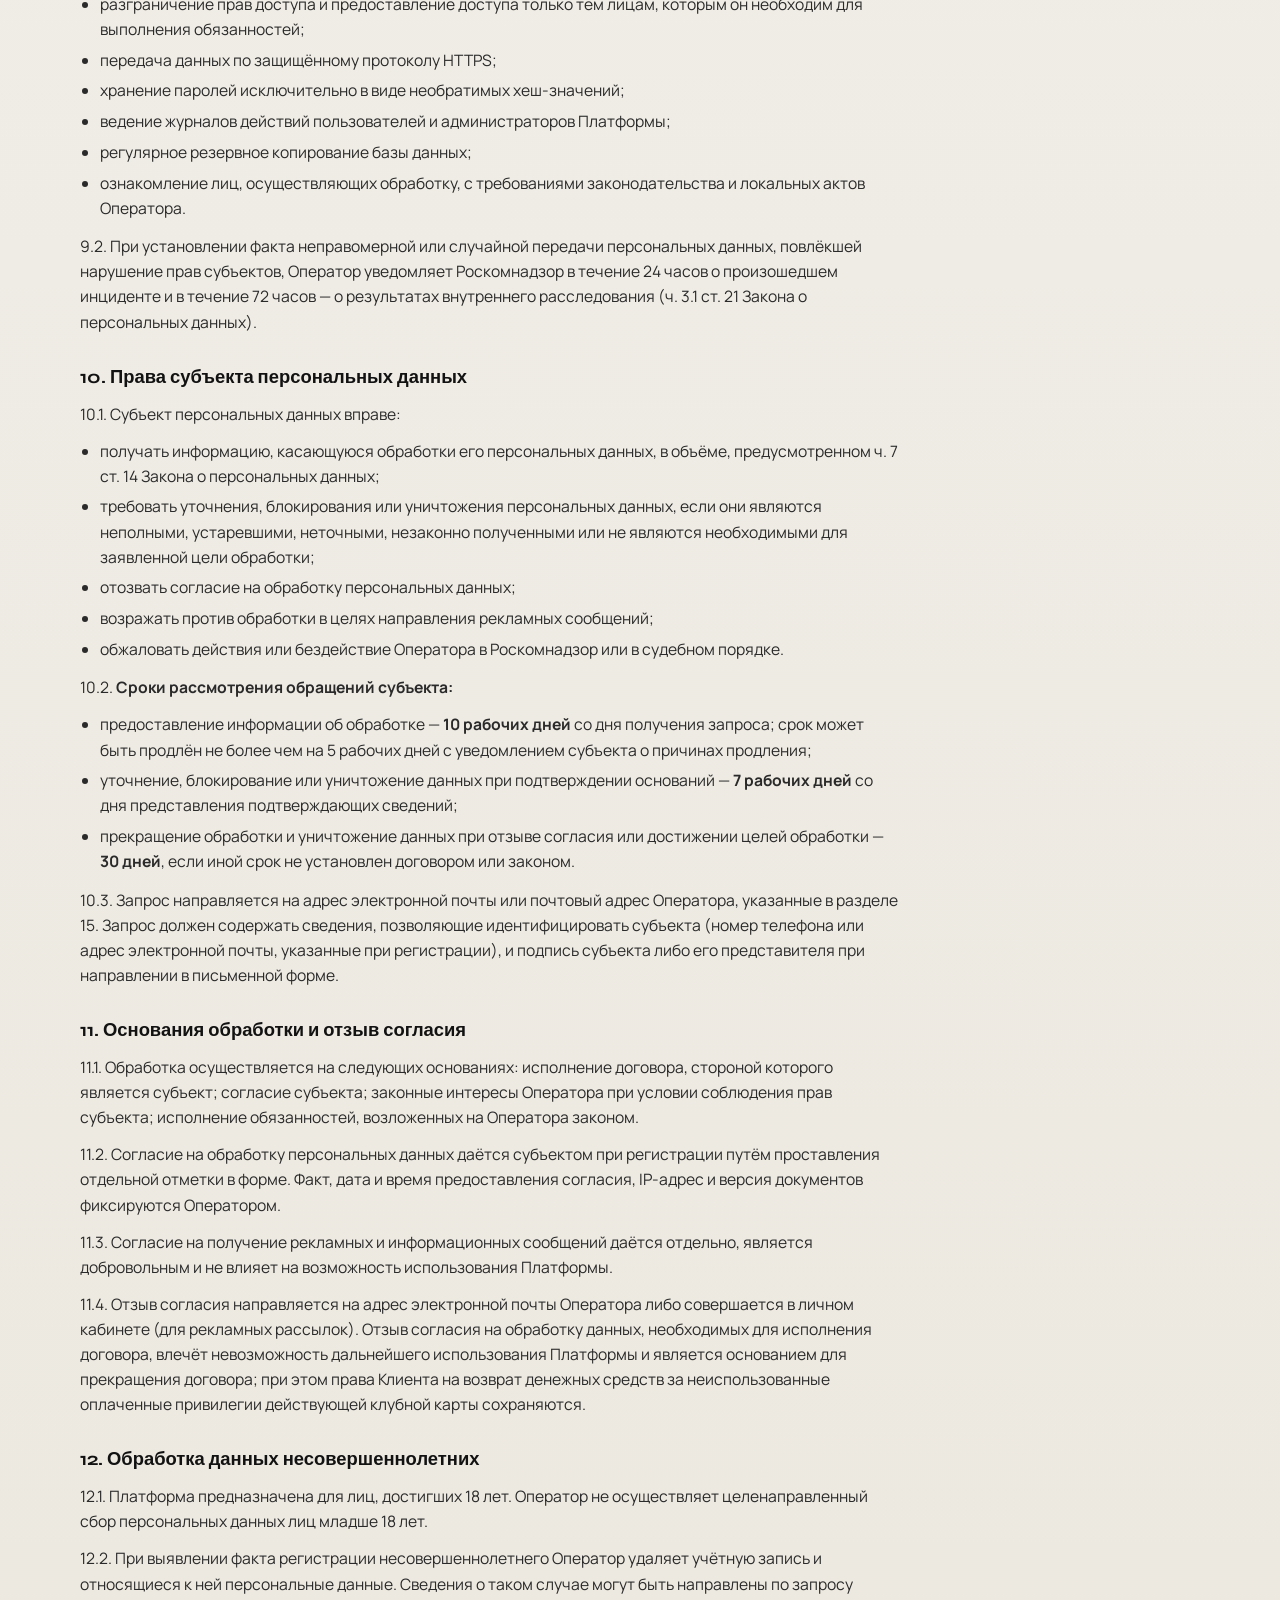
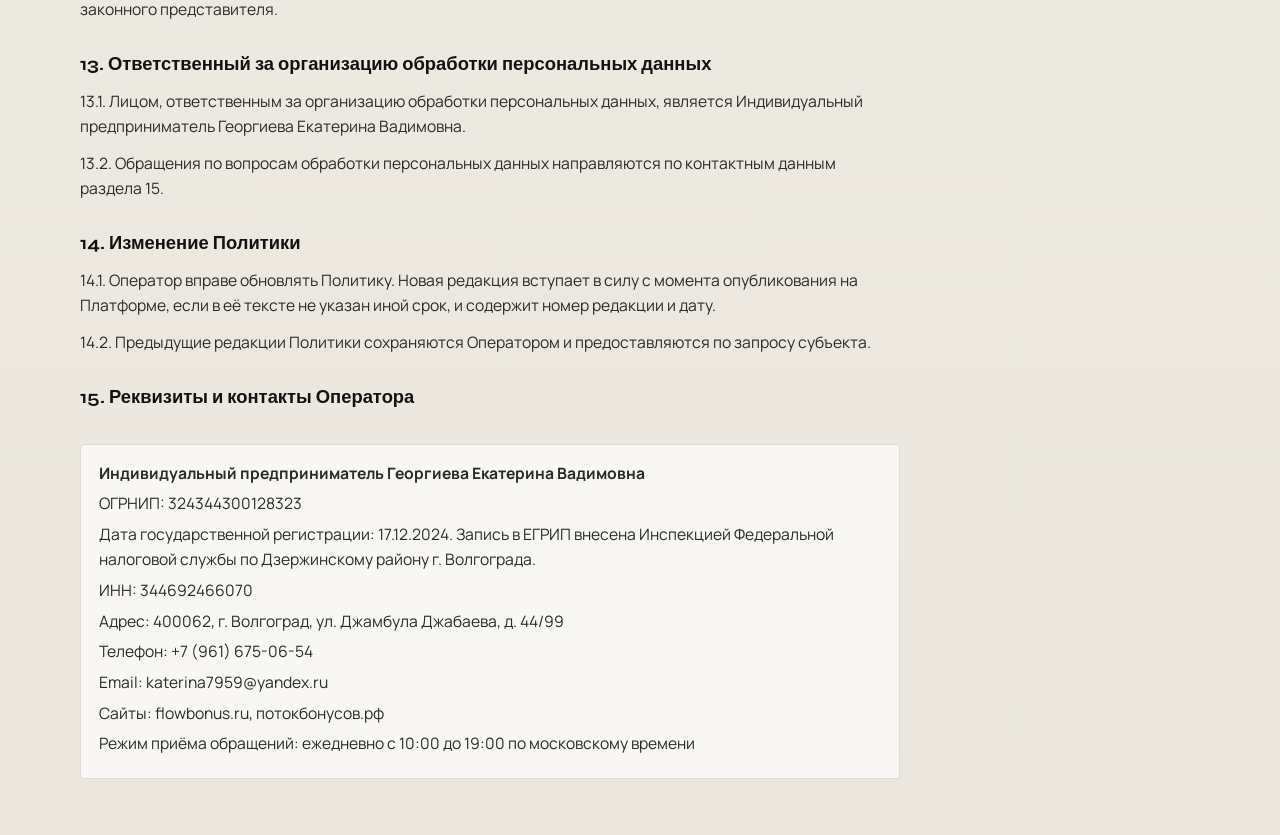
<file: legal/privacy.html>
<!DOCTYPE html>
<html lang="ru">
<head>
  <meta charset="UTF-8" />
  <meta name="viewport" content="width=device-width, initial-scale=1.0" />
  <title>Политика конфиденциальности — FlowBonus</title>
  <link rel="icon" href="/assets/favicon.ico" sizes="any" />
  <link rel="preconnect" href="https://fonts.googleapis.com" />
  <link rel="preconnect" href="https://fonts.gstatic.com" crossorigin />
  <link href="https://fonts.googleapis.com/css2?family=Manrope:wght@400;500;600;700&family=Syne:wght@600;700;800&display=swap" rel="stylesheet" />
  <link rel="stylesheet" href="/css/styles.css" />
  <link rel="stylesheet" href="/css/legal.css" />
</head>
<body class="legal-body">
  <header class="site-header">
    <div class="container nav">
      <a class="logo" href="/">Flow<span>Bonus</span></a>
      <a class="btn btn-ghost" href="/">На главную</a>
    </div>
  </header>
  <main class="container legal-main">
    <article class="legal-doc">
      <nav class="legal-nav" aria-label="Документы">
        <a href="/legal/privacy.html">Политика</a>
        <a href="/legal/terms.html">Соглашение</a>
        <a href="/legal/offer-client.html">Оферта клиенту</a>
        <a href="/legal/offer-partner.html">Оферта партнёру</a>
        <a href="/legal/consent.html">Согласие на ПДн</a>
        <a href="/legal/marketing.html">Согласие на рассылки</a>
      </nav>
      <h1>Политика конфиденциальности</h1>
      <p class="legal-meta">в отношении обработки персональных данных на платформе FlowBonus<br />Редакция 3 от 28.09.2026</p>

      <h2>1. Общие положения</h2>
      <p>1.1. Настоящая Политика (далее — Политика) является документом, определяющим политику Оператора в отношении обработки персональных данных, и опубликована в соответствии с ч. 2 ст. 18.1 Федерального закона от 27.07.2006 № 152-ФЗ «О персональных данных» (далее — Закон о персональных данных).</p>
      <p>1.2. Политика разработана в соответствии с Законом о персональных данных, Федеральным законом от 27.07.2006 № 149-ФЗ «Об информации, информационных технологиях и о защите информации» и иными нормативными правовыми актами РФ.</p>
      <p>1.3. <strong>Оператор персональных данных:</strong> Индивидуальный предприниматель Георгиева Екатерина Вадимовна (далее — Оператор). Полные реквизиты и контактные данные указаны в разделе 15.</p>
      <p>1.4. Политика применяется к информации, которую Оператор получает о пользователях платформы FlowBonus (далее — Платформа), доступной по адресам <strong>https://flowbonus.ru</strong> и <strong>https://потокбонусов.рф</strong> (домены равнозначны), включая личные кабинеты клиентов и партнёров.</p>
      <p>1.5. Политика является общедоступной и подлежит опубликованию на Платформе. Ознакомление с Политикой не заменяет согласия на обработку персональных данных, которое даётся отдельно в случаях, когда обработка осуществляется на основании согласия.</p>
      <h2>2. Основные понятия</h2>
      <p>2.1. <strong>Персональные данные</strong> — любая информация, относящаяся к прямо или косвенно определённому или определяемому физическому лицу (субъекту персональных данных).</p>
      <p>2.2. <strong>Обработка персональных данных</strong> — любое действие или совокупность действий, совершаемых с персональными данными, включая сбор, запись, систематизацию, накопление, хранение, уточнение, извлечение, использование, передачу (предоставление, доступ), обезличивание, блокирование, удаление и уничтожение.</p>
      <p>2.3. <strong>Пользователь</strong> — клиент (физическое лицо) либо представитель партнёра, использующий Платформу.</p>
      <p>2.4. <strong>Cookies</strong> — небольшие файлы, сохраняемые на устройстве пользователя при использовании Платформы.</p>

      <h2>3. Категории субъектов и состав обрабатываемых данных</h2>
      <p>3.1. <strong>Клиенты (физические лица):</strong> фамилия, имя, отчество; номер телефона; адрес электронной почты; город; данные учётной записи (хеш пароля, дата регистрации, статус); сведения о клубной карте и операциях с ней (оформление и продление с указанием тарифа и суммы, срок действия, начисление бонусных привилегий и их основания, подтверждения привилегий с указанием партнёра и даты, аннулирование, возвраты); сведения о приглашении (персональный код приглашения, по чьей ссылке зарегистрирован Клиент, количество приглашённых); сведения о платежах, полученные от платёжного сервиса (статус, сумма, идентификатор операции, последние четыре цифры номера карты); технические данные (IP-адрес, cookies, данные браузера и устройства, журналы действий); сведения о принятии документов Платформы (дата и время, IP-адрес, версия документов).</p>
      <p>3.2. <strong>Партнёры и их представители:</strong> наименование точки; категория деятельности; фамилия, имя, отчество контактного лица; номер телефона; адрес электронной почты (если указан); город; адрес точки; описание, часы работы, сайт; загруженные изображения; условия акции; сведения о подтверждённых привилегиях; данные учётной записи; технические данные; сведения о принятии документов Платформы.</p>
      <p>3.3. Оператор не запрашивает и не хранит полные реквизиты банковских карт и иных платёжных инструментов. Оплата производится через платёжный сервис <strong>Продамус</strong>; данные платёжного инструмента обрабатываются платёжным сервисом самостоятельно в соответствии с его условиями.</p>
      <p>3.4. Оператор не обрабатывает специальные категории персональных данных (касающиеся расовой, национальной принадлежности, политических взглядов, религиозных или философских убеждений, состояния здоровья, интимной жизни), биометрические персональные данные, а также данные лиц, не достигших 18 лет.</p>
      <p>3.5. Оператор не осуществляет обработку персональных данных, влекущую принятие в отношении субъекта решений исключительно на основании автоматизированной обработки.</p>

      <h2>4. Цели обработки</h2>
      <table>
        <thead>
          <tr>
            <th>Цель</th>
            <th>Категории данных</th>
            <th>Правовое основание</th>
          </tr>
        </thead>
        <tbody>
          <tr>
            <td>Регистрация, идентификация пользователя, предоставление доступа к кабинету</td>
            <td>ФИО, телефон, email, город, данные учётной записи</td>
            <td>Исполнение договора (п. 5 ч. 1 ст. 6 Закона о персональных данных), согласие</td>
          </tr>
          <tr>
            <td>Оказание услуг Платформы: оформление и учёт клубной карты и привилегий, формирование QR-кода, подтверждение привилегий у партнёров, начисление бонусных привилегий за приглашение, отображение партнёров</td>
            <td>Данные учётной записи, сведения об операциях</td>
            <td>Исполнение договора</td>
          </tr>
          <tr>
            <td>Приём оплаты, формирование чека в «Мой налог», возврат денежных средств</td>
            <td>ФИО, телефон, email, сведения о платежах и операциях</td>
            <td>Исполнение договора; Федеральный закон от 27.11.2018 № 422-ФЗ (НПД)</td>
          </tr>
          <tr>
            <td>Рассмотрение обращений, претензий и заявлений о возврате</td>
            <td>ФИО, контактные данные, сведения об операциях, текст обращения</td>
            <td>Исполнение договора; Закон РФ «О защите прав потребителей»</td>
          </tr>
          <tr>
            <td>Подтверждение факта принятия документов Платформы и согласий</td>
            <td>Дата и время, IP-адрес, данные браузера, версия документов</td>
            <td>Законный интерес Оператора; требования Закона о персональных данных</td>
          </tr>
          <tr>
            <td>Обеспечение безопасности, предотвращение недобросовестных действий и злоупотреблений</td>
            <td>Технические данные, журналы действий, сведения об операциях</td>
            <td>Законный интерес Оператора</td>
          </tr>
          <tr>
            <td>Направление рекламных и информационных сообщений</td>
            <td>ФИО, телефон, email</td>
            <td>Отдельное согласие субъекта (отзывается в любой момент)</td>
          </tr>
          <tr>
            <td>Улучшение работы Платформы</td>
            <td>Обезличенные и агрегированные данные</td>
            <td>Законный интерес Оператора</td>
          </tr>
        </tbody>
      </table>
      <p>4.1. Оператор не обрабатывает персональные данные в целях, несовместимых с указанными выше, и не объединяет базы данных, обработка которых осуществляется в несовместимых целях.</p>

      <h2>5. Принципы и порядок обработки</h2>
      <p>5.1. Обработка осуществляется на законной и справедливой основе, ограничивается достижением конкретных заявленных целей, а объём обрабатываемых данных соответствует целям обработки.</p>
      <p>5.2. Обработка ведётся как с использованием средств автоматизации, так и без их использования.</p>
      <p>5.3. Обработка и хранение персональных данных граждан РФ осуществляются с использованием баз данных, расположенных <strong>на территории Российской Федерации</strong>.</p>
      <p>5.4. <strong>Трансграничная передача персональных данных Оператором не осуществляется.</strong> В случае возникновения необходимости такой передачи Оператор предварительно направит уведомление в Роскомнадзор и обновит настоящую Политику до начала передачи.</p>

      <h2>6. Сроки обработки и хранения</h2>
      <p>6.1. Персональные данные обрабатываются не дольше, чем этого требуют цели обработки. Конкретные сроки:</p>
      <ul>
        <li>данные учётной записи и профиля — в течение срока действия учётной записи и <strong>3 (три) года</strong> после её удаления (в пределах общего срока исковой давности);</li>
        <li>сведения об операциях с клубной картой и привилегиями и о платежах — <strong>5 (пять) лет</strong> с даты операции (требования законодательства о бухгалтерском учёте и налогового законодательства);</li>
        <li>сведения о принятии документов и согласиях — <strong>3 (три) года</strong> после прекращения обработки соответствующих данных;</li>
        <li>обращения, претензии и переписка — <strong>3 (три) года</strong> с даты завершения рассмотрения;</li>
        <li>технические журналы и данные cookies — <strong>не более 12 месяцев</strong> с даты фиксации;</li>
        <li>данные для рекламных рассылок — до отзыва соответствующего согласия.</li>
      </ul>
      <p>6.2. По достижении целей обработки, а также при отзыве согласия (если обработка осуществлялась только на основании согласия) персональные данные уничтожаются или обезличиваются, за исключением данных, хранение которых необходимо в силу закона либо для защиты прав и законных интересов Оператора.</p>
      <p>6.3. Уничтожение персональных данных оформляется актом; Оператор ведёт учёт уничтожения персональных данных.</p>

      <h2>7. Передача персональных данных третьим лицам</h2>
      <p>7.1. Оператор не продаёт персональные данные и не передаёт их третьим лицам, кроме случаев, указанных ниже.</p>
      <p>7.2. Данные могут передаваться следующим категориям получателей:</p>
      <ul>
        <li><strong>платёжному сервису Продамус</strong> — в объёме, необходимом для проведения оплаты, возврата денежных средств и формирования чека в «Мой налог» (контактные данные клиента, сумма, состав расчёта);</li>
        <li><strong>хостинг-провайдеру и подрядчикам по сопровождению инфраструктуры</strong> — как обработчикам по поручению Оператора, на условиях конфиденциальности и в объёме, необходимом для обеспечения работы Платформы;</li>
        <li><strong>партнёрам сети</strong> — как обработчикам по поручению Оператора, исключительно для подтверждения привилегии, в объёме: имя клиента, номер телефона, срок действия клубной карты и количество оставшихся привилегий. Партнёрам запрещено использовать эти данные в собственных целях, включая рекламные рассылки и формирование собственных клиентских баз (раздел 6 <a href="/legal/offer-partner.html">оферты для партнёров</a>);</li>
        <li><strong>государственным органам</strong> — по основаниям, в объёме и в порядке, предусмотренных законодательством РФ.</li>
      </ul>
      <p>7.3. При привлечении обработчиков Оператор определяет перечень действий с персональными данными, цели обработки, устанавливает обязанность соблюдения конфиденциальности и требований безопасности в соответствии с ч. 3 ст. 6 Закона о персональных данных.</p>
      <p>7.4. Оператор не размещает в общедоступных источниках персональные данные клиентов. В публичной карточке партнёра размещаются сведения о точке (наименование, категория, адрес, часы работы, описание, фотографии, рабочий номер телефона); фамилия, имя и отчество контактного лица партнёра в публичной карточке не размещаются.</p>

      <h2>8. Cookies и технические данные</h2>
      <p>8.1. Платформа использует cookies и аналогичные технологии:</p>
      <ul>
        <li><strong>строго необходимые</strong> — для авторизации, поддержания сессии, защиты от подделки запросов и обеспечения работоспособности сервиса; без них Платформа не функционирует;</li>
        <li><strong>функциональные</strong> — для сохранения выбранного города и пользовательских настроек.</li>
      </ul>
      <p>8.2. Оператор не использует cookies для рекламного профилирования и не передаёт данные cookies рекламным сетям. Системы сторонней веб-аналитики на Платформе не применяются; при их подключении Политика будет дополнена до начала использования.</p>
      <p>8.3. Пользователь вправе ограничить или удалить cookies в настройках браузера. При отключении строго необходимых cookies авторизация и часть функций Платформы станут недоступны.</p>

      <h2>9. Меры по обеспечению безопасности</h2>
      <p>9.1. Оператор принимает правовые, организационные и технические меры для защиты персональных данных от неправомерного или случайного доступа, уничтожения, изменения, блокирования, копирования, предоставления и распространения (ст. 18.1, 19 Закона о персональных данных), в том числе:</p>
      <ul>
        <li>назначение лица, ответственного за организацию обработки персональных данных;</li>
        <li>принятие локальных актов по вопросам обработки и защиты персональных данных, определение перечня обрабатываемых данных и мест их хранения;</li>
        <li>разграничение прав доступа и предоставление доступа только тем лицам, которым он необходим для выполнения обязанностей;</li>
        <li>передача данных по защищённому протоколу HTTPS;</li>
        <li>хранение паролей исключительно в виде необратимых хеш-значений;</li>
        <li>ведение журналов действий пользователей и администраторов Платформы;</li>
        <li>регулярное резервное копирование базы данных;</li>
        <li>ознакомление лиц, осуществляющих обработку, с требованиями законодательства и локальных актов Оператора.</li>
      </ul>
      <p>9.2. При установлении факта неправомерной или случайной передачи персональных данных, повлёкшей нарушение прав субъектов, Оператор уведомляет Роскомнадзор в течение 24 часов о произошедшем инциденте и в течение 72 часов — о результатах внутреннего расследования (ч. 3.1 ст. 21 Закона о персональных данных).</p>

      <h2>10. Права субъекта персональных данных</h2>
      <p>10.1. Субъект персональных данных вправе:</p>
      <ul>
        <li>получать информацию, касающуюся обработки его персональных данных, в объёме, предусмотренном ч. 7 ст. 14 Закона о персональных данных;</li>
        <li>требовать уточнения, блокирования или уничтожения персональных данных, если они являются неполными, устаревшими, неточными, незаконно полученными или не являются необходимыми для заявленной цели обработки;</li>
        <li>отозвать согласие на обработку персональных данных;</li>
        <li>возражать против обработки в целях направления рекламных сообщений;</li>
        <li>обжаловать действия или бездействие Оператора в Роскомнадзор или в судебном порядке.</li>
      </ul>
      <p>10.2. <strong>Сроки рассмотрения обращений субъекта:</strong></p>
      <ul>
        <li>предоставление информации об обработке — <strong>10 рабочих дней</strong> со дня получения запроса; срок может быть продлён не более чем на 5 рабочих дней с уведомлением субъекта о причинах продления;</li>
        <li>уточнение, блокирование или уничтожение данных при подтверждении оснований — <strong>7 рабочих дней</strong> со дня представления подтверждающих сведений;</li>
        <li>прекращение обработки и уничтожение данных при отзыве согласия или достижении целей обработки — <strong>30 дней</strong>, если иной срок не установлен договором или законом.</li>
      </ul>
      <p>10.3. Запрос направляется на адрес электронной почты или почтовый адрес Оператора, указанные в разделе 15. Запрос должен содержать сведения, позволяющие идентифицировать субъекта (номер телефона или адрес электронной почты, указанные при регистрации), и подпись субъекта либо его представителя при направлении в письменной форме.</p>

      <h2>11. Основания обработки и отзыв согласия</h2>
      <p>11.1. Обработка осуществляется на следующих основаниях: исполнение договора, стороной которого является субъект; согласие субъекта; законные интересы Оператора при условии соблюдения прав субъекта; исполнение обязанностей, возложенных на Оператора законом.</p>
      <p>11.2. Согласие на обработку персональных данных даётся субъектом при регистрации путём проставления отдельной отметки в форме. Факт, дата и время предоставления согласия, IP-адрес и версия документов фиксируются Оператором.</p>
      <p>11.3. Согласие на получение рекламных и информационных сообщений даётся отдельно, является добровольным и не влияет на возможность использования Платформы.</p>
      <p>11.4. Отзыв согласия направляется на адрес электронной почты Оператора либо совершается в личном кабинете (для рекламных рассылок). Отзыв согласия на обработку данных, необходимых для исполнения договора, влечёт невозможность дальнейшего использования Платформы и является основанием для прекращения договора; при этом права Клиента на возврат денежных средств за неиспользованные оплаченные привилегии действующей клубной карты сохраняются.</p>

      <h2>12. Обработка данных несовершеннолетних</h2>
      <p>12.1. Платформа предназначена для лиц, достигших 18 лет. Оператор не осуществляет целенаправленный сбор персональных данных лиц младше 18 лет.</p>
      <p>12.2. При выявлении факта регистрации несовершеннолетнего Оператор удаляет учётную запись и относящиеся к ней персональные данные. Сведения о таком случае могут быть направлены по запросу законного представителя.</p>

      <h2>13. Ответственный за организацию обработки персональных данных</h2>
      <p>13.1. Лицом, ответственным за организацию обработки персональных данных, является Индивидуальный предприниматель Георгиева Екатерина Вадимовна.</p>
      <p>13.2. Обращения по вопросам обработки персональных данных направляются по контактным данным раздела 15.</p>

      <h2>14. Изменение Политики</h2>
      <p>14.1. Оператор вправе обновлять Политику. Новая редакция вступает в силу с момента опубликования на Платформе, если в её тексте не указан иной срок, и содержит номер редакции и дату.</p>
      <p>14.2. Предыдущие редакции Политики сохраняются Оператором и предоставляются по запросу субъекта.</p>

      <h2>15. Реквизиты и контакты Оператора</h2>
      <div class="legal-requisites">
        <p><strong>Индивидуальный предприниматель Георгиева Екатерина Вадимовна</strong></p>
        <p>ОГРНИП: 324344300128323</p>
        <p>Дата государственной регистрации: 17.12.2024. Запись в ЕГРИП внесена Инспекцией Федеральной налоговой службы по Дзержинскому району г. Волгограда.</p>
        <p>ИНН: 344692466070</p>
        <p>Адрес: 400062, г. Волгоград, ул. Джамбула Джабаева, д. 44/99</p>
        <p>Телефон: <a href="tel:+79616750654">+7 (961) 675-06-54</a></p>
        <p>Email: <a href="mailto:katerina7959@yandex.ru">katerina7959@yandex.ru</a></p>
        <p>Сайты: <a href="https://flowbonus.ru">flowbonus.ru</a>, <a href="https://потокбонусов.рф">потокбонусов.рф</a></p>
        <p>Режим приёма обращений: ежедневно с 10:00 до 19:00 по московскому времени</p>
      </div>
    </article>
  </main>
</body>
</html>
</file>
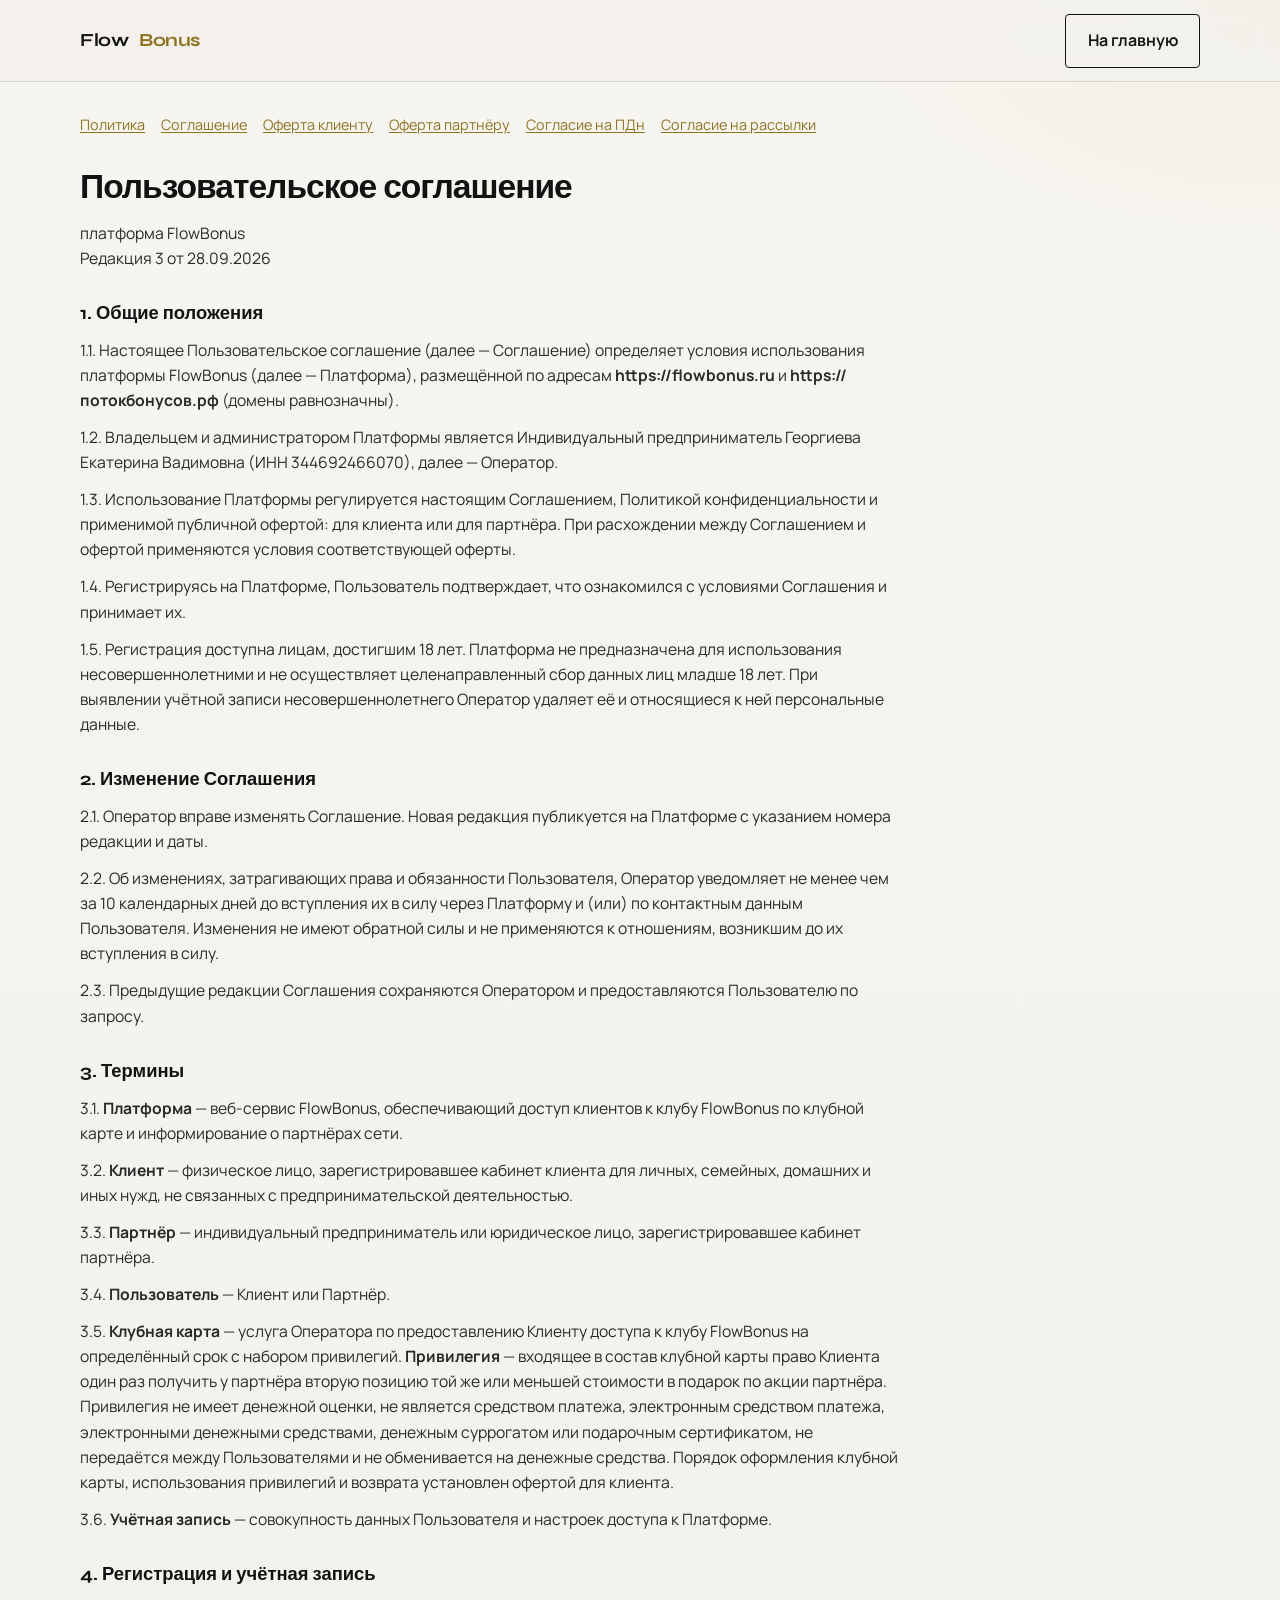
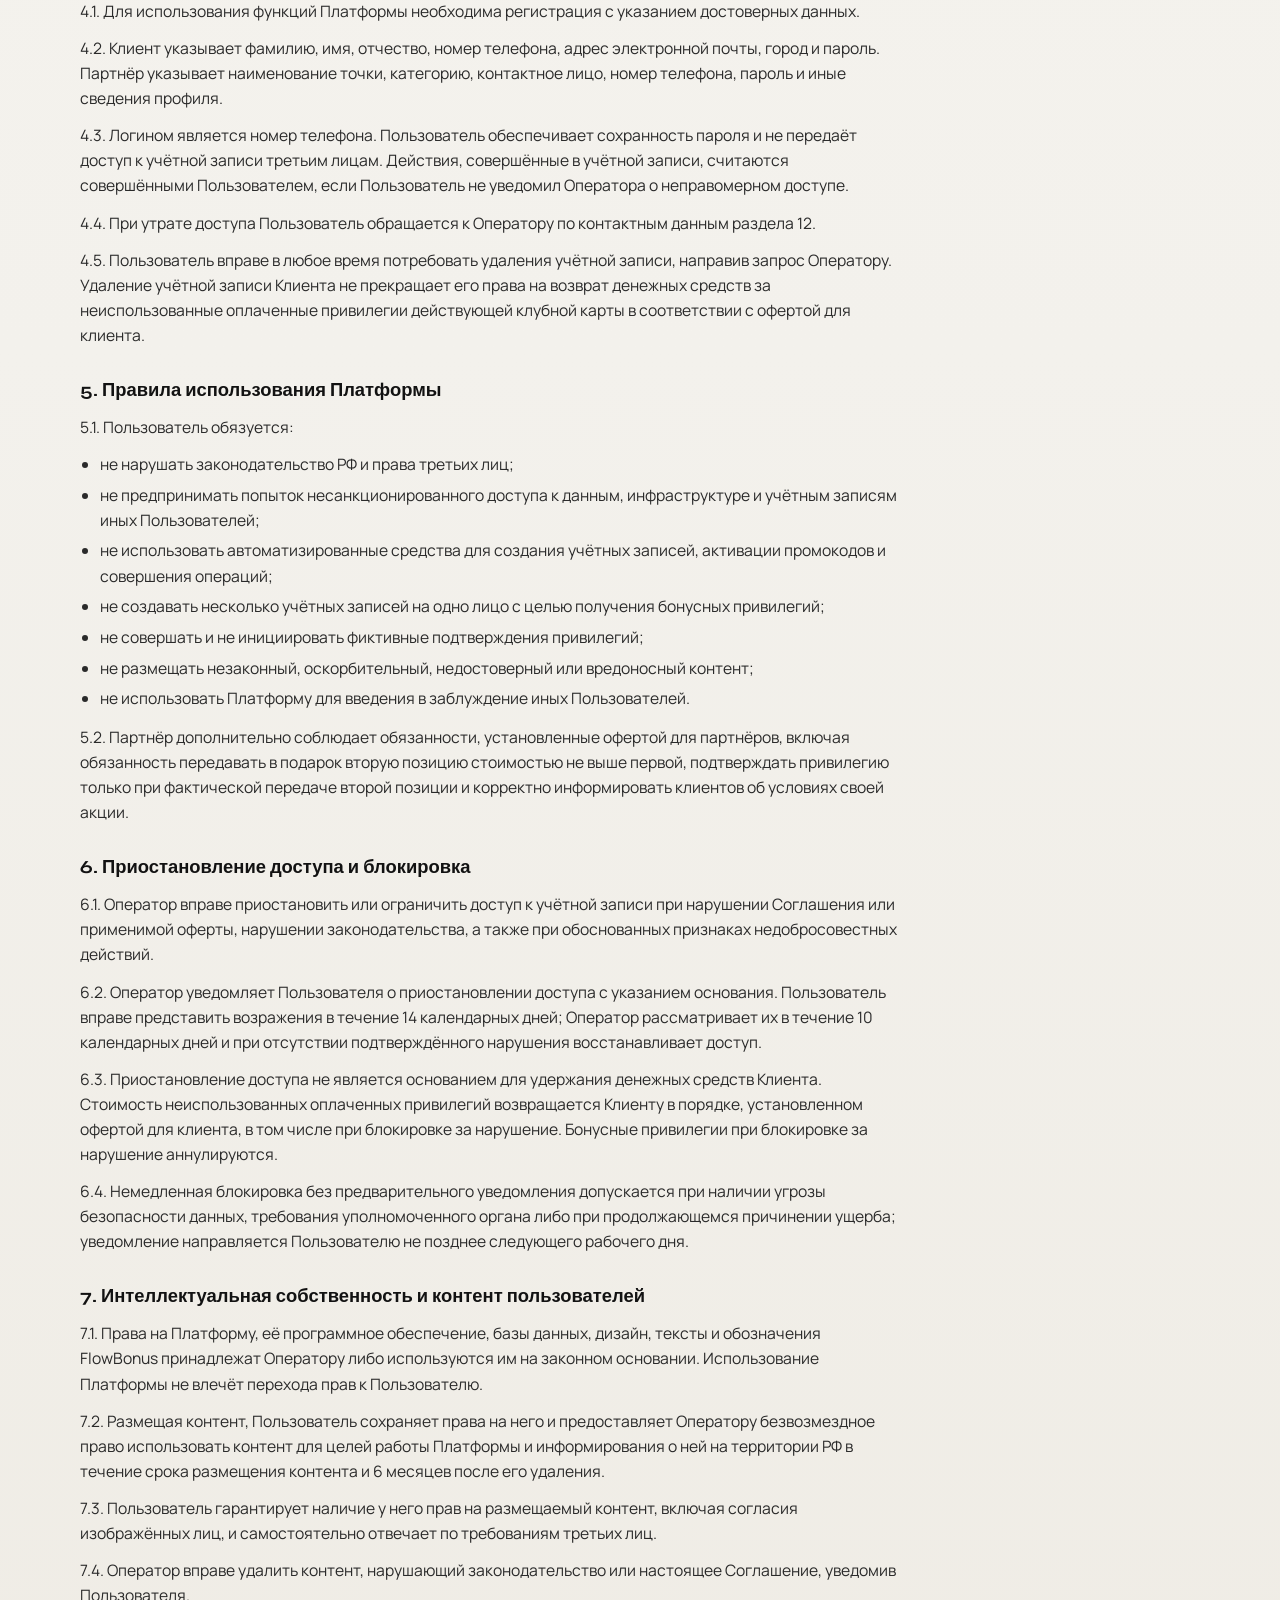
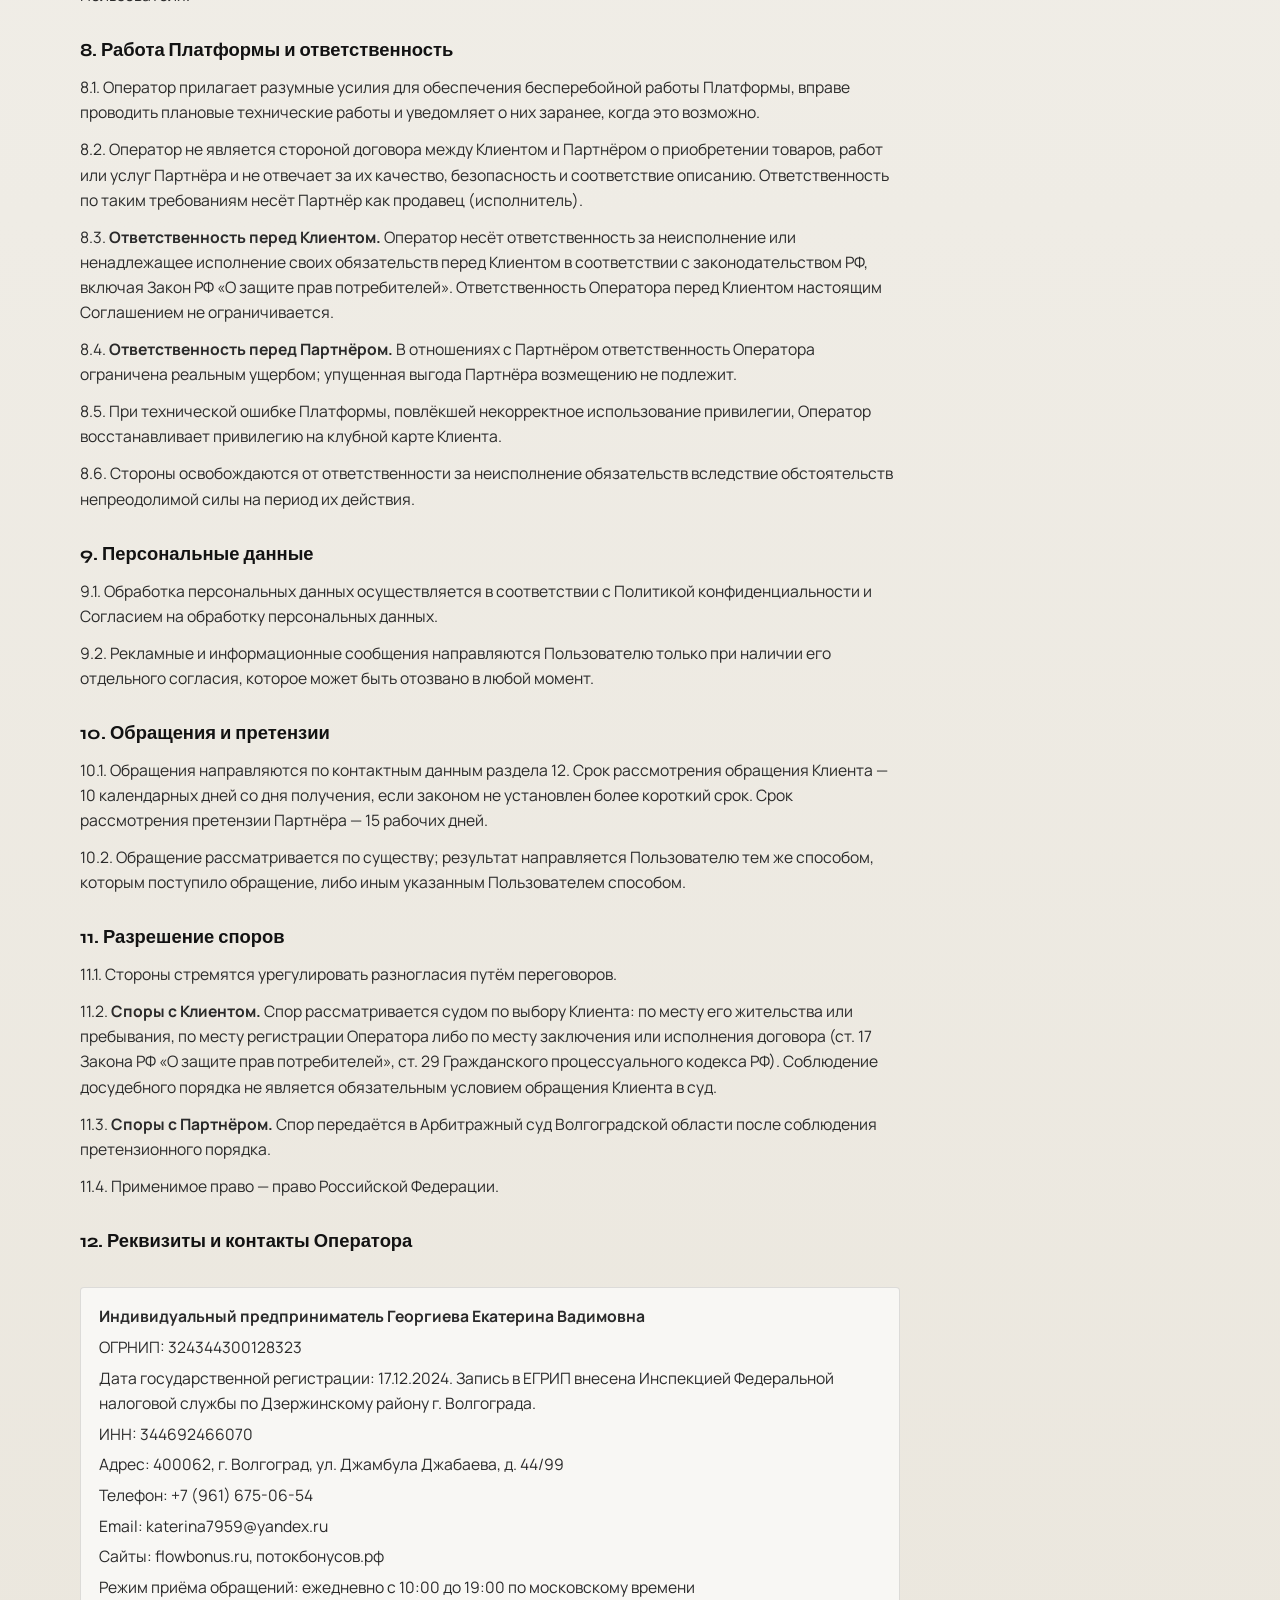
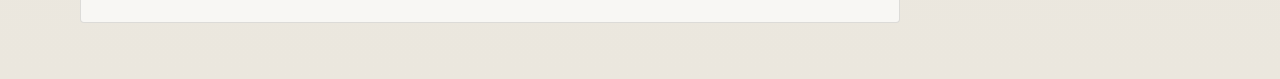
<file: legal/terms.html>
<!DOCTYPE html>
<html lang="ru">
<head>
  <meta charset="UTF-8" />
  <meta name="viewport" content="width=device-width, initial-scale=1.0" />
  <title>Пользовательское соглашение — FlowBonus</title>
  <link rel="icon" href="/assets/favicon.ico" sizes="any" />
  <link rel="preconnect" href="https://fonts.googleapis.com" />
  <link rel="preconnect" href="https://fonts.gstatic.com" crossorigin />
  <link href="https://fonts.googleapis.com/css2?family=Manrope:wght@400;500;600;700&family=Syne:wght@600;700;800&display=swap" rel="stylesheet" />
  <link rel="stylesheet" href="/css/styles.css" />
  <link rel="stylesheet" href="/css/legal.css" />
</head>
<body class="legal-body">
  <header class="site-header">
    <div class="container nav">
      <a class="logo" href="/">Flow<span>Bonus</span></a>
      <a class="btn btn-ghost" href="/">На главную</a>
    </div>
  </header>
  <main class="container legal-main">
    <article class="legal-doc">
      <nav class="legal-nav" aria-label="Документы">
        <a href="/legal/privacy.html">Политика</a>
        <a href="/legal/terms.html">Соглашение</a>
        <a href="/legal/offer-client.html">Оферта клиенту</a>
        <a href="/legal/offer-partner.html">Оферта партнёру</a>
        <a href="/legal/consent.html">Согласие на ПДн</a>
        <a href="/legal/marketing.html">Согласие на рассылки</a>
      </nav>
      <h1>Пользовательское соглашение</h1>
      <p class="legal-meta">платформа FlowBonus<br />Редакция 3 от 28.09.2026</p>

      <h2>1. Общие положения</h2>
      <p>1.1. Настоящее Пользовательское соглашение (далее — Соглашение) определяет условия использования платформы FlowBonus (далее — Платформа), размещённой по адресам <strong>https://flowbonus.ru</strong> и <strong>https://потокбонусов.рф</strong> (домены равнозначны).</p>
      <p>1.2. Владельцем и администратором Платформы является Индивидуальный предприниматель Георгиева Екатерина Вадимовна (ИНН 344692466070), далее — Оператор.</p>
      <p>1.3. Использование Платформы регулируется настоящим Соглашением, <a href="/legal/privacy.html">Политикой конфиденциальности</a> и применимой публичной офертой: <a href="/legal/offer-client.html">для клиента</a> или <a href="/legal/offer-partner.html">для партнёра</a>. При расхождении между Соглашением и офертой применяются условия соответствующей оферты.</p>
      <p>1.4. Регистрируясь на Платформе, Пользователь подтверждает, что ознакомился с условиями Соглашения и принимает их.</p>
      <p>1.5. Регистрация доступна лицам, достигшим 18 лет. Платформа не предназначена для использования несовершеннолетними и не осуществляет целенаправленный сбор данных лиц младше 18 лет. При выявлении учётной записи несовершеннолетнего Оператор удаляет её и относящиеся к ней персональные данные.</p>

      <h2>2. Изменение Соглашения</h2>
      <p>2.1. Оператор вправе изменять Соглашение. Новая редакция публикуется на Платформе с указанием номера редакции и даты.</p>
      <p>2.2. Об изменениях, затрагивающих права и обязанности Пользователя, Оператор уведомляет не менее чем за 10 календарных дней до вступления их в силу через Платформу и (или) по контактным данным Пользователя. Изменения не имеют обратной силы и не применяются к отношениям, возникшим до их вступления в силу.</p>
      <p>2.3. Предыдущие редакции Соглашения сохраняются Оператором и предоставляются Пользователю по запросу.</p>

      <h2>3. Термины</h2>
      <p>3.1. <strong>Платформа</strong> — веб-сервис FlowBonus, обеспечивающий доступ клиентов к клубу FlowBonus по клубной карте и информирование о партнёрах сети.</p>
      <p>3.2. <strong>Клиент</strong> — физическое лицо, зарегистрировавшее кабинет клиента для личных, семейных, домашних и иных нужд, не связанных с предпринимательской деятельностью.</p>
      <p>3.3. <strong>Партнёр</strong> — индивидуальный предприниматель или юридическое лицо, зарегистрировавшее кабинет партнёра.</p>
      <p>3.4. <strong>Пользователь</strong> — Клиент или Партнёр.</p>
      <p>3.5. <strong>Клубная карта</strong> — услуга Оператора по предоставлению Клиенту доступа к клубу FlowBonus на определённый срок с набором привилегий. <strong>Привилегия</strong> — входящее в состав клубной карты право Клиента один раз получить у партнёра вторую позицию той же или меньшей стоимости в подарок по акции партнёра. Привилегия не имеет денежной оценки, не является средством платежа, электронным средством платежа, электронными денежными средствами, денежным суррогатом или подарочным сертификатом, не передаётся между Пользователями и не обменивается на денежные средства. Порядок оформления клубной карты, использования привилегий и возврата установлен <a href="/legal/offer-client.html">офертой для клиента</a>.</p>
      <p>3.6. <strong>Учётная запись</strong> — совокупность данных Пользователя и настроек доступа к Платформе.</p>

      <h2>4. Регистрация и учётная запись</h2>
      <p>4.1. Для использования функций Платформы необходима регистрация с указанием достоверных данных.</p>
      <p>4.2. Клиент указывает фамилию, имя, отчество, номер телефона, адрес электронной почты, город и пароль. Партнёр указывает наименование точки, категорию, контактное лицо, номер телефона, пароль и иные сведения профиля.</p>
      <p>4.3. Логином является номер телефона. Пользователь обеспечивает сохранность пароля и не передаёт доступ к учётной записи третьим лицам. Действия, совершённые в учётной записи, считаются совершёнными Пользователем, если Пользователь не уведомил Оператора о неправомерном доступе.</p>
      <p>4.4. При утрате доступа Пользователь обращается к Оператору по контактным данным раздела 12.</p>
      <p>4.5. Пользователь вправе в любое время потребовать удаления учётной записи, направив запрос Оператору. Удаление учётной записи Клиента не прекращает его права на возврат денежных средств за неиспользованные оплаченные привилегии действующей клубной карты в соответствии с офертой для клиента.</p>

      <h2>5. Правила использования Платформы</h2>
      <p>5.1. Пользователь обязуется:</p>
      <ul>
        <li>не нарушать законодательство РФ и права третьих лиц;</li>
        <li>не предпринимать попыток несанкционированного доступа к данным, инфраструктуре и учётным записям иных Пользователей;</li>
        <li>не использовать автоматизированные средства для создания учётных записей, активации промокодов и совершения операций;</li>
        <li>не создавать несколько учётных записей на одно лицо с целью получения бонусных привилегий;</li>
        <li>не совершать и не инициировать фиктивные подтверждения привилегий;</li>
        <li>не размещать незаконный, оскорбительный, недостоверный или вредоносный контент;</li>
        <li>не использовать Платформу для введения в заблуждение иных Пользователей.</li>
      </ul>
      <p>5.2. Партнёр дополнительно соблюдает обязанности, установленные офертой для партнёров, включая обязанность передавать в подарок вторую позицию стоимостью не выше первой, подтверждать привилегию только при фактической передаче второй позиции и корректно информировать клиентов об условиях своей акции.</p>

      <h2>6. Приостановление доступа и блокировка</h2>
      <p>6.1. Оператор вправе приостановить или ограничить доступ к учётной записи при нарушении Соглашения или применимой оферты, нарушении законодательства, а также при обоснованных признаках недобросовестных действий.</p>
      <p>6.2. Оператор уведомляет Пользователя о приостановлении доступа с указанием основания. Пользователь вправе представить возражения в течение 14 календарных дней; Оператор рассматривает их в течение 10 календарных дней и при отсутствии подтверждённого нарушения восстанавливает доступ.</p>
      <p>6.3. Приостановление доступа не является основанием для удержания денежных средств Клиента. Стоимость неиспользованных оплаченных привилегий возвращается Клиенту в порядке, установленном офертой для клиента, в том числе при блокировке за нарушение. Бонусные привилегии при блокировке за нарушение аннулируются.</p>
      <p>6.4. Немедленная блокировка без предварительного уведомления допускается при наличии угрозы безопасности данных, требования уполномоченного органа либо при продолжающемся причинении ущерба; уведомление направляется Пользователю не позднее следующего рабочего дня.</p>

      <h2>7. Интеллектуальная собственность и контент пользователей</h2>
      <p>7.1. Права на Платформу, её программное обеспечение, базы данных, дизайн, тексты и обозначения FlowBonus принадлежат Оператору либо используются им на законном основании. Использование Платформы не влечёт перехода прав к Пользователю.</p>
      <p>7.2. Размещая контент, Пользователь сохраняет права на него и предоставляет Оператору безвозмездное право использовать контент для целей работы Платформы и информирования о ней на территории РФ в течение срока размещения контента и 6 месяцев после его удаления.</p>
      <p>7.3. Пользователь гарантирует наличие у него прав на размещаемый контент, включая согласия изображённых лиц, и самостоятельно отвечает по требованиям третьих лиц.</p>
      <p>7.4. Оператор вправе удалить контент, нарушающий законодательство или настоящее Соглашение, уведомив Пользователя.</p>

      <h2>8. Работа Платформы и ответственность</h2>
      <p>8.1. Оператор прилагает разумные усилия для обеспечения бесперебойной работы Платформы, вправе проводить плановые технические работы и уведомляет о них заранее, когда это возможно.</p>
      <p>8.2. Оператор не является стороной договора между Клиентом и Партнёром о приобретении товаров, работ или услуг Партнёра и не отвечает за их качество, безопасность и соответствие описанию. Ответственность по таким требованиям несёт Партнёр как продавец (исполнитель).</p>
      <p>8.3. <strong>Ответственность перед Клиентом.</strong> Оператор несёт ответственность за неисполнение или ненадлежащее исполнение своих обязательств перед Клиентом в соответствии с законодательством РФ, включая Закон РФ «О защите прав потребителей». Ответственность Оператора перед Клиентом настоящим Соглашением не ограничивается.</p>
      <p>8.4. <strong>Ответственность перед Партнёром.</strong> В отношениях с Партнёром ответственность Оператора ограничена реальным ущербом; упущенная выгода Партнёра возмещению не подлежит.</p>
      <p>8.5. При технической ошибке Платформы, повлёкшей некорректное использование привилегии, Оператор восстанавливает привилегию на клубной карте Клиента.</p>
      <p>8.6. Стороны освобождаются от ответственности за неисполнение обязательств вследствие обстоятельств непреодолимой силы на период их действия.</p>

      <h2>9. Персональные данные</h2>
      <p>9.1. Обработка персональных данных осуществляется в соответствии с <a href="/legal/privacy.html">Политикой конфиденциальности</a> и <a href="/legal/consent.html">Согласием на обработку персональных данных</a>.</p>
      <p>9.2. Рекламные и информационные сообщения направляются Пользователю только при наличии его отдельного <a href="/legal/marketing.html">согласия</a>, которое может быть отозвано в любой момент.</p>

      <h2>10. Обращения и претензии</h2>
      <p>10.1. Обращения направляются по контактным данным раздела 12. Срок рассмотрения обращения Клиента — 10 календарных дней со дня получения, если законом не установлен более короткий срок. Срок рассмотрения претензии Партнёра — 15 рабочих дней.</p>
      <p>10.2. Обращение рассматривается по существу; результат направляется Пользователю тем же способом, которым поступило обращение, либо иным указанным Пользователем способом.</p>

      <h2>11. Разрешение споров</h2>
      <p>11.1. Стороны стремятся урегулировать разногласия путём переговоров.</p>
      <p>11.2. <strong>Споры с Клиентом.</strong> Спор рассматривается судом по выбору Клиента: по месту его жительства или пребывания, по месту регистрации Оператора либо по месту заключения или исполнения договора (ст. 17 Закона РФ «О защите прав потребителей», ст. 29 Гражданского процессуального кодекса РФ). Соблюдение досудебного порядка не является обязательным условием обращения Клиента в суд.</p>
      <p>11.3. <strong>Споры с Партнёром.</strong> Спор передаётся в Арбитражный суд Волгоградской области после соблюдения претензионного порядка.</p>
      <p>11.4. Применимое право — право Российской Федерации.</p>

      <h2>12. Реквизиты и контакты Оператора</h2>
      <div class="legal-requisites">
        <p><strong>Индивидуальный предприниматель Георгиева Екатерина Вадимовна</strong></p>
        <p>ОГРНИП: 324344300128323</p>
        <p>Дата государственной регистрации: 17.12.2024. Запись в ЕГРИП внесена Инспекцией Федеральной налоговой службы по Дзержинскому району г. Волгограда.</p>
        <p>ИНН: 344692466070</p>
        <p>Адрес: 400062, г. Волгоград, ул. Джамбула Джабаева, д. 44/99</p>
        <p>Телефон: <a href="tel:+79616750654">+7 (961) 675-06-54</a></p>
        <p>Email: <a href="mailto:katerina7959@yandex.ru">katerina7959@yandex.ru</a></p>
        <p>Сайты: <a href="https://flowbonus.ru">flowbonus.ru</a>, <a href="https://потокбонусов.рф">потокбонусов.рф</a></p>
        <p>Режим приёма обращений: ежедневно с 10:00 до 19:00 по московскому времени</p>
      </div>
    </article>
  </main>
</body>
</html>
</file>
<file: css/styles.css>
/* FlowBonus — design system */
:root {
  --ink: #121212;
  --ink-soft: #2a2a2a;
  --muted: #5c5c5c;
  --paper: #f3f1ec;
  --paper-2: #e8e4db;
  --gold: #c6a03a;
  --gold-bright: #e0bf5a;
  --gold-deep: #8f7320;
  --line: rgba(18, 18, 18, 0.12);
  --white: #ffffff;
  --radius: 4px;
  --font-display: "Syne", sans-serif;
  --font-body: "Manrope", sans-serif;
  --space: clamp(1rem, 3vw, 2rem);
  --max: 1120px;
  --ease: cubic-bezier(0.22, 1, 0.36, 1);
}

*,
*::before,
*::after {
  box-sizing: border-box;
}

html {
  scroll-behavior: smooth;
}

body {
  margin: 0;
  font-family: var(--font-body);
  color: var(--ink);
  background:
    radial-gradient(1200px 600px at 10% -10%, rgba(198, 160, 58, 0.14), transparent 55%),
    radial-gradient(900px 500px at 100% 0%, rgba(198, 160, 58, 0.08), transparent 50%),
    linear-gradient(180deg, #f7f5f0 0%, var(--paper) 40%, #ebe7de 100%);
  line-height: 1.55;
  min-height: 100vh;
}

img {
  max-width: 100%;
  display: block;
}

a {
  color: inherit;
  text-decoration: none;
}

button,
.btn {
  font: inherit;
}

.container {
  width: min(100% - 2 * var(--space), var(--max));
  margin-inline: auto;
}

/* Header */
.site-header {
  position: sticky;
  top: 0;
  z-index: 40;
  backdrop-filter: blur(14px);
  background: rgba(243, 241, 236, 0.82);
  border-bottom: 1px solid var(--line);
}

.nav {
  display: flex;
  align-items: center;
  justify-content: space-between;
  gap: 1rem;
  padding: 0.85rem 0;
}

.logo {
  display: inline-flex;
  align-items: center;
  gap: 0.65rem;
  font-family: var(--font-display);
  font-weight: 700;
  font-size: 1.15rem;
  letter-spacing: -0.02em;
}

.logo span {
  color: var(--gold-deep);
}

.logo-mark {
  width: 36px;
  height: 36px;
  object-fit: cover;
  object-position: center 18%;
  border-radius: 50%;
}

.nav-links {
  display: flex;
  align-items: center;
  gap: 1.25rem;
  list-style: none;
  margin: 0;
  padding: 0;
  font-size: 0.95rem;
}

.nav-links a {
  color: var(--ink-soft);
  transition: color 0.2s var(--ease);
}

.nav-links a:hover,
.nav-links a.is-active {
  color: var(--ink);
}

.nav-toggle {
  display: none;
  border: 1px solid var(--line);
  background: transparent;
  padding: 0.45rem 0.7rem;
  cursor: pointer;
}

/* Buttons */
.btn {
  display: inline-flex;
  align-items: center;
  justify-content: center;
  gap: 0.5rem;
  padding: 0.85rem 1.35rem;
  border-radius: var(--radius);
  border: 1px solid transparent;
  font-weight: 650;
  letter-spacing: -0.01em;
  cursor: pointer;
  transition: transform 0.25s var(--ease), background 0.25s var(--ease), color 0.25s var(--ease), border-color 0.25s var(--ease);
}

.btn:hover {
  transform: translateY(-2px);
}

.btn-primary {
  background: linear-gradient(135deg, #f3e4b0, var(--gold-bright));
  color: var(--ink);
  border-color: rgba(143, 115, 32, 0.35);
}

.btn-primary:hover {
  filter: brightness(1.04);
}

.btn-gold {
  background: linear-gradient(135deg, var(--gold), var(--gold-bright));
  color: var(--ink);
}

.btn-gold:hover {
  filter: brightness(1.05);
}

.btn-ghost {
  background: transparent;
  border-color: var(--ink);
  color: var(--ink);
}

.btn-ghost:hover {
  background: var(--ink);
  color: var(--white);
}

.btn-on-dark {
  border-color: rgba(255, 255, 255, 0.85);
  color: var(--white);
}

.btn-on-dark:hover {
  background: var(--white);
  color: var(--ink);
}

.btn-row {
  display: flex;
  flex-wrap: wrap;
  gap: 0.75rem;
}

/* Hero */
.hero {
  position: relative;
  min-height: min(92vh, 860px);
  display: grid;
  align-items: end;
  overflow: hidden;
  isolation: isolate;
  --wipe-x: 72%;
  --wipe-y: 42%;
  --wipe-size: 0px;
  background: #fff;
}

.hero-media {
  position: absolute;
  inset: 0;
  z-index: 0;
}

.hero-media img {
  width: 100%;
  height: 100%;
  object-fit: cover;
  object-position: center 35%;
  transform: scale(1.02);
  animation: heroDrift 18s var(--ease) infinite alternate;
}

.hero-wipe {
  position: absolute;
  inset: 0;
  z-index: 1;
  pointer-events: none;
  background: #ffffff;
  -webkit-mask-image: radial-gradient(
    circle var(--wipe-size) at var(--wipe-x) var(--wipe-y),
    transparent 0%,
    transparent 55%,
    #000 72%
  );
  mask-image: radial-gradient(
    circle var(--wipe-size) at var(--wipe-x) var(--wipe-y),
    transparent 0%,
    transparent 55%,
    #000 72%
  );
  transition: none;
}

.hero.is-revealed .hero-wipe {
  -webkit-mask-image: radial-gradient(
    circle var(--wipe-size) at var(--wipe-x) var(--wipe-y),
    transparent 0%,
    transparent 62%,
    #000 100%
  );
  mask-image: radial-gradient(
    circle var(--wipe-size) at var(--wipe-x) var(--wipe-y),
    transparent 0%,
    transparent 62%,
    #000 100%
  );
}

/* Dark readable zone like previous hero — text stays visible over logo */
.hero-scrim {
  position: absolute;
  inset: 0;
  z-index: 2;
  pointer-events: none;
  background:
    linear-gradient(
      90deg,
      rgba(12, 12, 12, 0.88) 0%,
      rgba(12, 12, 12, 0.72) 34%,
      rgba(12, 12, 12, 0.28) 58%,
      transparent 78%
    ),
    linear-gradient(
      180deg,
      rgba(12, 12, 12, 0.25) 0%,
      transparent 35%,
      rgba(12, 12, 12, 0.45) 100%
    );
}

.hero-content {
  position: relative;
  z-index: 3;
  padding: clamp(5rem, 12vh, 8rem) 0 clamp(2.5rem, 6vh, 4rem);
  color: var(--white);
  max-width: 640px;
}

.brand-lockup {
  font-family: var(--font-display);
  font-size: clamp(2.8rem, 8vw, 5.2rem);
  font-weight: 800;
  letter-spacing: -0.045em;
  line-height: 0.95;
  margin: 0 0 1rem;
  animation: riseIn 0.9s var(--ease) both;
  text-shadow: 0 2px 24px rgba(0, 0, 0, 0.35);
}

.brand-lockup em {
  font-style: normal;
  color: var(--gold-bright);
}

.hero-lead {
  margin: 0 0 0.65rem;
  font-size: clamp(1.25rem, 2.6vw, 1.75rem);
  font-weight: 650;
  letter-spacing: -0.02em;
  animation: riseIn 0.9s var(--ease) 0.08s both;
}

.hero-text {
  margin: 0 0 1.75rem;
  color: rgba(255, 255, 255, 0.84);
  font-size: 1.05rem;
  max-width: 36ch;
  animation: riseIn 0.9s var(--ease) 0.16s both;
}

.hero-content .btn-row {
  animation: riseIn 0.9s var(--ease) 0.24s both;
}

.page-hero {
  padding: clamp(3.5rem, 8vh, 5.5rem) 0 2.5rem;
}

.page-hero h1 {
  font-family: var(--font-display);
  font-size: clamp(2.4rem, 6vw, 4rem);
  line-height: 1.05;
  letter-spacing: -0.04em;
  margin: 0 0 1rem;
  max-width: 14ch;
}

.page-hero p {
  margin: 0;
  max-width: 42ch;
  color: var(--muted);
  font-size: 1.1rem;
}

.eyebrow {
  display: inline-block;
  margin-bottom: 0.85rem;
  font-size: 0.8rem;
  font-weight: 700;
  letter-spacing: 0.12em;
  text-transform: uppercase;
  color: var(--gold-deep);
}

/* Sections */
section {
  padding: clamp(3.5rem, 8vh, 5.5rem) 0;
}

.section-head {
  margin-bottom: 2rem;
  max-width: 40rem;
}

.section-head h2 {
  font-family: var(--font-display);
  font-size: clamp(1.8rem, 4vw, 2.6rem);
  letter-spacing: -0.035em;
  line-height: 1.1;
  margin: 0 0 0.75rem;
}

.section-head p {
  margin: 0;
  color: var(--muted);
  font-size: 1.05rem;
}

.split {
  display: grid;
  grid-template-columns: 1.1fr 0.9fr;
  gap: clamp(1.5rem, 4vw, 3rem);
  align-items: center;
}

.tp-block {
  border-top: 1px solid var(--line);
  border-bottom: 1px solid var(--line);
  padding: 2rem 0;
}

.tp-label {
  font-size: 0.78rem;
  font-weight: 700;
  letter-spacing: 0.14em;
  text-transform: uppercase;
  color: var(--gold-deep);
  margin-bottom: 0.75rem;
}

.tp-text {
  font-family: var(--font-display);
  font-size: clamp(1.5rem, 3.2vw, 2.15rem);
  letter-spacing: -0.03em;
  line-height: 1.2;
  margin: 0;
  max-width: 22ch;
}

.tp-text-wide {
  max-width: 18ch;
}

.tp-lead {
  font-family: var(--font-display);
  font-size: clamp(1.15rem, 2.1vw, 1.5rem);
  letter-spacing: -0.02em;
  line-height: 1.4;
  margin: 0;
  max-width: 42ch;
  color: var(--ink);
}

.tp-support {
  margin: 0.85rem 0 0;
  max-width: 48ch;
  color: var(--muted);
  font-size: 1.02rem;
  line-height: 1.55;
}

.steps {
  display: grid;
  grid-template-columns: repeat(3, 1fr);
  gap: 1.5rem;
  counter-reset: step;
}

.step {
  position: relative;
  padding-top: 2.5rem;
  border-top: 1px solid var(--line);
}

.step::before {
  counter-increment: step;
  content: "0" counter(step);
  position: absolute;
  top: 0.35rem;
  left: 0;
  font-family: var(--font-display);
  font-weight: 700;
  font-size: 0.95rem;
  color: var(--gold-deep);
}

.step h3 {
  margin: 0 0 0.5rem;
  font-size: 1.15rem;
  letter-spacing: -0.02em;
}

.step p {
  margin: 0;
  color: var(--muted);
  font-size: 0.98rem;
}

.audience-grid {
  display: grid;
  grid-template-columns: 1fr 1fr;
  gap: 1rem;
}

.audience-link {
  display: block;
  padding: 1.75rem 1.5rem;
  background: rgba(255, 255, 255, 0.55);
  border: 1px solid var(--line);
  border-radius: var(--radius);
  transition: border-color 0.25s var(--ease), transform 0.25s var(--ease), background 0.25s var(--ease);
}

.audience-link:hover {
  transform: translateY(-3px);
  border-color: rgba(198, 160, 58, 0.55);
  background: rgba(255, 255, 255, 0.85);
}

.audience-link h3 {
  font-family: var(--font-display);
  font-size: 1.45rem;
  margin: 0 0 0.5rem;
  letter-spacing: -0.03em;
}

.audience-link p {
  margin: 0 0 1rem;
  color: var(--muted);
}

.audience-link .more {
  font-weight: 700;
  color: var(--gold-deep);
}

.categories {
  display: flex;
  flex-wrap: wrap;
  gap: 0.55rem 0.7rem;
}

.categories span {
  font-size: 0.92rem;
  color: var(--ink-soft);
  border-bottom: 1px solid rgba(198, 160, 58, 0.45);
  padding-bottom: 0.1rem;
}

.compare {
  display: grid;
  grid-template-columns: 1fr 1fr;
  gap: 1.25rem;
}

.compare-item {
  padding: 1.5rem 0;
  border-top: 1px solid var(--line);
}

.compare-item h3 {
  margin: 0 0 0.5rem;
  font-size: 1.1rem;
}

.compare-item p {
  margin: 0;
  color: var(--muted);
}

.cta-band {
  background: var(--ink);
  color: var(--white);
  border-radius: calc(var(--radius) + 4px);
  padding: clamp(2rem, 5vw, 3rem);
  display: grid;
  grid-template-columns: 1.4fr auto;
  gap: 1.5rem;
  align-items: center;
}

.cta-band h2 {
  font-family: var(--font-display);
  font-size: clamp(1.6rem, 3.5vw, 2.3rem);
  letter-spacing: -0.03em;
  margin: 0 0 0.5rem;
  line-height: 1.15;
}

.cta-band p {
  margin: 0;
  color: rgba(255, 255, 255, 0.72);
}

.feature-list {
  list-style: none;
  margin: 0;
  padding: 0;
  display: grid;
  gap: 1rem;
}

.feature-list li {
  padding-left: 1.1rem;
  border-left: 3px solid var(--gold);
}

.feature-list strong {
  display: block;
  margin-bottom: 0.2rem;
  font-size: 1.05rem;
}

.feature-list span {
  color: var(--muted);
  font-size: 0.98rem;
}

.coin-note {
  margin-top: 1.5rem;
  padding: 1.25rem 1.35rem;
  background: linear-gradient(135deg, rgba(198, 160, 58, 0.16), rgba(198, 160, 58, 0.05));
  border-left: 3px solid var(--gold);
}

.coin-note strong {
  display: block;
  margin-bottom: 0.35rem;
}

.coin-note p {
  margin: 0 0 0.55rem;
  font-size: 0.98rem;
  color: var(--ink-soft);
}

.coin-note p:last-child {
  margin-bottom: 0;
  color: var(--muted);
  font-size: 0.95rem;
}

.coin-note a {
  color: var(--gold-deep);
  text-decoration: underline;
  text-underline-offset: 0.15em;
}

.coin-note .inline-strong {
  display: inline;
  font-weight: 700;
  color: var(--ink);
}

/* FAQ */
.faq-list {
  display: grid;
  gap: 0.65rem;
  max-width: 820px;
}

.faq-item {
  border: 1px solid var(--line);
  border-radius: var(--radius);
  background: rgba(255, 255, 255, 0.62);
  overflow: hidden;
}

.faq-item summary {
  list-style: none;
  cursor: pointer;
  padding: 1.05rem 1.2rem;
  font-weight: 700;
  letter-spacing: -0.015em;
  display: flex;
  align-items: center;
  justify-content: space-between;
  gap: 1rem;
}

.faq-item summary::-webkit-details-marker {
  display: none;
}

.faq-item summary::after {
  content: "+";
  font-family: var(--font-display);
  font-size: 1.25rem;
  color: var(--gold-deep);
  flex-shrink: 0;
  transition: transform 0.25s var(--ease);
}

.faq-item[open] summary::after {
  content: "−";
}

.faq-body {
  padding: 0 1.2rem 1.2rem;
  color: var(--muted);
  border-top: 1px solid transparent;
}

.faq-item[open] .faq-body {
  border-top-color: var(--line);
  padding-top: 0.85rem;
}

.faq-body p {
  margin: 0 0 0.85rem;
  font-size: 0.98rem;
}

.faq-body p:last-child {
  margin-bottom: 0;
}

.faq-body strong {
  color: var(--ink);
}

.faq-price-list {
  list-style: none;
  margin: 0 0 0.85rem;
  padding: 0;
  display: grid;
  gap: 0.55rem;
}

.faq-price-list li {
  display: grid;
  gap: 0.15rem 0.75rem;
  grid-template-columns: auto 1fr;
  align-items: baseline;
  padding: 0.75rem 0.9rem;
  background: rgba(198, 160, 58, 0.08);
  border: 1px solid rgba(198, 160, 58, 0.22);
  border-radius: var(--radius);
}

.faq-price-pack {
  font-weight: 700;
  color: var(--ink);
}

.faq-price-sum {
  font-family: var(--font-display);
  font-weight: 700;
  font-size: 1.15rem;
  color: var(--gold-deep);
  justify-self: end;
}

.faq-price-note {
  grid-column: 1 / -1;
  font-size: 0.88rem;
  color: var(--muted);
}

.faq-body a {
  color: var(--gold-deep);
  text-decoration: underline;
  text-underline-offset: 0.15em;
}

.form-panel {
  background: rgba(255, 255, 255, 0.65);
  border: 1px solid var(--line);
  border-radius: var(--radius);
  padding: 1.5rem;
}

.form-panel h3 {
  margin: 0 0 0.35rem;
  font-family: var(--font-display);
  letter-spacing: -0.02em;
}

.form-panel > p {
  margin: 0 0 1.25rem;
  color: var(--muted);
  font-size: 0.95rem;
}

.form-grid {
  display: grid;
  gap: 0.85rem;
}

label {
  display: grid;
  gap: 0.35rem;
  font-size: 0.88rem;
  font-weight: 600;
}

input,
select,
textarea {
  width: 100%;
  padding: 0.75rem 0.85rem;
  border: 1px solid var(--line);
  border-radius: var(--radius);
  background: var(--white);
  font: inherit;
  color: var(--ink);
}

input:focus,
select:focus,
textarea:focus {
  outline: 2px solid rgba(198, 160, 58, 0.45);
  border-color: var(--gold);
}

textarea {
  min-height: 100px;
  resize: vertical;
}

.form-note {
  margin: 0.75rem 0 0;
  font-size: 0.82rem;
  color: var(--muted);
}

/* Modal */
.modal {
  position: fixed;
  inset: 0;
  z-index: 80;
  display: grid;
  place-items: center;
  padding: var(--space);
  overflow-y: auto;
  align-items: start;
}

.modal[hidden] {
  display: none;
}

.modal-backdrop {
  position: fixed;
  inset: 0;
  background: rgba(12, 12, 12, 0.55);
  backdrop-filter: blur(4px);
}

.modal-dialog {
  position: relative;
  z-index: 1;
  width: min(100%, 440px);
  max-height: calc(100vh - 2 * var(--space));
  overflow-y: auto;
  -webkit-overflow-scrolling: touch;
  margin: max(1.5rem, 4vh) auto;
  background: var(--white);
  border: 1px solid var(--line);
  border-radius: calc(var(--radius) + 4px);
  padding: 1.6rem 1.5rem 1.5rem;
  box-shadow: 0 18px 50px rgba(0, 0, 0, 0.18);
  animation: riseIn 0.35s var(--ease) both;
}

.modal-dialog h3 {
  margin: 0 0 0.35rem;
  font-family: var(--font-display);
  font-size: 1.45rem;
  letter-spacing: -0.02em;
}

.modal-dialog > p {
  margin: 0 0 1.2rem;
  color: var(--muted);
  font-size: 0.95rem;
}

.modal-close {
  position: absolute;
  top: 0.7rem;
  right: 0.8rem;
  border: 0;
  background: transparent;
  font-size: 1.5rem;
  line-height: 1;
  color: var(--muted);
  cursor: pointer;
  padding: 0.25rem 0.4rem;
}

.modal-close:hover {
  color: var(--ink);
}

.modal .form-grid .btn {
  width: 100%;
  margin-top: 0.25rem;
}

.link-support {
  border: 0;
  background: transparent;
  color: var(--gold-deep);
  font: inherit;
  font-size: 0.9rem;
  font-weight: 650;
  cursor: pointer;
  text-align: left;
  padding: 0;
}

.link-support:hover {
  text-decoration: underline;
}

.login-role-switch {
  display: grid;
  grid-template-columns: 1fr 1fr;
  gap: 0.4rem;
  margin: 0 0 0.85rem;
}

.login-role {
  border: 1px solid var(--line);
  background: rgba(255, 255, 255, 0.8);
  border-radius: var(--radius);
  padding: 0.55rem 0.7rem;
  font: inherit;
  font-weight: 700;
  cursor: pointer;
  color: var(--muted);
}

.login-role.is-active {
  color: var(--ink);
  border-color: rgba(198, 160, 58, 0.55);
  background: linear-gradient(135deg, rgba(198, 160, 58, 0.18), rgba(198, 160, 58, 0.05));
}

body.modal-open {
  overflow: hidden;
}

.site-footer {
  border-top: 1px solid var(--line);
  padding: 2rem 0 2.5rem;
  color: var(--muted);
  font-size: 0.92rem;
}

.footer-inner {
  display: flex;
  flex-wrap: wrap;
  justify-content: space-between;
  gap: 1rem;
}

.footer-links {
  display: flex;
  gap: 1rem;
  flex-wrap: wrap;
}

.footer-legal {
  display: flex;
  flex-wrap: wrap;
  gap: 0.4rem 0.85rem;
  margin-top: 0.65rem;
  font-size: 0.85rem;
}

.footer-legal a {
  color: var(--muted);
  text-decoration: underline;
  text-underline-offset: 0.12em;
}

.footer-contacts {
  margin-top: 0.55rem;
  font-size: 0.88rem;
  color: var(--muted);
  line-height: 1.5;
}

.footer-contacts a {
  color: var(--gold-deep);
}

/* Network showcase on landing */
.network-head {
  display: flex;
  flex-direction: column;
  align-items: stretch;
  gap: 0.55rem;
  margin-bottom: 0.35rem;
  max-width: none;
  width: 100%;
}

.network-head-row {
  display: flex;
  flex-wrap: nowrap;
  align-items: center;
  justify-content: space-between;
  gap: 0.75rem 1.25rem;
  width: 100%;
}

.network-head-row h2 {
  margin: 0;
}

.network-lead {
  margin: 0;
  max-width: 36rem;
  color: var(--muted);
  font-size: 1.02rem;
  line-height: 1.5;
}

.network-stat-tile {
  position: relative;
  width: 5.4rem;
  height: 5.4rem;
  flex-shrink: 0;
  padding: 0;
  border: 1px solid rgba(198, 160, 58, 0.38);
  border-radius: 16px;
  overflow: hidden;
  isolation: isolate;
  background: #f4f1ea;
  cursor: pointer;
  box-shadow: 0 10px 24px rgba(18, 18, 18, 0.06);
  --wipe-x: 50%;
  --wipe-y: 50%;
  --wipe-size: 18px;
}

.network-stat-tile:focus-visible {
  outline: 2px solid var(--gold);
  outline-offset: 3px;
}

.network-stat-reveal {
  position: absolute;
  inset: 0;
  z-index: 0;
  display: flex;
  flex-direction: column;
  align-items: center;
  justify-content: center;
  gap: 0.2rem;
  background:
    radial-gradient(circle at 30% 25%, rgba(224, 191, 90, 0.35), transparent 55%),
    linear-gradient(155deg, #171717 0%, #2a2110 55%, #121212 100%);
  color: #fff;
}

.network-stat-reveal strong {
  font-family: var(--font-display);
  font-size: 1.55rem;
  font-weight: 800;
  letter-spacing: -0.04em;
  line-height: 1;
  color: var(--gold-bright);
  text-shadow: 0 2px 14px rgba(0, 0, 0, 0.35);
}

.network-stat-caption {
  font-size: 0.62rem;
  font-weight: 700;
  letter-spacing: 0.08em;
  text-transform: uppercase;
  color: rgba(255, 255, 255, 0.72);
}

.network-stat-wipe {
  position: absolute;
  inset: 0;
  z-index: 1;
  display: grid;
  place-items: center;
  pointer-events: none;
  background:
    linear-gradient(145deg, rgba(255, 255, 255, 0.72), rgba(247, 245, 240, 0.96)),
    #f7f5f0;
  -webkit-mask-image: radial-gradient(
    circle var(--wipe-size) at var(--wipe-x) var(--wipe-y),
    transparent 0%,
    transparent 55%,
    #000 74%
  );
  mask-image: radial-gradient(
    circle var(--wipe-size) at var(--wipe-x) var(--wipe-y),
    transparent 0%,
    transparent 55%,
    #000 74%
  );
}

.network-stat-cover-label {
  font-size: 0.68rem;
  font-weight: 700;
  letter-spacing: 0.12em;
  text-transform: uppercase;
  color: var(--muted);
}

.network-stat-tile.is-open .network-stat-cover-label {
  opacity: 0;
  transition: opacity 0.2s ease;
}

.network-grid {
  display: grid;
  grid-template-columns: repeat(auto-fill, minmax(min(100%, 280px), 1fr));
  gap: 1rem;
  margin-top: 0.85rem;
}

.network-grid.is-single {
  grid-template-columns: min(100%, 380px);
}

.network-card {
  overflow: hidden;
  border: 1px solid var(--line);
  border-radius: 12px;
  background: rgba(255, 255, 255, 0.82);
  box-shadow: 0 10px 28px rgba(18, 18, 18, 0.05);
}

.network-visual {
  position: relative;
  height: 188px;
  background: #1a1a1a;
}

.network-visual::after {
  content: "";
  position: absolute;
  inset: auto 0 0;
  height: 42%;
  z-index: 1;
  pointer-events: none;
  background: linear-gradient(180deg, transparent, rgba(10, 10, 10, 0.55));
}

.network-carousel-track {
  width: 100%;
  height: 100%;
  overflow: hidden;
}

.network-carousel-track img {
  width: 100%;
  height: 100%;
  object-fit: cover;
  display: none;
}

.network-carousel-track img.is-active {
  display: block;
}

.network-carousel-btn {
  position: absolute;
  top: 50%;
  transform: translateY(-50%);
  z-index: 3;
  width: 2.1rem;
  height: 2.1rem;
  border: none;
  border-radius: 999px;
  background: rgba(255, 255, 255, 0.88);
  color: var(--ink);
  cursor: pointer;
  font-size: 1.1rem;
  line-height: 1;
}

.network-carousel-btn.prev {
  left: 0.65rem;
}

.network-carousel-btn.next {
  right: 0.65rem;
}

.network-carousel-dots {
  position: absolute;
  left: 0;
  right: 0;
  bottom: 2.35rem;
  display: flex;
  justify-content: center;
  gap: 0.35rem;
  z-index: 3;
}

.network-carousel-dots button {
  width: 0.45rem;
  height: 0.45rem;
  padding: 0;
  border: none;
  border-radius: 999px;
  background: rgba(255, 255, 255, 0.45);
  cursor: pointer;
}

.network-carousel-dots button.is-active {
  background: #fff;
  width: 0.85rem;
}

.network-chip {
  position: absolute;
  bottom: 0.7rem;
  z-index: 3;
  max-width: calc(50% - 1rem);
  padding: 0.28rem 0.7rem;
  border-radius: 999px;
  background: rgba(18, 18, 18, 0.55);
  border: 1px solid rgba(255, 255, 255, 0.22);
  color: #fff;
  font-size: 0.72rem;
  font-weight: 650;
  letter-spacing: 0.02em;
  line-height: 1.25;
  white-space: nowrap;
  overflow: hidden;
  text-overflow: ellipsis;
  pointer-events: none;
}

.network-chip-category {
  left: 0.7rem;
}

.network-chip-city {
  right: 0.7rem;
}

.network-body {
  padding: 0.85rem 0.95rem 1rem;
}

.network-body h3 {
  margin: 0 0 0.35rem;
  font-family: var(--font-display);
  font-size: 1.18rem;
  letter-spacing: -0.02em;
}

.network-desc {
  margin: 0;
  color: var(--ink-soft);
  font-size: 0.88rem;
  line-height: 1.45;
}

.network-divider {
  display: flex;
  align-items: center;
  gap: 0.45rem;
  margin: 0.85rem 0 0.8rem;
  color: rgba(18, 18, 18, 0.55);
}

.network-divider-line {
  flex: 1;
  height: 1px;
  background: currentColor;
  opacity: 0.55;
}

.network-divider-ornament {
  width: 2.85rem;
  height: 0.9rem;
  flex-shrink: 0;
  display: block;
}

.network-spend {
  display: flex;
  align-items: center;
  justify-content: space-between;
  gap: 0.75rem;
}

.network-spend-label {
  min-width: 0;
  color: var(--ink-soft);
  font-size: 0.84rem;
  font-weight: 500;
  line-height: 1.35;
}

.network-spend-value {
  flex-shrink: 0;
  display: inline-flex;
  align-items: center;
  gap: 0.3rem;
  padding: 0.32rem 0.58rem;
  border-radius: 999px;
  background: linear-gradient(135deg, rgba(224, 191, 90, 0.45), rgba(198, 160, 58, 0.18));
  border: 1px solid rgba(198, 160, 58, 0.4);
  font-family: var(--font-display);
  font-size: 1.05rem;
  font-weight: 800;
  letter-spacing: -0.03em;
  color: var(--ink);
}

.network-spend-value img {
  width: 1.05rem;
  height: 1.05rem;
}

.empty-state {
  margin: 1rem 0 0;
  color: var(--muted);
  font-size: 0.98rem;
}

.form-consent {
  display: flex;
  gap: 0.7rem;
  align-items: flex-start;
  width: 100%;
  max-width: 100%;
  box-sizing: border-box;
  margin: 0.35rem 0 0.15rem;
  padding: 0.75rem 0.85rem;
  border: 1px solid var(--line);
  border-radius: var(--radius);
  background: rgba(198, 160, 58, 0.06);
}

.form-consent input[type="checkbox"] {
  width: 1.15rem;
  height: 1.15rem;
  min-width: 1.15rem;
  margin: 0.15rem 0 0;
  padding: 0;
  flex-shrink: 0;
  accent-color: var(--gold-deep);
  cursor: pointer;
}

.form-consent-text {
  flex: 1 1 auto;
  min-width: 0;
  display: block;
  font-size: 0.86rem;
  font-weight: 500;
  line-height: 1.45;
  color: var(--ink-soft);
  cursor: pointer;
}

.form-consent-text a {
  color: var(--gold-deep);
  text-decoration: underline;
  text-underline-offset: 0.12em;
}

/* Motion helpers */
.reveal {
  opacity: 0;
  transform: translateY(18px);
  transition: opacity 0.7s var(--ease), transform 0.7s var(--ease);
}

.reveal.is-visible {
  opacity: 1;
  transform: none;
}

@keyframes riseIn {
  from {
    opacity: 0;
    transform: translateY(22px);
  }
  to {
    opacity: 1;
    transform: none;
  }
}

@keyframes heroDrift {
  from {
    transform: scale(1.02) translate3d(0, 0, 0);
  }
  to {
    transform: scale(1.06) translate3d(-1.5%, -1%, 0);
  }
}

/* Responsive */
@media (prefers-reduced-motion: reduce) {
  .hero-media img {
    animation: none;
  }

  .reveal {
    opacity: 1;
    transform: none;
    transition: none;
  }

  .brand-lockup,
  .hero-lead,
  .hero-text,
  .hero-content .btn-row {
    animation: none;
  }
}

@media (max-width: 860px) {
  .nav-toggle {
    display: inline-flex;
  }

  .nav-links {
    display: none;
    position: absolute;
    top: 100%;
    left: 0;
    right: 0;
    flex-direction: column;
    align-items: stretch;
    gap: 0;
    padding: 0.5rem var(--space) 1rem;
    background: rgba(243, 241, 236, 0.97);
    border-bottom: 1px solid var(--line);
  }

  .nav-links.is-open {
    display: flex;
  }

  .nav-links li {
    border-top: 1px solid var(--line);
  }

  .nav-links a {
    display: block;
    padding: 0.85rem 0;
  }

  .split,
  .steps,
  .audience-grid,
  .compare,
  .cta-band {
    grid-template-columns: 1fr;
  }

  .hero {
    min-height: min(88vh, 760px);
  }

  .hero-scrim {
    background:
      linear-gradient(
        180deg,
        rgba(12, 12, 12, 0.55) 0%,
        rgba(12, 12, 12, 0.35) 40%,
        rgba(12, 12, 12, 0.78) 100%
      );
  }

  .brand-lockup {
    font-size: clamp(2.2rem, 9vw, 3.2rem);
    padding-right: 0.12em;
  }

  .hero-content .btn-row {
    max-width: 320px;
  }
}
</file>
<file: css/mobile.css>
/**
 * FlowBonus — мобильная версия публичных страниц
 * Редактируйте этот файл отдельно от desktop (styles.css).
 * Активно при ширине ≤ 768px.
 */

:root {
  --m-safe-bottom: env(safe-area-inset-bottom, 0px);
  --m-safe-top: env(safe-area-inset-top, 0px);
  --m-touch: 44px;
}

@media (max-width: 768px) {
  body {
    padding-bottom: calc(0.5rem + var(--m-safe-bottom));
    overflow-x: hidden;
  }

  .container {
    width: min(100% - 1.75rem, var(--max));
  }

  .site-header {
    padding-top: var(--m-safe-top);
    /* backdrop-filter ломает fixed-меню внутри хедера */
    backdrop-filter: none;
    -webkit-backdrop-filter: none;
    background: rgba(247, 245, 240, 0.97);
    overflow: visible;
  }

  .nav {
    padding: 0.55rem 0;
    gap: 0.5rem;
    position: relative;
  }

  .logo {
    font-size: 1rem;
    gap: 0.45rem;
    min-width: 0;
  }

  .logo-mark {
    width: 30px;
    height: 30px;
    flex-shrink: 0;
  }

  .nav-toggle {
    display: inline-flex;
    align-items: center;
    justify-content: center;
    flex-shrink: 0;
    min-width: var(--m-touch);
    min-height: 40px;
    padding: 0.4rem 0.75rem;
    border-radius: var(--radius);
    border: 1px solid var(--line);
    background: #fff;
    font-weight: 650;
    font-size: 0.88rem;
    z-index: 120;
  }

  /* Меню переносится в body через mobile.js — класс .m-nav-drawer */
  .nav-links.m-nav-drawer,
  body > .nav-links {
    display: none;
    position: fixed;
    inset: 0;
    z-index: 100;
    flex-direction: column;
    align-items: stretch;
    gap: 0;
    margin: 0;
    list-style: none;
    padding: calc(4.5rem + var(--m-safe-top)) 1.35rem calc(1.5rem + var(--m-safe-bottom));
    background:
      radial-gradient(900px 420px at 10% -10%, rgba(198, 160, 58, 0.18), transparent 55%),
      linear-gradient(180deg, #f7f5f0 0%, var(--paper) 45%, #ebe7de 100%);
    border: 0;
    overflow-y: auto;
    -webkit-overflow-scrolling: touch;
    animation: m-sheet-in 0.28s var(--ease);
  }

  .nav-links.m-nav-drawer.is-open,
  body > .nav-links.is-open {
    display: flex;
  }

  .nav-links.m-nav-drawer li,
  body > .nav-links li {
    border-top: 1px solid var(--line);
  }

  .nav-links.m-nav-drawer li:first-child,
  body > .nav-links li:first-child {
    border-top: 0;
  }

  .nav-links.m-nav-drawer a,
  body > .nav-links a {
    display: flex;
    align-items: center;
    min-height: 48px;
    padding: 0.85rem 0.1rem;
    font-size: 1.12rem;
    font-weight: 650;
    letter-spacing: -0.02em;
    color: var(--ink);
  }

  .nav-links.m-nav-drawer .btn,
  body > .nav-links .btn {
    width: 100%;
    margin-top: 0.4rem;
    justify-content: center;
    color: inherit;
  }

  .nav-links.m-nav-drawer .btn-primary,
  body > .nav-links .btn-primary {
    color: var(--ink);
  }

  body.m-nav-open {
    overflow: hidden;
  }

  body.m-nav-open .site-header {
    z-index: 110;
    background: rgba(247, 245, 240, 0.98);
  }

  /* —— Hero —— */
  .hero {
    min-height: min(72vh, 560px);
    border-radius: 0;
  }

  .hero-content {
    max-width: none;
    width: min(100% - 1.75rem, var(--max));
    margin-inline: auto;
    padding: clamp(4.25rem, 10vh, 5.5rem) 0 1.5rem;
    box-sizing: border-box;
  }

  .brand-lockup {
    font-size: clamp(1.7rem, 8.2vw, 2.35rem);
    letter-spacing: -0.03em;
    line-height: 1.05;
    margin: 0 0 0.75rem;
    max-width: 100%;
    padding-right: 0.15em; /* чтобы последняя «s» не обрезалась overflow:hidden у .hero */
    overflow-wrap: normal;
    word-break: keep-all;
  }

  .hero-lead {
    font-size: clamp(1.05rem, 4.2vw, 1.3rem);
    margin-bottom: 0.5rem;
  }

  .hero-text {
    font-size: 0.92rem;
    line-height: 1.5;
    max-width: 34ch;
    margin-bottom: 1.15rem;
  }

  .hero-content .btn-row {
    flex-direction: column;
    align-items: stretch;
    gap: 0.55rem;
    max-width: 280px;
  }

  .hero-content .btn {
    width: 100%;
    min-height: 42px;
    padding: 0.7rem 1rem;
    font-size: 0.92rem;
  }

  /* —— Типографика секций —— */
  .section,
  main > section {
    padding-block: 2rem;
  }

  .page-hero {
    padding: 2rem 0 1.5rem;
  }

  .page-hero h1 {
    font-size: clamp(1.65rem, 7vw, 2.2rem);
    max-width: 16ch;
  }

  .page-hero p {
    font-size: 0.95rem;
  }

  .page-hero .btn-row {
    flex-direction: column;
    align-items: stretch;
    gap: 0.55rem;
    max-width: 300px;
  }

  .page-hero .btn {
    width: 100%;
    min-height: 42px;
    padding: 0.7rem 1rem;
    font-size: 0.92rem;
  }

  .section-head h2,
  .split h2 {
    font-size: clamp(1.4rem, 5.8vw, 1.85rem);
  }

  .section-head p {
    font-size: 0.92rem;
  }

  .btn {
    min-height: 42px;
    padding: 0.7rem 1.1rem;
    font-size: 0.92rem;
  }

  .btn:hover {
    transform: none;
  }

  .btn:active {
    transform: scale(0.98);
  }

  .btn-row {
    gap: 0.55rem;
  }

  /* —— FAQ компактнее —— */
  .faq-list {
    gap: 0.45rem;
    max-width: none;
  }

  .faq-item summary {
    min-height: 0;
    padding: 0.75rem 0.85rem;
    font-size: 0.9rem;
    line-height: 1.35;
    gap: 0.65rem;
  }

  .faq-item summary::after {
    font-size: 1.05rem;
  }

  .faq-body {
    padding: 0 0.85rem 0.85rem;
  }

  .faq-item[open] .faq-body {
    padding-top: 0.65rem;
  }

  .faq-body p {
    font-size: 0.86rem;
    line-height: 1.45;
    margin-bottom: 0.65rem;
  }

  /* —— Карточки / сетки —— */
  .step,
  .audience-card,
  .compare-col,
  .feature-list li,
  .tp-block {
    padding: 1rem;
  }

  .steps,
  .audience-grid,
  .compare {
    gap: 0.75rem;
  }

  /* —— Формы / модалки —— */
  .modal-dialog {
    width: min(100% - 1rem, 520px);
    max-height: calc(100vh - 1.25rem - var(--m-safe-top) - var(--m-safe-bottom));
    margin: calc(0.6rem + var(--m-safe-top)) auto calc(0.6rem + var(--m-safe-bottom));
    overflow-y: auto;
    padding: 1.15rem;
  }

  .auth-form label,
  form label {
    font-size: 0.9rem;
  }

  .auth-form input,
  form input:not([type="checkbox"]):not([type="radio"]),
  form select,
  form textarea {
    min-height: var(--m-touch);
    font-size: 16px;
  }

  .form-consent {
    align-items: flex-start;
  }

  .form-consent input[type="checkbox"] {
    width: 1.25rem;
    height: 1.25rem;
    min-width: 1.25rem;
    min-height: 1.25rem;
  }

  .form-consent-text {
    font-size: 0.84rem;
  }

  .form-panel {
    padding: 1.1rem;
  }

  .cta-band {
    padding: 1.5rem 1.1rem;
  }

  .cta-band .btn-row {
    flex-direction: column;
    align-items: stretch;
    max-width: 300px;
  }

  .cta-band .btn {
    width: 100%;
  }

  .coin-note {
    padding: 1rem;
    font-size: 0.9rem;
  }

  .network-head {
    gap: 0.45rem;
  }

  .network-head-row {
    align-items: center;
    gap: 0.75rem;
    flex-wrap: nowrap;
  }

  .network-head-row h2 {
    font-size: clamp(1.55rem, 7vw, 1.9rem);
  }

  .network-stat-tile {
    width: 4.6rem;
    height: 4.6rem;
    border-radius: 14px;
  }

  .network-stat-reveal strong {
    font-size: 1.3rem;
  }

  .network-stat-caption,
  .network-stat-cover-label {
    font-size: 0.58rem;
  }

  .network-lead {
    font-size: 0.95rem;
  }

  .network-visual {
    height: 168px;
  }

  .network-chip {
    max-width: calc(50% - 0.7rem);
    font-size: 0.64rem;
    padding: 0.22rem 0.5rem;
    bottom: 0.5rem;
  }

  .network-carousel-dots {
    bottom: 2.05rem;
  }

  .network-body h3 {
    font-size: 1.08rem;
  }

  .network-desc {
    font-size: 0.84rem;
  }

  .network-divider-ornament {
    width: 2.5rem;
  }

  .network-spend {
    gap: 0.55rem;
  }

  .network-spend-label {
    font-size: 0.8rem;
  }

  .network-spend-value {
    font-size: 0.98rem;
    padding: 0.3rem 0.52rem;
  }
}

@keyframes m-sheet-in {
  from {
    opacity: 0;
    transform: translateY(10px);
  }
  to {
    opacity: 1;
    transform: translateY(0);
  }
}

@media (max-width: 768px) and (prefers-reduced-motion: reduce) {
  .nav-links.m-nav-drawer,
  body > .nav-links {
    animation: none;
  }
}

/* Очень узкие экраны */
@media (max-width: 360px) {
  .brand-lockup {
    font-size: 1.55rem;
  }

  .hero-content .btn-row,
  .page-hero .btn-row,
  .cta-band .btn-row {
    max-width: none;
  }

  .faq-item summary {
    font-size: 0.84rem;
    padding: 0.65rem 0.75rem;
  }
}
</file>
<file: css/legal.css>
/* Legal document pages */
.legal-body {
  min-height: 100vh;
}

.legal-main {
  padding: 2rem 0 3.5rem;
}

.legal-doc {
  max-width: 820px;
}

.legal-doc h1 {
  font-family: var(--font-display);
  font-size: clamp(1.6rem, 3vw, 2.1rem);
  letter-spacing: -0.03em;
  margin: 0 0 0.5rem;
}

.legal-meta {
  color: var(--muted);
  font-size: 0.92rem;
  margin: 0 0 1.75rem;
}

.legal-doc h2 {
  font-family: var(--font-display);
  font-size: 1.15rem;
  margin: 1.75rem 0 0.65rem;
}

.legal-doc h3 {
  font-size: 1rem;
  margin: 1.1rem 0 0.4rem;
}

.legal-doc p,
.legal-doc li {
  color: var(--ink-soft);
  font-size: 0.98rem;
  line-height: 1.6;
}

.legal-doc p {
  margin: 0 0 0.75rem;
}

.legal-doc ul,
.legal-doc ol {
  margin: 0 0 0.85rem;
  padding-left: 1.25rem;
}

.legal-doc li {
  margin-bottom: 0.35rem;
}

.legal-doc table {
  width: 100%;
  border-collapse: collapse;
  margin: 0.75rem 0 1rem;
  font-size: 0.95rem;
}

.legal-doc th,
.legal-doc td {
  border: 1px solid var(--line);
  padding: 0.55rem 0.7rem;
  text-align: left;
  vertical-align: top;
}

.legal-doc th {
  background: rgba(198, 160, 58, 0.1);
  font-weight: 700;
}

.legal-nav {
  display: flex;
  flex-wrap: wrap;
  gap: 0.65rem 1rem;
  margin: 0 0 1.5rem;
  font-size: 0.9rem;
}

.legal-nav a {
  color: var(--gold-deep);
  text-decoration: underline;
  text-underline-offset: 0.15em;
}

.legal-requisites {
  margin-top: 2rem;
  padding: 1rem 1.15rem;
  border: 1px solid var(--line);
  background: rgba(255, 255, 255, 0.65);
  border-radius: var(--radius);
}

.legal-requisites p {
  margin: 0 0 0.35rem;
}

.form-consent {
  display: flex;
  gap: 0.7rem;
  align-items: flex-start;
  width: 100%;
  max-width: 100%;
  box-sizing: border-box;
  margin: 0.35rem 0 0.15rem;
  padding: 0.75rem 0.85rem;
  border: 1px solid var(--line);
  border-radius: var(--radius);
  background: rgba(198, 160, 58, 0.06);
}

.form-consent input[type="checkbox"] {
  width: 1.15rem;
  height: 1.15rem;
  min-width: 1.15rem;
  margin: 0.15rem 0 0;
  padding: 0;
  flex-shrink: 0;
  accent-color: var(--gold-deep);
  cursor: pointer;
}

.form-consent-text {
  flex: 1 1 auto;
  min-width: 0;
  font-size: 0.86rem;
  font-weight: 500;
  line-height: 1.45;
  color: var(--ink-soft);
  cursor: pointer;
}

.form-consent-text a {
  color: var(--gold-deep);
  text-decoration: underline;
  text-underline-offset: 0.12em;
}

.site-footer .footer-legal {
  display: flex;
  flex-wrap: wrap;
  gap: 0.4rem 0.85rem;
  margin-top: 0.65rem;
  font-size: 0.85rem;
}

.site-footer .footer-legal a {
  color: var(--muted);
  text-decoration: underline;
  text-underline-offset: 0.12em;
}

.site-footer .footer-contacts {
  margin-top: 0.55rem;
  font-size: 0.88rem;
  color: var(--muted);
  line-height: 1.5;
}

.site-footer .footer-contacts a {
  color: var(--gold-deep);
}

@media (max-width: 720px) {
  .footer-inner {
    flex-direction: column;
    align-items: flex-start;
    gap: 1rem;
  }
}
</file>
